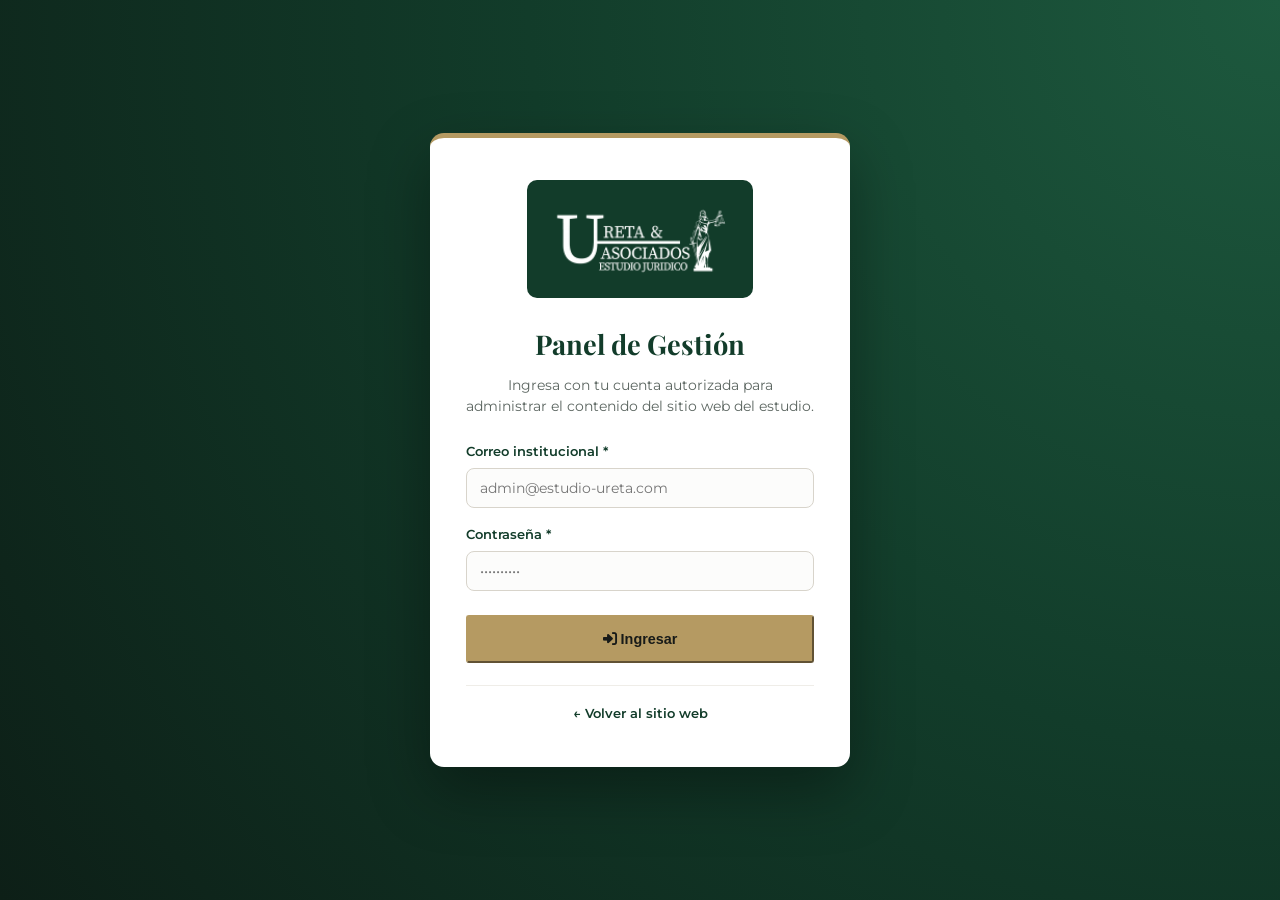
<file: admin.html>
<!DOCTYPE html>
<html lang="es">
<head>
    <meta charset="UTF-8">
    <meta name="viewport" content="width=device-width, initial-scale=1.0">
    <title>Panel de Gestión | Estudio Jurídico Ureta & Asociados</title>
    <link rel="preconnect" href="https://fonts.googleapis.com">
    <link rel="preconnect" href="https://fonts.gstatic.com" crossorigin>
    <link href="https://fonts.googleapis.com/css2?family=Montserrat:wght@400;500;600;700&family=Playfair+Display:wght@600;700&display=swap" rel="stylesheet">
    <link rel="stylesheet" href="https://cdnjs.cloudflare.com/ajax/libs/font-awesome/6.5.1/css/all.min.css">
    <link rel="stylesheet" href="css/styles.css">
    <style>
        :root {
            --adm-verde: #123c2a;
            --adm-verde-oscuro: #0c291d;
            --adm-esmeralda: #238d41;
            --adm-dorado: #b59a62;
            --adm-dorado-suave: #f7f3ea;
            --adm-fondo: #f4f2ee;
            --adm-borde: #e5e1d8;
            --adm-texto: #1e2421;
            --adm-texto-suave: #5c6661;
        }

        * { box-sizing: border-box; }

        body {
            background-color: var(--adm-fondo);
            color: var(--adm-texto);
            font-family: 'Montserrat', sans-serif;
            margin: 0;
        }

        /* ================= LOGIN ================= */
        .admin-login-screen {
            min-height: 100vh;
            display: flex;
            align-items: center;
            justify-content: center;
            background: radial-gradient(circle at top right, #1d593e 0%, #123c2a 48%, #0d1f17 100%);
            padding: 24px;
        }

        .admin-login-box {
            background: #ffffff;
            width: 100%;
            max-width: 420px;
            padding: 42px 36px;
            border-radius: 14px;
            border-top: 5px solid var(--adm-dorado);
            box-shadow: 0 24px 60px rgba(0, 0, 0, 0.35);
            text-align: center;
        }

        .admin-login-logo {
            background: var(--adm-verde);
            padding: 14px 22px;
            border-radius: 10px;
            display: inline-block;
            margin-bottom: 18px;
        }

        .admin-login-logo img {
            height: 46px;
            width: auto;
            display: block;
        }

        .admin-login-box h2 {
            font-family: 'Playfair Display', serif;
            color: var(--adm-verde);
            margin: 0 0 8px;
            font-size: 1.7rem;
        }

        .admin-login-box p {
            color: var(--adm-texto-suave);
            font-size: 0.88rem;
            margin: 0 0 24px;
            line-height: 1.5;
        }

        .admin-login-box .form-group {
            text-align: left;
            margin-bottom: 16px;
        }

        /* ================= ESTRUCTURA GENERAL ================= */
        .admin-app-layout {
            display: none;
            grid-template-columns: 268px 1fr;
            min-height: 100vh;
        }

        .admin-sidebar {
            background: linear-gradient(180deg, #123c2a 0%, #0d2a1e 100%);
            color: #ffffff;
            display: flex;
            flex-direction: column;
            border-right: 1px solid rgba(181, 154, 98, 0.35);
            position: sticky;
            top: 0;
            height: 100vh;
            overflow-y: auto;
        }

        .admin-sidebar::-webkit-scrollbar { width: 5px; }
        .admin-sidebar::-webkit-scrollbar-thumb { background: rgba(181, 154, 98, 0.35); border-radius: 10px; }

        .admin-sidebar-header {
            padding: 22px 18px 18px;
            border-bottom: 1px solid rgba(255, 255, 255, 0.1);
            text-align: center;
        }

        .admin-sidebar-header img {
            height: 44px;
            width: auto;
            margin: 0 auto 8px;
            display: block;
        }

        .admin-sidebar-header span {
            font-size: 0.72rem;
            letter-spacing: 1.5px;
            text-transform: uppercase;
            color: var(--adm-dorado);
            font-weight: 700;
        }

        .admin-nav-list {
            padding: 14px 12px;
            display: flex;
            flex-direction: column;
            gap: 3px;
            flex: 1;
        }

        .admin-nav-group {
            font-size: 0.67rem;
            text-transform: uppercase;
            letter-spacing: 1.5px;
            color: rgba(181, 154, 98, 0.85);
            font-weight: 700;
            padding: 14px 12px 5px;
        }

        .admin-tab-btn {
            background: transparent;
            border: none;
            color: #e9e6e0;
            text-align: left;
            padding: 10px 13px;
            border-radius: 8px;
            font-family: 'Montserrat', sans-serif;
            font-size: 0.85rem;
            font-weight: 500;
            cursor: pointer;
            display: flex;
            align-items: center;
            gap: 11px;
            transition: all 0.2s ease;
        }

        .admin-tab-btn i {
            width: 18px;
            text-align: center;
            color: var(--adm-dorado);
            font-size: 0.92rem;
        }

        .admin-tab-btn:hover {
            background: rgba(255, 255, 255, 0.08);
            color: #ffffff;
        }

        .admin-tab-btn.active {
            background: var(--adm-dorado);
            color: #141c18;
            font-weight: 700;
            box-shadow: 0 4px 12px rgba(0, 0, 0, 0.22);
        }

        .admin-tab-btn.active i {
            color: #141c18;
        }

        .admin-sidebar-footer {
            padding: 14px 14px 18px;
            border-top: 1px solid rgba(255, 255, 255, 0.1);
            display: flex;
            flex-direction: column;
            gap: 8px;
        }

        /* ================= CABECERA Y CONTENIDO ================= */
        .admin-main-area {
            display: flex;
            flex-direction: column;
            min-width: 0;
        }

        .admin-topbar {
            background: rgba(255, 255, 255, 0.96);
            backdrop-filter: blur(8px);
            padding: 16px 32px;
            border-bottom: 1px solid var(--adm-borde);
            display: flex;
            justify-content: space-between;
            align-items: center;
            flex-wrap: wrap;
            gap: 14px;
            position: sticky;
            top: 0;
            z-index: 40;
        }

        .admin-topbar-title h1 {
            font-family: 'Playfair Display', serif;
            font-size: 1.55rem;
            color: var(--adm-verde);
            margin: 0;
            line-height: 1.2;
        }

        .admin-topbar-title small {
            color: var(--adm-texto-suave);
            font-size: 0.78rem;
            display: block;
            margin-top: 2px;
        }

        .admin-topbar-actions {
            display: flex;
            align-items: center;
            gap: 10px;
            flex-wrap: wrap;
        }

        .admin-user-pill {
            background: var(--adm-dorado-suave);
            color: var(--adm-verde);
            padding: 8px 15px;
            border-radius: 50px;
            font-size: 0.81rem;
            font-weight: 600;
            border: 1px solid rgba(181, 154, 98, 0.45);
            display: inline-flex;
            align-items: center;
            gap: 7px;
        }

        .admin-content-body {
            padding: 28px 32px 48px;
            max-width: 1320px;
            width: 100%;
            margin: 0 auto;
        }

        .admin-tab-panel { display: none; animation: admFade 0.2s ease; }
        .admin-tab-panel.active { display: block; }

        @keyframes admFade {
            from { opacity: 0; transform: translateY(4px); }
            to { opacity: 1; transform: translateY(0); }
        }

        /* ================= DASHBOARD / RESUMEN ================= */
        .welcome-banner {
            background: linear-gradient(125deg, #123c2a 0%, #1b543c 65%, #103223 100%);
            color: #ffffff;
            padding: 26px 30px;
            border-radius: 14px;
            margin-bottom: 24px;
            display: flex;
            justify-content: space-between;
            align-items: center;
            flex-wrap: wrap;
            gap: 18px;
            border-left: 5px solid var(--adm-dorado);
            box-shadow: 0 10px 26px rgba(18, 60, 42, 0.14);
        }

        .welcome-banner h2 {
            font-family: 'Playfair Display', serif;
            font-size: 1.55rem;
            margin: 0 0 6px;
            color: #ffffff;
        }

        .welcome-banner p {
            margin: 0;
            font-size: 0.88rem;
            color: #e6e0db;
            max-width: 620px;
            line-height: 1.55;
        }

        .welcome-quick-btns {
            display: flex;
            gap: 10px;
            flex-wrap: wrap;
        }

        .kpi-grid {
            display: grid;
            grid-template-columns: repeat(3, 1fr);
            gap: 16px;
            margin-bottom: 26px;
        }

        .kpi-card {
            background: #ffffff;
            padding: 20px;
            border-radius: 12px;
            border: 1px solid var(--adm-borde);
            box-shadow: 0 4px 14px rgba(18, 60, 42, 0.04);
            display: flex;
            align-items: center;
            gap: 15px;
            cursor: pointer;
            transition: transform 0.2s ease, box-shadow 0.2s ease, border-color 0.2s ease;
        }

        .kpi-card:hover {
            transform: translateY(-3px);
            border-color: var(--adm-dorado);
            box-shadow: 0 10px 24px rgba(18, 60, 42, 0.09);
        }

        .kpi-icon {
            width: 48px;
            height: 48px;
            border-radius: 12px;
            background: var(--adm-dorado-suave);
            color: var(--adm-verde);
            display: flex;
            align-items: center;
            justify-content: center;
            font-size: 1.2rem;
            flex-shrink: 0;
            border: 1px solid rgba(181, 154, 98, 0.35);
        }

        .kpi-card.alert-kpi .kpi-icon {
            background: #fef3c7;
            color: #92400e;
            border-color: #f59e0b;
        }

        .kpi-meta span {
            font-size: 0.76rem;
            color: var(--adm-texto-suave);
            font-weight: 600;
            display: block;
            margin-bottom: 3px;
        }

        .kpi-meta strong {
            font-size: 1.75rem;
            color: var(--adm-verde);
            font-family: 'Playfair Display', serif;
            line-height: 1.1;
        }

        .dashboard-two-col {
            display: grid;
            grid-template-columns: 1fr 1fr;
            gap: 20px;
        }

        .recent-item {
            display: flex;
            justify-content: space-between;
            align-items: flex-start;
            gap: 12px;
            padding: 12px 0;
            border-bottom: 1px solid #efede8;
        }

        .recent-item:last-child { border-bottom: none; padding-bottom: 0; }
        .recent-item strong { color: var(--adm-verde); font-size: 0.88rem; display: block; }
        .recent-item small { color: var(--adm-texto-suave); font-size: 0.78rem; }

        /* ================= SUB-PESTAÑAS Y TARJETAS ================= */
        .subtab-bar {
            display: inline-flex;
            gap: 6px;
            flex-wrap: wrap;
            margin-bottom: 22px;
            background: #ffffff;
            padding: 6px;
            border-radius: 10px;
            border: 1px solid var(--adm-borde);
            box-shadow: 0 2px 8px rgba(18, 60, 42, 0.04);
        }

        .subtab-btn {
            background: transparent;
            border: none;
            color: var(--adm-texto-suave);
            padding: 9px 16px;
            border-radius: 7px;
            font-family: 'Montserrat', sans-serif;
            font-weight: 600;
            font-size: 0.83rem;
            cursor: pointer;
            display: inline-flex;
            align-items: center;
            gap: 7px;
            transition: all 0.2s ease;
        }

        .subtab-btn:hover {
            background: var(--adm-fondo);
            color: var(--adm-verde);
        }

        .subtab-btn.active {
            background: var(--adm-verde);
            color: #ffffff;
            box-shadow: 0 3px 10px rgba(18, 60, 42, 0.2);
        }

        .subtab-panel { display: none; }
        .subtab-panel.active { display: block; }

        .admin-card {
            background: #ffffff;
            padding: 26px 28px;
            border-radius: 12px;
            border: 1px solid var(--adm-borde);
            box-shadow: 0 4px 16px rgba(18, 60, 42, 0.04);
            margin-bottom: 22px;
        }

        .admin-card h3 {
            font-family: 'Playfair Display', serif;
            color: var(--adm-verde);
            font-size: 1.25rem;
            margin: 0 0 18px;
            padding-bottom: 12px;
            border-bottom: 1px solid #efede8;
            display: flex;
            align-items: center;
            justify-content: space-between;
            gap: 10px;
        }

        /* ================= FORMULARIOS ================= */
        .form-row-2 {
            display: grid;
            grid-template-columns: 1fr 1fr;
            gap: 18px;
        }

        .form-group {
            margin-bottom: 16px;
        }

        .form-group label {
            display: block;
            font-size: 0.81rem;
            font-weight: 600;
            color: var(--adm-verde);
            margin-bottom: 6px;
        }

        .form-group input[type="text"],
        .form-group input[type="email"],
        .form-group input[type="password"],
        .form-group input[type="url"],
        .form-group input[type="date"],
        .form-group input[type="number"],
        .form-group select,
        .form-group textarea {
            width: 100%;
            padding: 10px 13px;
            border: 1.5px solid #d8d4cb;
            border-radius: 8px;
            font-family: 'Montserrat', sans-serif;
            font-size: 0.88rem;
            color: var(--adm-texto);
            background: #fcfcfb;
            transition: border-color 0.2s ease, box-shadow 0.2s ease, background 0.2s ease;
        }

        .form-group input:focus,
        .form-group select:focus,
        .form-group textarea:focus {
            outline: none;
            border-color: var(--adm-dorado);
            background: #ffffff;
            box-shadow: 0 0 0 3px rgba(181, 154, 98, 0.18);
        }

        .upload-img-inline {
            margin-top: 8px;
            display: flex;
            align-items: center;
            gap: 12px;
            flex-wrap: wrap;
        }

        .btn-upload-soft {
            background: #eef4f0;
            color: var(--adm-verde);
            border: 1px solid #c5d9cd;
            padding: 7px 14px;
            border-radius: 7px;
            font-size: 0.8rem;
            font-weight: 600;
            cursor: pointer;
            display: inline-flex;
            align-items: center;
            gap: 7px;
            margin: 0 !important;
            transition: all 0.2s ease;
        }

        .btn-upload-soft:hover {
            background: var(--adm-verde);
            color: #ffffff;
            border-color: var(--adm-verde);
        }

        .helper-note {
            font-size: 0.82rem;
            color: var(--adm-texto-suave);
            background: var(--adm-dorado-suave);
            border-left: 3px solid var(--adm-dorado);
            padding: 10px 14px;
            border-radius: 0 8px 8px 0;
            margin-bottom: 16px;
        }

        /* Checks de especialidades en Staff */
        .checks-especialidades-grid {
            display: grid;
            grid-template-columns: repeat(auto-fill, minmax(225px, 1fr));
            gap: 10px;
            padding: 14px;
            background: #f9f8f5;
            border: 1.5px solid #e2ded5;
            border-radius: 10px;
        }

        .check-esp-item {
            display: flex !important;
            align-items: center;
            gap: 10px;
            padding: 10px 12px;
            background: #ffffff;
            border: 1.5px solid #d8d4cb;
            border-radius: 8px;
            cursor: pointer;
            font-size: 0.83rem;
            font-weight: 600;
            color: var(--adm-texto);
            transition: all 0.2s ease;
            margin: 0 !important;
        }

        .check-esp-item:hover { border-color: var(--adm-dorado); }
        .check-esp-item input[type="checkbox"] {
            width: 17px !important;
            height: 17px !important;
            margin: 0;
            accent-color: var(--adm-verde);
            cursor: pointer;
        }

        .check-esp-item:has(input:checked) {
            background: #eef7f1;
            border-color: var(--adm-verde);
            color: var(--adm-verde);
        }

        /* ================= TABLAS Y BOTONES DE ACCIÓN ================= */
        .table-responsive { overflow-x: auto; }

        .admin-table {
            width: 100%;
            border-collapse: collapse;
            font-size: 0.85rem;
        }

        .admin-table th {
            background: #f7f5f0;
            color: var(--adm-verde);
            text-align: left;
            padding: 12px 14px;
            font-weight: 700;
            font-size: 0.77rem;
            text-transform: uppercase;
            letter-spacing: 0.5px;
            border-bottom: 2px solid var(--adm-borde);
        }

        .admin-table td {
            padding: 13px 14px;
            border-bottom: 1px solid #efede8;
            vertical-align: middle;
        }

        .admin-table tbody tr:hover {
            background: #faf9f6;
        }

        .badge-status,
        .badge {
            display: inline-block;
            padding: 4px 11px;
            border-radius: 50px;
            font-size: 0.74rem;
            font-weight: 700;
        }

        .badge-active,
        .badge-success {
            background: #dcfce7;
            color: #166534;
        }

        .badge-hidden,
        .badge-secondary {
            background: #fee2e2;
            color: #991b1b;
        }

        .btn-sm-action,
        .btn-sm {
            background: #f6f4ef;
            border: 1px solid #d8d4cb;
            color: var(--adm-verde);
            padding: 6px 11px;
            border-radius: 6px;
            font-size: 0.78rem;
            font-weight: 600;
            cursor: pointer;
            margin-right: 4px;
            margin-bottom: 4px;
            transition: all 0.18s ease;
        }

        .btn-sm-action:hover,
        .btn-sm.btn-edit:hover {
            background: var(--adm-dorado);
            color: #141c18;
            border-color: var(--adm-dorado);
        }

        .btn-sm.btn-delete {
            color: #b91c1c;
            border-color: #fecaca;
            background: #fef2f2;
        }

        .btn-sm.btn-delete:hover {
            background: #dc2626;
            color: #ffffff;
            border-color: #dc2626;
        }

        @media (max-width: 1180px) {
            .kpi-grid { grid-template-columns: repeat(2, 1fr); }
            .dashboard-two-col { grid-template-columns: 1fr; }
        }

        @media (max-width: 960px) {
            .admin-app-layout { grid-template-columns: 1fr; }
            .admin-sidebar { position: static; height: auto; }
            .admin-nav-list { flex-direction: row; flex-wrap: wrap; }
            .admin-nav-group { width: 100%; }
            .form-row-2 { grid-template-columns: 1fr; }
            .admin-content-body { padding: 20px 16px; }
            .admin-topbar { padding: 14px 16px; }
        }

        @media (max-width: 560px) {
            .kpi-grid { grid-template-columns: 1fr; }
        }
    </style>
</head>
<body>

    <!-- =========================================================
         PANTALLA DE INICIO DE SESIÓN
         ========================================================= -->
    <div class="admin-login-screen" id="adminLoginScreen">
        <div class="admin-login-box">
            <div class="admin-login-logo">
                <img src="img/logo.png" alt="Estudio Jurídico Ureta & Asociados">
            </div>
            <h2>Panel de Gestión</h2>
            <p>Ingresa con tu cuenta autorizada para administrar el contenido del sitio web del estudio.</p>

            <form id="formLoginAdmin">
                <div class="form-group">
                    <label>Correo institucional *</label>
                    <input type="email" id="loginEmail" placeholder="admin@estudio-ureta.com" required>
                </div>
                <div class="form-group">
                    <label>Contraseña *</label>
                    <input type="password" id="loginPass" placeholder="••••••••••" required>
                </div>
                <button type="submit" class="btn btn-gold" style="width: 100%; justify-content: center; margin-top: 8px;">
                    <i class="fa-solid fa-right-to-bracket"></i> Ingresar
                </button>
                <p id="loginError" style="display: none; color: #dc2626; font-weight: 600; margin-top: 14px; font-size: 0.84rem;">
                    Correo o contraseña incorrectos. Intenta nuevamente.
                </p>
            </form>

            <div style="margin-top: 22px; border-top: 1px solid #efede8; padding-top: 14px;">
                <a href="index.html" style="color: #123c2a; font-size: 0.83rem; font-weight: 600; text-decoration: none;">
                    ← Volver al sitio web
                </a>
            </div>
        </div>
    </div>

    <!-- =========================================================
         INTERFAZ PRINCIPAL DEL PANEL DE GESTIÓN
         ========================================================= -->
    <div class="admin-app-layout" id="adminAppLayout">

        <!-- Menú Lateral Limpio -->
        <aside class="admin-sidebar">
            <div class="admin-sidebar-header">
                <img src="img/logo.png" alt="Estudio Jurídico Ureta & Asociados">
                <span>Gestión de Sitio Web</span>
            </div>

            <nav class="admin-nav-list">
                <button class="admin-tab-btn active" data-tab="tabDashboard"><i class="fa-solid fa-chart-pie"></i> Resumen</button>

                <span class="admin-nav-group">Sitio Web</span>
                <button class="admin-tab-btn" data-tab="tabPaginaInicio"><i class="fa-solid fa-house"></i> Inicio</button>
                <button class="admin-tab-btn" data-tab="tabConfig"><i class="fa-solid fa-building-columns"></i> Nosotros</button>
                <button class="admin-tab-btn" data-tab="tabAreas"><i class="fa-solid fa-scale-balanced"></i> Nuestras Áreas</button>
                <button class="admin-tab-btn" data-tab="tabStaff"><i class="fa-solid fa-user-tie"></i> Nuestro Staff</button>
                <button class="admin-tab-btn" data-tab="tabBlog"><i class="fa-solid fa-newspaper"></i> Artículos</button>
                <button class="admin-tab-btn" data-tab="tabEventos"><i class="fa-solid fa-calendar-days"></i> Eventos</button>
                <button class="admin-tab-btn" data-tab="tabHistorias"><i class="fa-solid fa-user-graduate"></i> De Practicante a Abogado</button>
                <button class="admin-tab-btn" data-tab="tabVacantes"><i class="fa-solid fa-briefcase"></i> Trabaja con Nosotros</button>
                <button class="admin-tab-btn" data-tab="tabContactos"><i class="fa-solid fa-envelope-open-text"></i> Contacto</button>

                <span class="admin-nav-group">Atención y Control</span>
                <button class="admin-tab-btn" data-tab="tabPostulaciones"><i class="fa-solid fa-file-pdf"></i> Postulaciones</button>
                <button class="admin-tab-btn" data-tab="tabTestimonios"><i class="fa-solid fa-comments"></i> Testimonios y Comentarios</button>
                <button class="admin-tab-btn" data-tab="tabUsuarios"><i class="fa-solid fa-users-gear"></i> Usuarios</button>
            </nav>

            <div class="admin-sidebar-footer">
                <a href="index.html" target="_blank" class="btn btn-gold" style="justify-content: center; font-size: 0.82rem; padding: 9px;">
                    <i class="fa-solid fa-arrow-up-right-from-square"></i> Ver sitio web
                </a>
                <button id="btnCerrarSesion" class="btn btn-primary-dark" style="justify-content: center; font-size: 0.82rem; padding: 9px; border-color: rgba(255,255,255,0.22) !important;">
                    <i class="fa-solid fa-power-off"></i> Cerrar sesión
                </button>
            </div>
        </aside>

        <!-- Área Principal -->
        <main class="admin-main-area">
            <header class="admin-topbar">
                <div class="admin-topbar-title">
                    <h1 id="adminSeccionTitulo">Resumen</h1>
                    <small id="adminFechaHoy">Estudio Jurídico Ureta & Asociados</small>
                </div>
                <div class="admin-topbar-actions">
                    <span class="admin-user-pill" id="adminNombreUsuario"><i class="fa-solid fa-user-shield"></i> Administrador Principal</span>
                    <button id="btnResetDatabase" class="btn btn-primary-dark" style="padding: 8px 15px; font-size: 0.8rem;">
                        <i class="fa-solid fa-rotate"></i> Actualizar datos
                    </button>
                </div>
            </header>

            <div class="admin-content-body">

                <!-- =====================================
                     RESUMEN GENERAL
                     ===================================== -->
                <section class="admin-tab-panel active" id="tabDashboard">
                    <div class="welcome-banner">
                        <div>
                            <h2>Bienvenido al Panel del Estudio</h2>
                            <p>Desde aquí puedes editar los textos, fotografías, abogados, artículos, eventos y revisar las consultas o postulaciones recibidas. Todo cambio guardado se refleja al instante en tu sitio web.</p>
                        </div>
                        <div class="welcome-quick-btns">
                            <button type="button" class="btn btn-gold" onclick="irASeccionAdmin('tabContactos')">
                                <i class="fa-solid fa-envelope-open-text"></i> Ver consultas
                            </button>
                            <button type="button" class="btn btn-outline-light" onclick="irASeccionAdmin('tabBlog')">
                                <i class="fa-solid fa-plus"></i> Nuevo artículo
                            </button>
                        </div>
                    </div>

                    <div class="kpi-grid">
                        <div class="kpi-card" onclick="irASeccionAdmin('tabAreas')">
                            <div class="kpi-icon"><i class="fa-solid fa-scale-balanced"></i></div>
                            <div class="kpi-meta">
                                <span>Especialidades activas</span>
                                <strong id="kpiTotalAreas">0</strong>
                            </div>
                        </div>
                        <div class="kpi-card" onclick="irASeccionAdmin('tabStaff')">
                            <div class="kpi-icon"><i class="fa-solid fa-user-tie"></i></div>
                            <div class="kpi-meta">
                                <span>Abogados en staff</span>
                                <strong id="kpiTotalAbogados">0</strong>
                            </div>
                        </div>
                        <div class="kpi-card" onclick="irASeccionAdmin('tabBlog')">
                            <div class="kpi-icon"><i class="fa-solid fa-newspaper"></i></div>
                            <div class="kpi-meta">
                                <span>Artículos publicados</span>
                                <strong id="kpiTotalBlog">0</strong>
                            </div>
                        </div>
                        <div class="kpi-card" onclick="irASeccionAdmin('tabEventos')">
                            <div class="kpi-icon"><i class="fa-solid fa-calendar-days"></i></div>
                            <div class="kpi-meta">
                                <span>Eventos publicados</span>
                                <strong id="kpiTotalEventos">0</strong>
                            </div>
                        </div>
                        <div class="kpi-card" onclick="irASeccionAdmin('tabContactos')">
                            <div class="kpi-icon"><i class="fa-solid fa-envelope-open-text"></i></div>
                            <div class="kpi-meta">
                                <span>Consultas recibidas</span>
                                <strong id="kpiTotalContactos">0</strong>
                            </div>
                        </div>
                        <div class="kpi-card" onclick="irASeccionAdmin('tabPostulaciones')">
                            <div class="kpi-icon"><i class="fa-solid fa-file-pdf"></i></div>
                            <div class="kpi-meta">
                                <span>Postulaciones recibidas</span>
                                <strong id="kpiTotalPostulaciones">0</strong>
                            </div>
                        </div>
                        <div class="kpi-card" onclick="irASeccionAdmin('tabVacantes')">
                            <div class="kpi-icon"><i class="fa-solid fa-briefcase"></i></div>
                            <div class="kpi-meta">
                                <span>Convocatorias abiertas</span>
                                <strong id="kpiTotalVacantes">0</strong>
                            </div>
                        </div>
                        <div class="kpi-card" id="cardKpiTestimonios" onclick="irASeccionAdmin('tabTestimonios')">
                            <div class="kpi-icon"><i class="fa-solid fa-star-half-stroke"></i></div>
                            <div class="kpi-meta">
                                <span>Testimonios por revisar</span>
                                <strong id="kpiTestimoniosPendientes">0</strong>
                            </div>
                        </div>
                        <div class="kpi-card" id="cardKpiComentarios" onclick="irASeccionAdmin('tabTestimonios')">
                            <div class="kpi-icon"><i class="fa-solid fa-comments"></i></div>
                            <div class="kpi-meta">
                                <span>Comentarios por revisar</span>
                                <strong id="kpiComentariosPendientes">0</strong>
                            </div>
                        </div>
                    </div>

                    <div class="dashboard-two-col">
                        <div class="admin-card">
                            <h3>
                                <span><i class="fa-solid fa-envelope" style="color: var(--adm-dorado); margin-right: 8px;"></i>Últimas consultas</span>
                                <button type="button" class="btn-sm-action" onclick="irASeccionAdmin('tabContactos')">Ver todas</button>
                            </h3>
                            <div id="resumenUltimasConsultas">
                                <p style="color:#5c6661; font-size:0.86rem;">Cargando consultas recientes...</p>
                            </div>
                        </div>

                        <div class="admin-card">
                            <h3>
                                <span><i class="fa-solid fa-file-pdf" style="color: var(--adm-dorado); margin-right: 8px;"></i>Últimas postulaciones</span>
                                <button type="button" class="btn-sm-action" onclick="irASeccionAdmin('tabPostulaciones')">Ver todas</button>
                            </h3>
                            <div id="resumenUltimasPostulaciones">
                                <p style="color:#5c6661; font-size:0.86rem;">Cargando postulaciones recientes...</p>
                            </div>
                        </div>
                    </div>
                </section>

                <!-- =====================================
                     INICIO
                     ===================================== -->
                <section class="admin-tab-panel" id="tabPaginaInicio">
                    <div class="subtab-bar">
                        <button type="button" class="subtab-btn active" data-subtab="subIniHero"><i class="fa-solid fa-images"></i> Portadas principales</button>
                        <button type="button" class="subtab-btn" data-subtab="subIniPres"><i class="fa-solid fa-building"></i> Presentación y pilares</button>
                        <button type="button" class="subtab-btn" data-subtab="subIniPorque"><i class="fa-solid fa-star"></i> Por qué elegirnos</button>
                        <button type="button" class="subtab-btn" data-subtab="subIniTitulos"><i class="fa-solid fa-heading"></i> Títulos de secciones</button>
                    </div>

                    <div class="subtab-panel active" id="subIniHero">
                        <div class="admin-card">
                            <h3 id="tituloFormPortada">Agregar o editar portada principal</h3>
                            <form id="formPortada">
                                <input type="hidden" id="portadaIdEdit">
                                <div class="form-row-2">
                                    <div class="form-group">
                                        <label>Título principal *</label>
                                        <input type="text" id="portadaTitulo" placeholder="Ej. Lealtad, trascendencia y excelencia" required>
                                    </div>
                                    <div class="form-group">
                                        <label>Etiqueta superior</label>
                                        <input type="text" id="portadaSubtitulo" placeholder="ESTUDIO JURÍDICO URETA & ASOCIADOS">
                                    </div>
                                </div>
                                <div class="form-group">
                                    <label>Descripción breve *</label>
                                    <textarea id="portadaDescripcion" rows="2" required></textarea>
                                </div>
                                <div class="form-group">
                                    <label>Imagen de fondo *</label>
                                    <input type="text" id="portadaImagenUrl" placeholder="Pega un enlace de imagen o sube una foto desde tu equipo" required>
                                    <input type="file" id="portadaArchivoImg" accept="image/*" style="display:none;">
                                    <div class="upload-img-inline">
                                        <label class="btn-upload-soft">
                                            <i class="fa-solid fa-upload"></i> Subir foto desde mi equipo
                                            <input type="file" class="input-subir-foto-pc" data-target="portadaImagenUrl" data-carpeta="portadas" accept="image/*" style="display:none;">
                                        </label>
                                        <small class="estado-subida-foto" style="color:#238d41; font-weight:600;"></small>
                                    </div>
                                </div>
                                <div class="form-row-2">
                                    <div class="form-group"><label>Texto del botón principal</label><input type="text" id="portadaBtn1Texto" value="Conoce nuestros servicios"></div>
                                    <div class="form-group"><label>Página destino del botón</label><input type="text" id="portadaBtn1Url" value="areas.html"></div>
                                </div>
                                <div class="form-row-2">
                                    <div class="form-group"><label>Texto del segundo botón</label><input type="text" id="portadaBtn2Texto" value="Solicita una asesoría"></div>
                                    <div class="form-group"><label>Orden de aparición</label><input type="number" id="portadaOrden" value="1" min="1"></div>
                                </div>
                                <button type="submit" class="btn btn-gold"><i class="fa-solid fa-floppy-disk"></i> Guardar portada</button>
                                <button type="button" id="btnCancelarPortada" class="btn btn-primary-dark" style="display:none;">Cancelar edición</button>
                            </form>
                        </div>

                        <div class="admin-card">
                            <h3>Portadas registradas</h3>
                            <div class="table-responsive">
                                <table class="admin-table">
                                    <thead><tr><th>Orden</th><th>Vista previa</th><th>Título</th><th>Estado</th><th>Acciones</th></tr></thead>
                                    <tbody id="tablaAdminPortadas"></tbody>
                                </table>
                            </div>
                        </div>
                    </div>

                    <form id="formContenidoInicio">
                        <div class="subtab-panel" id="subIniPres">
                            <div class="admin-card">
                                <h3>Presentación del estudio en Inicio</h3>
                                <div class="form-row-2">
                                    <div class="form-group"><label>Etiqueta superior</label><input type="text" id="iniPresTag"></div>
                                    <div class="form-group"><label>Título principal</label><input type="text" id="iniPresTitulo"></div>
                                </div>
                                <div class="form-group"><label>Texto de presentación</label><textarea id="iniPresTexto" rows="3"></textarea></div>
                                <div class="form-group">
                                    <label>Fotografía de la oficina</label>
                                    <input type="text" id="iniPresImagen" placeholder="Pega un enlace de imagen o sube una foto">
                                    <div class="upload-img-inline">
                                        <label class="btn-upload-soft">
                                            <i class="fa-solid fa-upload"></i> Subir foto desde mi equipo
                                            <input type="file" class="input-subir-foto-pc" data-target="iniPresImagen" data-carpeta="inicio" accept="image/*" style="display:none;">
                                        </label>
                                        <small class="estado-subida-foto" style="color:#238d41; font-weight:600;"></small>
                                    </div>
                                </div>
                                <div class="form-row-2">
                                    <div class="form-group"><label>Recuadro sobre foto — Título</label><input type="text" id="iniBadgeTitulo"></div>
                                    <div class="form-group"><label>Recuadro sobre foto — Frase</label><input type="text" id="iniBadgeSub"></div>
                                </div>
                            </div>

                            <div class="admin-card">
                                <h3>Los 4 pilares del estudio</h3>
                                <div id="contenedorEditorPilares"></div>
                                <button type="submit" class="btn btn-gold" style="margin-top:14px;"><i class="fa-solid fa-floppy-disk"></i> Guardar cambios de Inicio</button>
                            </div>
                        </div>

                        <div class="subtab-panel" id="subIniPorque">
                            <div class="admin-card">
                                <h3>Sección ¿Por qué elegirnos?</h3>
                                <div class="form-row-2">
                                    <div class="form-group"><label>Etiqueta superior</label><input type="text" id="iniPorqueTag"></div>
                                    <div class="form-group"><label>Título de la sección</label><input type="text" id="iniPorqueTitulo"></div>
                                </div>
                                <div class="form-group"><label>Subtítulo</label><input type="text" id="iniPorqueSub"></div>
                                <div id="contenedorEditorPorque"></div>
                            </div>

                            <div class="admin-card">
                                <h3>Franja final de invitación al contacto</h3>
                                <div class="form-group"><label>Título principal</label><input type="text" id="iniCtaTitulo"></div>
                                <div class="form-group"><label>Descripción</label><input type="text" id="iniCtaSub"></div>
                                <button type="submit" class="btn btn-gold"><i class="fa-solid fa-floppy-disk"></i> Guardar cambios de Inicio</button>
                            </div>
                        </div>

                        <div class="subtab-panel" id="subIniTitulos">
                            <div class="admin-card">
                                <h3>Títulos de las secciones en Inicio</h3>
                                <div class="form-row-2">
                                    <div class="form-group"><label>Áreas — Etiqueta</label><input type="text" id="iniAreasTag"></div>
                                    <div class="form-group"><label>Áreas — Título</label><input type="text" id="iniAreasTitulo"></div>
                                </div>
                                <div class="form-group"><label>Áreas — Subtítulo</label><input type="text" id="iniAreasSub"></div>
                                <hr style="margin:18px 0; border:none; border-top:1px solid #efede8;">
                                <div class="form-row-2">
                                    <div class="form-group"><label>Equipo — Etiqueta</label><input type="text" id="iniStaffTag"></div>
                                    <div class="form-group"><label>Equipo — Título</label><input type="text" id="iniStaffTitulo"></div>
                                </div>
                                <div class="form-group"><label>Equipo — Subtítulo</label><input type="text" id="iniStaffSub"></div>
                                <hr style="margin:18px 0; border:none; border-top:1px solid #efede8;">
                                <div class="form-row-2">
                                    <div class="form-group"><label>Testimonios — Etiqueta</label><input type="text" id="iniTestTag"></div>
                                    <div class="form-group"><label>Testimonios — Título</label><input type="text" id="iniTestTitulo"></div>
                                </div>
                                <div class="form-group"><label>Testimonios — Subtítulo</label><input type="text" id="iniTestSub"></div>
                                <hr style="margin:18px 0; border:none; border-top:1px solid #efede8;">
                                <div class="form-row-2">
                                    <div class="form-group"><label>Artículos — Etiqueta</label><input type="text" id="iniArtTag"></div>
                                    <div class="form-group"><label>Artículos — Título</label><input type="text" id="iniArtTitulo"></div>
                                </div>
                                <div class="form-group"><label>Artículos — Subtítulo</label><input type="text" id="iniArtSub"></div>
                                <button type="submit" class="btn btn-gold"><i class="fa-solid fa-floppy-disk"></i> Guardar cambios de Inicio</button>
                            </div>
                        </div>
                    </form>
                </section>

                <!-- =====================================
                     NUESTRAS ÁREAS
                     ===================================== -->
                <section class="admin-tab-panel" id="tabAreas">
                    <div class="subtab-bar">
                        <button type="button" class="subtab-btn active" data-subtab="subAreasLista"><i class="fa-solid fa-scale-balanced"></i> Especialidades jurídicas</button>
                        <button type="button" class="subtab-btn" data-subtab="subAreasPagina"><i class="fa-solid fa-pen-to-square"></i> Portada y textos de la página</button>
                    </div>

                    <div class="subtab-panel active" id="subAreasLista">
                        <div class="admin-card">
                            <h3 id="tituloFormArea">Agregar o editar especialidad jurídica</h3>
                            <form id="formNuevaArea">
                                <input type="hidden" id="areaIdEdit">
                                <div class="form-row-2">
                                    <div class="form-group">
                                        <label>Nombre de la especialidad *</label>
                                        <input type="text" id="areaNuevoNombre" placeholder="Ej. Derecho Civil" required>
                                    </div>
                                    <div class="form-group">
                                        <label>Ícono decorativo</label>
                                        <input type="text" id="areaNuevoIcono" value="fa-solid fa-scale-balanced">
                                    </div>
                                </div>
                                <div class="form-group">
                                    <label>Imagen de la especialidad *</label>
                                    <input type="text" id="areaNuevaImg" placeholder="Pega un enlace de imagen o sube una foto" required>
                                    <input type="file" id="areaArchivoImg" accept="image/*" style="display:none;">
                                    <div class="upload-img-inline">
                                        <label class="btn-upload-soft">
                                            <i class="fa-solid fa-upload"></i> Subir foto desde mi equipo
                                            <input type="file" class="input-subir-foto-pc" data-target="areaNuevaImg" data-carpeta="areas" accept="image/*" style="display:none;">
                                        </label>
                                        <small class="estado-subida-foto" style="color:#238d41; font-weight:600;"></small>
                                    </div>
                                </div>
                                <div class="form-group">
                                    <label>Resumen breve para la tarjeta *</label>
                                    <textarea id="areaNuevoResumen" rows="2" required></textarea>
                                </div>
                                <div class="form-group">
                                    <label>Descripción completa del servicio *</label>
                                    <textarea id="areaNuevaDesc" rows="3" required></textarea>
                                </div>
                                <div class="form-row-2">
                                    <div class="form-group">
                                        <label>Servicios que ofrecemos — uno por línea *</label>
                                        <textarea id="areaNuevosServicios" rows="4" required></textarea>
                                    </div>
                                    <div class="form-group">
                                        <label>Casos en los que asesoramos — uno por línea *</label>
                                        <textarea id="areaNuevasSituaciones" rows="4" required></textarea>
                                    </div>
                                </div>
                                <button type="submit" class="btn btn-gold"><i class="fa-solid fa-floppy-disk"></i> Guardar especialidad</button>
                                <button type="button" id="btnCancelarArea" class="btn btn-primary-dark" style="display:none;">Cancelar edición</button>
                            </form>
                        </div>

                        <div class="admin-card">
                            <h3>Especialidades registradas</h3>
                            <div class="table-responsive">
                                <table class="admin-table">
                                    <thead>
                                        <tr>
                                            <th>Especialidad</th>
                                            <th>Resumen</th>
                                            <th>Estado</th>
                                            <th>Acciones</th>
                                        </tr>
                                    </thead>
                                    <tbody id="tablaAdminAreas"></tbody>
                                </table>
                            </div>
                        </div>
                    </div>

                    <div class="subtab-panel" id="subAreasPagina">
                        <form id="formContenidoAreas">
                            <div class="admin-card">
                                <h3>Portada y encabezado de Nuestras Áreas</h3>
                                <div class="form-row-2">
                                    <div class="form-group"><label>Etiqueta superior</label><input type="text" id="arInBannerTag"></div>
                                    <div class="form-group"><label>Título principal</label><input type="text" id="arInBannerTitulo"></div>
                                </div>
                                <div class="form-group"><label>Descripción de portada</label><textarea id="arInBannerSub" rows="2"></textarea></div>
                                <div class="form-group">
                                    <label>Imagen de fondo de portada</label>
                                    <input type="text" id="arInBannerImg" placeholder="Pega un enlace de imagen o sube una foto">
                                    <div class="upload-img-inline">
                                        <label class="btn-upload-soft">
                                            <i class="fa-solid fa-upload"></i> Subir foto desde mi equipo
                                            <input type="file" class="input-subir-foto-pc" data-target="arInBannerImg" data-carpeta="areas" accept="image/*" style="display:none;">
                                        </label>
                                        <small class="estado-subida-foto" style="color:#238d41; font-weight:600;"></small>
                                    </div>
                                </div>
                                <hr style="margin:18px 0; border:none; border-top:1px solid #efede8;">
                                <div class="form-row-2">
                                    <div class="form-group"><label>Catálogo — Etiqueta</label><input type="text" id="arInCatTag"></div>
                                    <div class="form-group"><label>Catálogo — Título</label><input type="text" id="arInCatTitulo"></div>
                                </div>
                                <div class="form-group"><label>Catálogo — Subtítulo</label><input type="text" id="arInCatSub"></div>
                                <div class="form-group"><label>Texto guía del buscador</label><input type="text" id="arInBuscadorPh"></div>
                            </div>

                            <div class="admin-card">
                                <h3>Textos de la vista detallada de cada área</h3>
                                <div class="form-row-2">
                                    <div class="form-group"><label>Etiqueta superior del área</label><input type="text" id="arInDetBadge"></div>
                                    <div class="form-group"><label>Subtítulo de alcance</label><input type="text" id="arInDetAlcanceTag"></div>
                                </div>
                                <div class="form-row-2">
                                    <div class="form-group"><label>Título de presentación</label><input type="text" id="arInDetAlcanceTit"></div>
                                    <div class="form-group"><label>Título lista de servicios</label><input type="text" id="arInDetServTit"></div>
                                </div>
                                <div class="form-row-2">
                                    <div class="form-group"><label>Título lista de situaciones</label><input type="text" id="arInDetSitTit"></div>
                                    <div class="form-group"><label>Título menú lateral de áreas</label><input type="text" id="arInDetSidebarTit"></div>
                                </div>
                                <hr style="margin:18px 0; border:none; border-top:1px solid #efede8;">
                                <div class="form-row-2">
                                    <div class="form-group"><label>Formulario lateral — Etiqueta</label><input type="text" id="arInDetFormTag"></div>
                                    <div class="form-group"><label>Formulario lateral — Título</label><input type="text" id="arInDetFormTit"></div>
                                </div>
                                <div class="form-group"><label>Formulario lateral — Descripción</label><input type="text" id="arInDetFormSub"></div>
                            </div>

                            <div class="admin-card">
                                <h3>Franja final de invitación al contacto</h3>
                                <div class="form-group"><label>Título</label><input type="text" id="arInCtaTitulo"></div>
                                <div class="form-group"><label>Descripción</label><input type="text" id="arInCtaSub"></div>
                                <button type="submit" class="btn btn-gold"><i class="fa-solid fa-floppy-disk"></i> Guardar textos de Nuestras Áreas</button>
                            </div>
                        </form>
                    </div>
                </section>

                <!-- =====================================
                     NUESTRO STAFF
                     ===================================== -->
                <section class="admin-tab-panel" id="tabStaff">
                    <div class="subtab-bar">
                        <button type="button" class="subtab-btn active" data-subtab="subStaffLista"><i class="fa-solid fa-user-tie"></i> Directorio de abogados</button>
                        <button type="button" class="subtab-btn" data-subtab="subStaffPagina"><i class="fa-solid fa-pen-to-square"></i> Portada y textos de la página</button>
                    </div>

                    <div class="subtab-panel active" id="subStaffLista">
                        <div class="admin-card">
                            <h3 id="tituloFormStaff">Agregar o editar abogado</h3>
                            <form id="formNuevoAbogado">
                                <input type="hidden" id="abIdEdit">
                                <div class="form-row-2">
                                    <div class="form-group">
                                        <label>Nombre completo *</label>
                                        <input type="text" id="abNombre" required>
                                    </div>
                                    <div class="form-group">
                                        <label>Cargo en el estudio *</label>
                                        <input type="text" id="abCargo" required>
                                    </div>
                                </div>
                                <div class="form-row-2">
                                    <div class="form-group">
                                        <label>Número de colegiatura</label>
                                        <input type="text" id="abColegiatura" placeholder="Ej. CAA N.° 0000">
                                    </div>
                                    <div class="form-group">
                                        <label>Correo profesional</label>
                                        <input type="email" id="abCorreo" value="contacto@estudio-ureta.com">
                                    </div>
                                </div>
                                <div class="form-group">
                                    <label>Fotografía del abogado *</label>
                                    <input type="text" id="abFoto" placeholder="Pega un enlace de imagen o sube una foto" required>
                                    <input type="file" id="abArchivoFoto" accept="image/*" style="display:none;">
                                    <div class="upload-img-inline">
                                        <label class="btn-upload-soft">
                                            <i class="fa-solid fa-upload"></i> Subir foto desde mi equipo
                                            <input type="file" class="input-subir-foto-pc" data-target="abFoto" data-carpeta="staff" accept="image/*" style="display:none;">
                                        </label>
                                        <small class="estado-subida-foto" style="color:#238d41; font-weight:600;"></small>
                                    </div>
                                </div>
                                <div class="form-group">
                                    <label>Especialidades del abogado — marca una o varias *</label>
                                    <div id="abEspecialidadesChecks" class="checks-especialidades-grid"></div>
                                    <small id="errorAbEspecialidades" style="color: #dc2626; display: none; margin-top: 6px; font-weight: 600;">
                                        Marca al menos una especialidad antes de guardar.
                                    </small>
                                </div>
                                <div class="form-row-2">
                                    <div class="form-group">
                                        <label>Formación académica *</label>
                                        <textarea id="abFormacion" rows="3" required></textarea>
                                    </div>
                                    <div class="form-group">
                                        <label>Cursos y especializaciones</label>
                                        <textarea id="abCursos" rows="3"></textarea>
                                    </div>
                                </div>
                                <input type="hidden" id="abExperiencia" value="">
                                <div class="form-group">
                                    <label>Perfil profesional y biografía *</label>
                                    <textarea id="abBiografia" rows="3" required></textarea>
                                </div>
                                <button type="submit" class="btn btn-gold"><i class="fa-solid fa-floppy-disk"></i> Guardar abogado</button>
                                <button type="button" id="btnCancelarAbogado" class="btn btn-primary-dark" style="display:none;">Cancelar edición</button>
                            </form>
                        </div>

                        <div class="admin-card">
                            <h3>Equipo registrado</h3>
                            <div class="table-responsive">
                                <table class="admin-table">
                                    <thead>
                                        <tr>
                                            <th>Abogado</th>
                                            <th>Cargo y colegiatura</th>
                                            <th>Especialidades</th>
                                            <th>Estado</th>
                                            <th>Acciones</th>
                                        </tr>
                                    </thead>
                                    <tbody id="tablaAdminStaff"></tbody>
                                </table>
                            </div>
                        </div>
                    </div>

                    <div class="subtab-panel" id="subStaffPagina">
                        <form id="formContenidoStaff">
                            <div class="admin-card">
                                <h3>Portada de Nuestro Staff</h3>
                                <div class="form-row-2">
                                    <div class="form-group"><label>Etiqueta superior</label><input type="text" id="stInBannerTag"></div>
                                    <div class="form-group"><label>Título principal</label><input type="text" id="stInBannerTitulo"></div>
                                </div>
                                <div class="form-group"><label>Descripción de portada</label><textarea id="stInBannerSub" rows="2"></textarea></div>
                                <div class="form-group">
                                    <label>Imagen de fondo de portada</label>
                                    <input type="text" id="stInBannerImg" placeholder="Pega un enlace de imagen o sube una foto">
                                    <div class="upload-img-inline">
                                        <label class="btn-upload-soft">
                                            <i class="fa-solid fa-upload"></i> Subir foto desde mi equipo
                                            <input type="file" class="input-subir-foto-pc" data-target="stInBannerImg" data-carpeta="staff" accept="image/*" style="display:none;">
                                        </label>
                                        <small class="estado-subida-foto" style="color:#238d41; font-weight:600;"></small>
                                    </div>
                                </div>
                            </div>

                            <div class="admin-card">
                                <h3>Encabezado y buscador del directorio</h3>
                                <div class="form-row-2">
                                    <div class="form-group"><label>Etiqueta superior</label><input type="text" id="stInDirTag"></div>
                                    <div class="form-group"><label>Título de la sección</label><input type="text" id="stInDirTitulo"></div>
                                </div>
                                <div class="form-group"><label>Subtítulo</label><input type="text" id="stInDirSub"></div>
                                <div class="form-row-2">
                                    <div class="form-group"><label>Texto guía del buscador</label><input type="text" id="stInBuscadorPh"></div>
                                    <div class="form-group"><label>Opción principal del filtro</label><input type="text" id="stInFiltroTodas"></div>
                                </div>
                                <div class="form-group"><label>Texto del botón en cada tarjeta</label><input type="text" id="stInBtnPerfil"></div>
                            </div>

                            <div class="admin-card">
                                <h3>Franja final de invitación al contacto</h3>
                                <div class="form-group"><label>Título</label><input type="text" id="stInCtaTitulo"></div>
                                <div class="form-group"><label>Descripción</label><input type="text" id="stInCtaSub"></div>
                                <button type="submit" class="btn btn-gold"><i class="fa-solid fa-floppy-disk"></i> Guardar textos de Nuestro Staff</button>
                            </div>
                        </form>
                    </div>
                </section>

                <!-- =====================================
                     ARTÍCULOS
                     ===================================== -->
                <section class="admin-tab-panel" id="tabBlog">
                    <div class="subtab-bar">
                        <button type="button" class="subtab-btn active" data-subtab="subBlogLista"><i class="fa-solid fa-newspaper"></i> Gestión de artículos</button>
                        <button type="button" class="subtab-btn" data-subtab="subBlogPagina"><i class="fa-solid fa-pen-to-square"></i> Portada y textos de la página</button>
                    </div>

                    <div class="subtab-panel active" id="subBlogLista">
                        <div class="admin-card">
                            <h3 id="tituloFormBlog">Publicar o editar artículo</h3>
                            <form id="formNuevoBlog">
                                <input type="hidden" id="blogIdEdit">
                                <div class="form-row-2">
                                    <div class="form-group">
                                        <label>Título del artículo *</label>
                                        <input type="text" id="blogTitulo" required>
                                    </div>
                                    <div class="form-group">
                                        <label>Autor *</label>
                                        <input type="text" id="blogAutor" value="Peter Hans Ureta Escobedo" required>
                                    </div>
                                </div>
                                <div class="form-row-2">
                                    <div class="form-group">
                                        <label>Categoría</label>
                                        <select id="blogCategoria">
                                            <option value="Opinión jurídica">Opinión jurídica</option>
                                            <option value="Actualidad jurídica">Actualidad jurídica</option>
                                            <option value="Derecho Civil">Derecho Civil</option>
                                            <option value="Derecho Laboral">Derecho Laboral</option>
                                            <option value="Derecho de Familia">Derecho de Familia</option>
                                            <option value="Derecho Penal">Derecho Penal</option>
                                            <option value="Derecho Penal - Delitos Especiales">Derecho Penal - Delitos Especiales</option>
                                            <option value="Derecho Penal - Delitos Comunes">Derecho Penal - Delitos Comunes</option>
                                            <option value="Saneamientos">Saneamientos</option>
                                            <option value="Arbitraje">Arbitraje</option>
                                            <option value="Derecho Empresarial">Derecho Empresarial</option>
                                            <option value="Derecho Administrativo">Derecho Administrativo</option>
                                        </select>
                                    </div>
                                    <div class="form-group">
                                        <label>Tipo de publicación</label>
                                        <select id="blogTipo">
                                            <option value="ArticuloPropio">Artículo propio del Estudio</option>
                                            <option value="AnalisisJuridico">Análisis jurídico</option>
                                            <option value="NoticiaExterna">Noticia jurídica externa</option>
                                        </select>
                                    </div>
                                </div>
                                <div class="form-group">
                                    <label>Imagen principal del artículo *</label>
                                    <input type="text" id="blogImagen" placeholder="Pega un enlace de imagen o sube una foto" required>
                                    <input type="file" id="blogArchivoImg" accept="image/*" style="display:none;">
                                    <div class="upload-img-inline">
                                        <label class="btn-upload-soft">
                                            <i class="fa-solid fa-upload"></i> Subir foto desde mi equipo
                                            <input type="file" class="input-subir-foto-pc" data-target="blogImagen" data-carpeta="articulos" accept="image/*" style="display:none;">
                                        </label>
                                        <small class="estado-subida-foto" style="color:#238d41; font-weight:600;"></small>
                                    </div>
                                </div>
                                <div class="form-row-2">
                                    <div class="form-group">
                                        <label>Nombre de fuente externa — opcional</label>
                                        <input type="text" id="blogFuenteNombre" placeholder="Ej. Diario Oficial El Peruano">
                                    </div>
                                    <div class="form-group">
                                        <label>Enlace de fuente externa — opcional</label>
                                        <input type="url" id="blogFuenteUrl" placeholder="https://...">
                                    </div>
                                </div>
                                <div class="form-group">
                                    <label>Resumen breve *</label>
                                    <textarea id="blogSubtitulo" rows="2" required></textarea>
                                </div>
                                <div class="form-group">
                                    <label>Contenido completo *</label>
                                    <textarea id="blogContenido" rows="5" required></textarea>
                                </div>
                                <div style="display:flex; gap:16px; align-items:center; flex-wrap:wrap; margin-bottom:16px;">
                                    <label style="display:flex; align-items:center; gap:7px; cursor:pointer; font-size:0.86rem; font-weight:600;">
                                        <input type="checkbox" id="blogDestacado" style="width:16px; height:16px; accent-color:#123c2a;"> Destacar en la parte superior
                                    </label>
                                    <select id="blogEstado" style="width:auto; padding:8px 12px; border-radius:7px; border:1.5px solid #d8d4cb;">
                                        <option value="Publicado">Publicado</option>
                                        <option value="Archivado">Archivado</option>
                                    </select>
                                </div>
                                <button type="submit" class="btn btn-gold"><i class="fa-solid fa-floppy-disk"></i> Guardar artículo</button>
                                <button type="button" id="btnCancelarBlog" class="btn btn-primary-dark" style="display:none;">Cancelar edición</button>
                            </form>
                        </div>

                        <div class="admin-card">
                            <h3>Artículos publicados</h3>
                            <div class="table-responsive">
                                <table class="admin-table">
                                    <thead>
                                        <tr>
                                            <th>Título</th>
                                            <th>Categoría</th>
                                            <th>Autor</th>
                                            <th>Estado</th>
                                            <th>Acciones</th>
                                        </tr>
                                    </thead>
                                    <tbody id="tablaAdminBlog"></tbody>
                                </table>
                            </div>
                        </div>
                    </div>

                    <div class="subtab-panel" id="subBlogPagina">
                        <form id="formContenidoArticulos">
                            <div class="admin-card">
                                <h3>Portada de Artículos</h3>
                                <div class="form-row-2">
                                    <div class="form-group"><label>Etiqueta superior</label><input type="text" id="artInBannerTag"></div>
                                    <div class="form-group"><label>Título principal</label><input type="text" id="artInBannerTitulo"></div>
                                </div>
                                <div class="form-group"><label>Descripción de portada</label><textarea id="artInBannerSub" rows="2"></textarea></div>
                                <div class="form-group">
                                    <label>Imagen de fondo de portada</label>
                                    <input type="text" id="artInBannerImg" placeholder="Pega un enlace de imagen o sube una foto">
                                    <div class="upload-img-inline">
                                        <label class="btn-upload-soft">
                                            <i class="fa-solid fa-upload"></i> Subir foto desde mi equipo
                                            <input type="file" class="input-subir-foto-pc" data-target="artInBannerImg" data-carpeta="articulos" accept="image/*" style="display:none;">
                                        </label>
                                        <small class="estado-subida-foto" style="color:#238d41; font-weight:600;"></small>
                                    </div>
                                </div>
                            </div>

                            <div class="admin-card">
                                <h3>Encabezado y filtros de artículos</h3>
                                <div class="form-row-2">
                                    <div class="form-group"><label>Etiqueta superior</label><input type="text" id="artInSecTag"></div>
                                    <div class="form-group"><label>Título de la sección</label><input type="text" id="artInSecTitulo"></div>
                                </div>
                                <div class="form-group"><label>Subtítulo</label><input type="text" id="artInSecSub"></div>
                                <div class="form-row-2">
                                    <div class="form-group"><label>Texto guía del buscador</label><input type="text" id="artInBuscadorPh"></div>
                                    <div class="form-group"><label>Etiqueta del artículo destacado</label><input type="text" id="artInDestacado"></div>
                                </div>
                                <div class="form-row-2">
                                    <div class="form-group"><label>Opción todas las categorías</label><input type="text" id="artInCatTodas"></div>
                                    <div class="form-group"><label>Opción todos los tipos</label><input type="text" id="artInTipoTodos"></div>
                                </div>
                                <div class="form-row-2">
                                    <div class="form-group"><label>Texto del botón leer</label><input type="text" id="artInBtnLeer"></div>
                                    <div class="form-group"><label>Título de la caja de comentarios</label><input type="text" id="artInComTitulo"></div>
                                </div>
                            </div>

                            <div class="admin-card">
                                <h3>Franja final de invitación al contacto</h3>
                                <div class="form-group"><label>Título</label><input type="text" id="artInCtaTitulo"></div>
                                <div class="form-group"><label>Descripción</label><input type="text" id="artInCtaSub"></div>
                                <button type="submit" class="btn btn-gold"><i class="fa-solid fa-floppy-disk"></i> Guardar textos de Artículos</button>
                            </div>
                        </form>
                    </div>
                </section>

                <!-- =====================================
                     EVENTOS
                     ===================================== -->
                <section class="admin-tab-panel" id="tabEventos">
                    <div class="subtab-bar">
                        <button type="button" class="subtab-btn active" data-subtab="subEvLista"><i class="fa-solid fa-calendar-days"></i> Gestión de eventos</button>
                        <button type="button" class="subtab-btn" data-subtab="subEvPagina"><i class="fa-solid fa-pen-to-square"></i> Portada y textos de la página</button>
                    </div>

                    <div class="subtab-panel active" id="subEvLista">
                        <div class="admin-card">
                            <h3 id="tituloFormEvento">Crear o editar evento</h3>
                            <form id="formAdminEvento">
                                <input type="hidden" id="evId">
                                <div class="form-row-2">
                                    <div class="form-group">
                                        <label>Título del evento *</label>
                                        <input type="text" id="evTitulo" placeholder="Ej. Seminario de Derecho Penal Económico" required>
                                    </div>
                                    <div class="form-group">
                                        <label>Categoría *</label>
                                        <input type="text" id="evCategoria" value="Jornada Académica" required>
                                    </div>
                                </div>

                                <div class="form-row-2">
                                    <div class="form-group">
                                        <label>Fecha del evento *</label>
                                        <input type="date" id="evFecha" required>
                                    </div>
                                    <div class="form-group">
                                        <label>Modalidad *</label>
                                        <select id="evModalidad">
                                            <option value="Presencial / Virtual">Presencial / Virtual</option>
                                            <option value="Presencial">Presencial</option>
                                            <option value="Virtual">Virtual</option>
                                        </select>
                                    </div>
                                </div>

                                <div class="form-row-2">
                                    <div class="form-group">
                                        <label>Hora y lugar *</label>
                                        <input type="text" id="evHoraLugar" placeholder="Ej. 6:00 p.m. • Sede Vallecito / Zoom" required>
                                    </div>
                                    <div class="form-group">
                                        <label>Ponente *</label>
                                        <input type="text" id="evPonente" placeholder="Ej. Dr. Peter Hans Ureta Escobedo" required>
                                    </div>
                                </div>

                                <div class="form-group">
                                    <label>Enlace del formulario de inscripción *</label>
                                    <input type="url" id="evLinkForms" placeholder="https://forms.gle/..." required>
                                </div>

                                <div class="form-group">
                                    <label>Imagen o afiche del evento</label>
                                    <input type="text" id="evImagen" placeholder="Pega un enlace de imagen o sube un afiche">
                                    <div class="upload-img-inline">
                                        <label class="btn-upload-soft">
                                            <i class="fa-solid fa-upload"></i> Subir afiche desde mi equipo
                                            <input type="file" class="input-subir-foto-pc" data-target="evImagen" data-carpeta="eventos" accept="image/*" style="display:none;">
                                        </label>
                                        <small class="estado-subida-foto" style="color:#238d41; font-weight:600;"></small>
                                    </div>
                                </div>

                                <div class="form-group">
                                    <label>Resumen breve *</label>
                                    <textarea id="evSubtitulo" rows="2" required></textarea>
                                </div>

                                <div class="form-group">
                                    <label>Información detallada del evento *</label>
                                    <textarea id="evDescripcion" rows="4" required></textarea>
                                </div>

                                <div style="display:flex; gap:16px; align-items:center; flex-wrap:wrap; margin-bottom:16px;">
                                    <label style="display:flex; align-items:center; gap:7px; cursor:pointer; font-size:0.86rem; font-weight:600;">
                                        <input type="checkbox" id="evDestacado" style="width:16px; height:16px; accent-color:#123c2a;"> Mostrar como evento destacado
                                    </label>
                                    <select id="evEstado" style="width:auto; padding:8px 12px; border-radius:7px; border:1.5px solid #d8d4cb;">
                                        <option value="Publicado">Publicado</option>
                                        <option value="Oculto">Oculto</option>
                                    </select>
                                </div>

                                <div style="display:flex; gap:10px; flex-wrap:wrap;">
                                    <button type="submit" class="btn btn-gold"><i class="fa-solid fa-floppy-disk"></i> Guardar evento</button>
                                    <button type="button" class="btn btn-primary-dark" id="btnCancelarEvento">Limpiar formulario</button>
                                </div>
                            </form>
                        </div>

                        <div class="admin-card">
                            <h3>Eventos registrados</h3>
                            <div class="table-responsive">
                                <table class="admin-table">
                                    <thead>
                                        <tr>
                                            <th>Evento</th>
                                            <th>Fecha y modalidad</th>
                                            <th>Inscripción</th>
                                            <th>Estado</th>
                                            <th>Acciones</th>
                                        </tr>
                                    </thead>
                                    <tbody id="tablaAdminEventos"></tbody>
                                </table>
                            </div>
                        </div>
                    </div>

                    <div class="subtab-panel" id="subEvPagina">
                        <form id="formContenidoEventos">
                            <div class="admin-card">
                                <h3>Portada de Eventos</h3>
                                <div class="form-row-2">
                                    <div class="form-group"><label>Etiqueta superior</label><input type="text" id="evInBannerTag"></div>
                                    <div class="form-group"><label>Título principal</label><input type="text" id="evInBannerTitulo"></div>
                                </div>
                                <div class="form-group"><label>Descripción de portada</label><textarea id="evInBannerSub" rows="2"></textarea></div>
                                <div class="form-group">
                                    <label>Imagen de fondo de portada</label>
                                    <input type="text" id="evInBannerImg" placeholder="Pega un enlace de imagen o sube una foto">
                                    <div class="upload-img-inline">
                                        <label class="btn-upload-soft">
                                            <i class="fa-solid fa-upload"></i> Subir foto desde mi equipo
                                            <input type="file" class="input-subir-foto-pc" data-target="evInBannerImg" data-carpeta="eventos" accept="image/*" style="display:none;">
                                        </label>
                                        <small class="estado-subida-foto" style="color:#238d41; font-weight:600;"></small>
                                    </div>
                                </div>
                            </div>

                            <div class="admin-card">
                                <h3>Encabezado, filtros y botones</h3>
                                <div class="form-row-2">
                                    <div class="form-group"><label>Etiqueta superior</label><input type="text" id="evInSecTag"></div>
                                    <div class="form-group"><label>Título de la sección</label><input type="text" id="evInSecTitulo"></div>
                                </div>
                                <div class="form-group"><label>Subtítulo</label><input type="text" id="evInSecSub"></div>
                                <div class="form-row-2">
                                    <div class="form-group"><label>Texto guía del buscador</label><input type="text" id="evInBuscadorPh"></div>
                                    <div class="form-group"><label>Opción todas las modalidades</label><input type="text" id="evInFiltroTodas"></div>
                                </div>
                                <div class="form-row-2">
                                    <div class="form-group"><label>Etiqueta de evento destacado</label><input type="text" id="evInDestacado"></div>
                                    <div class="form-group"><label>Texto del botón de detalles</label><input type="text" id="evInBtnDetalle"></div>
                                </div>
                                <div class="form-group"><label>Texto del botón de inscripción</label><input type="text" id="evInBtnInscribir"></div>
                            </div>

                            <div class="admin-card">
                                <h3>Franja final de invitación al contacto</h3>
                                <div class="form-group"><label>Título</label><input type="text" id="evInCtaTitulo"></div>
                                <div class="form-group"><label>Descripción</label><input type="text" id="evInCtaSub"></div>
                                <button type="submit" class="btn btn-gold"><i class="fa-solid fa-floppy-disk"></i> Guardar textos de Eventos</button>
                            </div>
                        </form>
                    </div>
                </section>

                <!-- =====================================
                     DE PRACTICANTE A ABOGADO
                     ===================================== -->
                <section class="admin-tab-panel" id="tabHistorias">
                    <div class="admin-card">
                        <h3 id="tituloFormHistoria">Agregar o editar historia de crecimiento</h3>
                        <form id="formAdminHistoria">
                            <input type="hidden" id="histId">
                            <div class="form-row-2">
                                <div class="form-group">
                                    <label>Nombre completo *</label>
                                    <input type="text" id="histNombre" placeholder="Ej. Dra. María Fernanda López" required>
                                </div>
                                <div class="form-group">
                                    <label>Cargo actual en el estudio *</label>
                                    <input type="text" id="histCargo" placeholder="Ej. Abogada Asociada — Área Civil" required>
                                </div>
                            </div>
                            <div class="form-row-2">
                                <div class="form-group">
                                    <label>Etapa de inicio *</label>
                                    <input type="text" id="histInicio" placeholder="Ej. Ingresó como practicante en 2021" required>
                                </div>
                                <div class="form-group">
                                    <label>Orden de aparición</label>
                                    <input type="number" id="histOrden" value="1" min="1">
                                </div>
                            </div>
                            <div class="form-group">
                                <label>Fotografía del integrante *</label>
                                <input type="text" id="histFoto" placeholder="Pega un enlace de imagen o sube una foto" required>
                                <div class="upload-img-inline">
                                    <label class="btn-upload-soft">
                                        <i class="fa-solid fa-upload"></i> Subir foto desde mi equipo
                                        <input type="file" class="input-subir-foto-pc" data-target="histFoto" data-carpeta="historias" accept="image/*" style="display:none;">
                                    </label>
                                    <small class="estado-subida-foto" style="color:#238d41; font-weight:600;"></small>
                                </div>
                            </div>
                            <div class="form-group">
                                <label>Testimonio de trayectoria *</label>
                                <textarea id="histRelato" rows="3" placeholder="Cuenta cómo comenzó como practicante y creció dentro del estudio..." required></textarea>
                            </div>
                            <button type="submit" class="btn btn-gold"><i class="fa-solid fa-floppy-disk"></i> Guardar historia</button>
                            <button type="button" id="btnCancelarHistoria" class="btn btn-primary-dark">Limpiar formulario</button>
                        </form>
                    </div>

                    <div class="admin-card">
                        <h3>Historias publicadas</h3>
                        <div class="table-responsive">
                            <table class="admin-table">
                                <thead>
                                    <tr>
                                        <th>Foto</th>
                                        <th>Nombre y cargo actual</th>
                                        <th>Inicio</th>
                                        <th>Orden</th>
                                        <th>Acciones</th>
                                    </tr>
                                </thead>
                                <tbody id="tablaAdminHistorias"></tbody>
                            </table>
                        </div>
                    </div>
                </section>

                <!-- =====================================
                     TESTIMONIOS Y COMENTARIOS
                     ===================================== -->
                <section class="admin-tab-panel" id="tabTestimonios">
                    <div class="admin-card">
                        <h3 id="tituloFormTestimonio">Registrar o editar testimonio de cliente</h3>
                        <form id="formTestimonio">
                            <input type="hidden" id="testimonioIdEdit">
                            <div class="form-row-2">
                                <div class="form-group">
                                    <label>Nombre o iniciales del cliente *</label>
                                    <input type="text" id="testCliente" placeholder="Ej. J. R. M." required>
                                </div>
                                <div class="form-group">
                                    <label>Tipo de cliente o empresa</label>
                                    <input type="text" id="testCargo" placeholder="Ej. Cliente Corporativo">
                                </div>
                            </div>
                            <div class="form-group">
                                <label>Testimonio *</label>
                                <textarea id="testComentario" rows="3" required></textarea>
                            </div>
                            <div style="display:flex; gap:16px; align-items:center; flex-wrap:wrap; margin-bottom:16px;">
                                <select id="testEstado" style="width:auto; padding:8px 12px; border-radius:7px; border:1.5px solid #d8d4cb;">
                                    <option value="Aprobado">Aprobado</option>
                                    <option value="Pendiente">Pendiente</option>
                                    <option value="Rechazado">Rechazado</option>
                                </select>
                                <label style="display:flex; align-items:center; gap:7px; cursor:pointer; font-size:0.86rem; font-weight:600;">
                                    <input type="checkbox" id="testDestacado" style="width:16px; height:16px; accent-color:#123c2a;"> Mostrar en Inicio
                                </label>
                            </div>
                            <button type="submit" class="btn btn-gold"><i class="fa-solid fa-floppy-disk"></i> Guardar testimonio</button>
                            <button type="button" id="btnCancelarTestimonio" class="btn btn-primary-dark" style="display:none;">Cancelar edición</button>
                        </form>
                    </div>

                    <div class="admin-card">
                        <h3>Testimonios registrados</h3>
                        <div class="table-responsive">
                            <table class="admin-table">
                                <thead>
                                    <tr>
                                        <th>Cliente</th>
                                        <th>Comentario</th>
                                        <th>Estado</th>
                                        <th>Acciones</th>
                                    </tr>
                                </thead>
                                <tbody id="tablaAdminTestimonios"></tbody>
                            </table>
                        </div>
                    </div>

                    <div class="admin-card">
                        <h3>Comentarios en artículos</h3>
                        <div class="table-responsive">
                            <table class="admin-table">
                                <thead>
                                    <tr>
                                        <th>Fecha</th>
                                        <th>Artículo</th>
                                        <th>Visitante</th>
                                        <th>Comentario</th>
                                        <th>Estado</th>
                                        <th>Acciones</th>
                                    </tr>
                                </thead>
                                <tbody id="tablaAdminComentariosBlog"></tbody>
                            </table>
                        </div>
                    </div>
                </section>

                <!-- =====================================
                     CONTACTO
                     ===================================== -->
                <section class="admin-tab-panel" id="tabContactos">
                    <div class="subtab-bar">
                        <button type="button" class="subtab-btn active" data-subtab="subConLista"><i class="fa-solid fa-envelope-open-text"></i> Consultas recibidas</button>
                        <button type="button" class="subtab-btn" data-subtab="subConPagina"><i class="fa-solid fa-pen-to-square"></i> Portada, textos y mapa</button>
                    </div>

                    <div class="subtab-panel active" id="subConLista">
                        <div class="admin-card">
                            <h3>Bandeja confidencial de consultas</h3>
                            <div class="table-responsive">
                                <table class="admin-table">
                                    <thead>
                                        <tr>
                                            <th>Fecha</th>
                                            <th>Solicitante</th>
                                            <th>Área y asunto</th>
                                            <th>Detalle y notas internas</th>
                                            <th>Estado</th>
                                            <th>Acciones</th>
                                        </tr>
                                    </thead>
                                    <tbody id="tablaAdminContactos"></tbody>
                                </table>
                            </div>
                        </div>
                    </div>

                    <div class="subtab-panel" id="subConPagina">
                        <form id="formContenidoContacto">
                            <div class="admin-card">
                                <h3>Portada de Contacto</h3>
                                <div class="form-row-2">
                                    <div class="form-group"><label>Etiqueta superior</label><input type="text" id="conInBannerTag"></div>
                                    <div class="form-group"><label>Título principal</label><input type="text" id="conInBannerTitulo"></div>
                                </div>
                                <div class="form-group"><label>Descripción de portada</label><textarea id="conInBannerSub" rows="2"></textarea></div>
                                <div class="form-group">
                                    <label>Imagen de fondo de portada</label>
                                    <input type="text" id="conInBannerImg" placeholder="Pega un enlace de imagen o sube una foto">
                                    <div class="upload-img-inline">
                                        <label class="btn-upload-soft">
                                            <i class="fa-solid fa-upload"></i> Subir foto desde mi equipo
                                            <input type="file" class="input-subir-foto-pc" data-target="conInBannerImg" data-carpeta="contacto" accept="image/*" style="display:none;">
                                        </label>
                                        <small class="estado-subida-foto" style="color:#238d41; font-weight:600;"></small>
                                    </div>
                                </div>
                            </div>

                            <div class="admin-card">
                                <h3>Textos de atención y formulario</h3>
                                <div class="helper-note">
                                    <i class="fa-solid fa-circle-info" style="color:var(--adm-dorado); margin-right:6px;"></i>
                                    La dirección, teléfonos, WhatsApp, correo y horario se actualizan desde <strong>Nosotros → Datos del estudio</strong> para cambiar a la vez en todo el sitio web.
                                </div>
                                <div class="form-row-2">
                                    <div class="form-group"><label>Canales — Etiqueta</label><input type="text" id="conInInfoTag"></div>
                                    <div class="form-group"><label>Canales — Título</label><input type="text" id="conInInfoTitulo"></div>
                                </div>
                                <div class="form-group"><label>Canales — Descripción</label><textarea id="conInInfoDesc" rows="2"></textarea></div>
                                <div class="form-row-2">
                                    <div class="form-group"><label>WhatsApp — Título</label><input type="text" id="conInWaTitulo"></div>
                                    <div class="form-group"><label>WhatsApp — Descripción</label><input type="text" id="conInWaSub"></div>
                                </div>
                                <div class="form-group"><label>Sello de confidencialidad</label><textarea id="conInPrivNota" rows="2"></textarea></div>
                                <hr style="margin:18px 0; border:none; border-top:1px solid #efede8;">
                                <div class="form-row-2">
                                    <div class="form-group"><label>Formulario — Etiqueta</label><input type="text" id="conInFormTag"></div>
                                    <div class="form-group"><label>Formulario — Título</label><input type="text" id="conInFormTitulo"></div>
                                </div>
                                <div class="form-row-2">
                                    <div class="form-group"><label>Formulario — Descripción</label><input type="text" id="conInFormSub"></div>
                                    <div class="form-group"><label>Formulario — Texto del botón</label><input type="text" id="conInFormBtn"></div>
                                </div>
                            </div>

                            <div class="admin-card">
                                <h3>Ubicación y mapa</h3>
                                <div class="form-row-2">
                                    <div class="form-group"><label>Mapa — Etiqueta</label><input type="text" id="conInMapaTag"></div>
                                    <div class="form-group"><label>Mapa — Título</label><input type="text" id="conInMapaTitulo"></div>
                                </div>
                                <div class="form-group"><label>Dirección o referencia</label><input type="text" id="conInMapaSub"></div>
                                <div class="form-group">
                                    <label>Enlace del mapa de Google Maps</label>
                                    <input type="url" id="conInMapaUrl" placeholder="https://www.google.com/maps/...">
                                </div>
                                <button type="submit" class="btn btn-gold"><i class="fa-solid fa-floppy-disk"></i> Guardar textos de Contacto</button>
                            </div>
                        </form>
                    </div>
                </section>

                <!-- =====================================
                     POSTULACIONES
                     ===================================== -->
                <section class="admin-tab-panel" id="tabPostulaciones">
                    <div class="admin-card">
                        <h3>Postulaciones recibidas y currículums</h3>
                        <div class="table-responsive">
                            <table class="admin-table">
                                <thead>
                                    <tr>
                                        <th>Fecha</th>
                                        <th>Postulante</th>
                                        <th>Convocatoria</th>
                                        <th>Perfil</th>
                                        <th>Currículum</th>
                                        <th>Etapa</th>
                                        <th>Acciones</th>
                                    </tr>
                                </thead>
                                <tbody id="tablaAdminPostulaciones"></tbody>
                            </table>
                        </div>
                    </div>
                </section>

                <!-- =====================================
                     TRABAJA CON NOSOTROS
                     ===================================== -->
                <section class="admin-tab-panel" id="tabVacantes">
                    <div class="subtab-bar">
                        <button type="button" class="subtab-btn active" data-subtab="subTrabVacantes"><i class="fa-solid fa-briefcase"></i> Convocatorias vigentes</button>
                        <button type="button" class="subtab-btn" data-subtab="subTrabPagina"><i class="fa-solid fa-pen-to-square"></i> Portada, beneficios y textos</button>
                    </div>

                    <div class="subtab-panel active" id="subTrabVacantes">
                        <div class="admin-card">
                            <h3 id="tituloFormVacante">Publicar o editar convocatoria</h3>
                            <form id="formNuevaVacante">
                                <input type="hidden" id="vacIdEdit">
                                <div class="form-row-2">
                                    <div class="form-group">
                                        <label>Título de la convocatoria *</label>
                                        <input type="text" id="vacPuesto" placeholder="Ej. Practicante Preprofesional de Derecho Civil" required>
                                    </div>
                                    <div class="form-group">
                                        <label>Área jurídica *</label>
                                        <input type="text" id="vacArea" placeholder="Ej. Derecho Civil / Saneamientos" required>
                                    </div>
                                </div>
                                <div class="form-row-2">
                                    <div class="form-group">
                                        <label>Modalidad *</label>
                                        <input type="text" id="vacModalidad" value="Presencial - Arequipa" required>
                                    </div>
                                    <div class="form-group">
                                        <label>Fecha límite *</label>
                                        <input type="date" id="vacFechaLimite" required>
                                    </div>
                                </div>
                                <div class="form-group">
                                    <label>Descripción de la convocatoria *</label>
                                    <textarea id="vacDescripcion" rows="2" required></textarea>
                                </div>
                                <div class="form-group">
                                    <label>Requisitos — uno por línea *</label>
                                    <textarea id="vacRequisitos" rows="3" required></textarea>
                                </div>
                                <button type="submit" class="btn btn-gold"><i class="fa-solid fa-floppy-disk"></i> Guardar convocatoria</button>
                                <button type="button" id="btnCancelarVacante" class="btn btn-primary-dark" style="display:none;">Cancelar edición</button>
                            </form>
                        </div>

                        <div class="admin-card">
                            <h3>Convocatorias registradas</h3>
                            <div class="table-responsive">
                                <table class="admin-table">
                                    <thead>
                                        <tr>
                                            <th>Convocatoria</th>
                                            <th>Área</th>
                                            <th>Modalidad</th>
                                            <th>Cierre</th>
                                            <th>Estado</th>
                                            <th>Acciones</th>
                                        </tr>
                                    </thead>
                                    <tbody id="tablaAdminVacantes"></tbody>
                                </table>
                            </div>
                        </div>
                    </div>

                    <div class="subtab-panel" id="subTrabPagina">
                        <form id="formContenidoTrabaja">
                            <div class="admin-card">
                                <h3>Portada de Trabaja con Nosotros</h3>
                                <div class="form-row-2">
                                    <div class="form-group"><label>Etiqueta superior</label><input type="text" id="trInBannerTag"></div>
                                    <div class="form-group"><label>Título principal</label><input type="text" id="trInBannerTitulo"></div>
                                </div>
                                <div class="form-group"><label>Descripción de portada</label><textarea id="trInBannerSub" rows="2"></textarea></div>
                                <div class="form-group">
                                    <label>Imagen de fondo de portada</label>
                                    <input type="text" id="trInBannerImg" placeholder="Pega un enlace de imagen o sube una foto">
                                    <div class="upload-img-inline">
                                        <label class="btn-upload-soft">
                                            <i class="fa-solid fa-upload"></i> Subir foto desde mi equipo
                                            <input type="file" class="input-subir-foto-pc" data-target="trInBannerImg" data-carpeta="trabaja" accept="image/*" style="display:none;">
                                        </label>
                                        <small class="estado-subida-foto" style="color:#238d41; font-weight:600;"></small>
                                    </div>
                                </div>
                            </div>

                            <div class="admin-card">
                                <h3>Beneficios de integrarse a la firma</h3>
                                <div class="form-row-2">
                                    <div class="form-group"><label>Etiqueta superior</label><input type="text" id="trInBenTag"></div>
                                    <div class="form-group"><label>Título de la sección</label><input type="text" id="trInBenTitulo"></div>
                                </div>
                                <div class="form-group"><label>Subtítulo</label><input type="text" id="trInBenSub"></div>
                                <div id="contenedorEditorBeneficiosTrabaja"></div>
                            </div>

                            <div class="admin-card">
                                <h3>Encabezados de historias y convocatorias</h3>
                                <div class="form-row-2">
                                    <div class="form-group"><label>Historias — Etiqueta</label><input type="text" id="trInHistTag"></div>
                                    <div class="form-group"><label>Historias — Título</label><input type="text" id="trInHistTitulo"></div>
                                </div>
                                <div class="form-group"><label>Historias — Subtítulo</label><input type="text" id="trInHistSub"></div>
                                <hr style="margin:18px 0; border:none; border-top:1px solid #efede8;">
                                <div class="form-row-2">
                                    <div class="form-group"><label>Convocatorias — Etiqueta</label><input type="text" id="trInVacTag"></div>
                                    <div class="form-group"><label>Convocatorias — Título</label><input type="text" id="trInVacTitulo"></div>
                                </div>
                                <div class="form-group"><label>Convocatorias — Subtítulo</label><input type="text" id="trInVacSub"></div>
                                <hr style="margin:18px 0; border:none; border-top:1px solid #efede8;">
                                <div class="form-row-2">
                                    <div class="form-group"><label>Postulación espontánea — Título</label><input type="text" id="trInEspTitulo"></div>
                                    <div class="form-group"><label>Texto del botón</label><input type="text" id="trInEspBtn"></div>
                                </div>
                                <div class="form-group"><label>Postulación espontánea — Descripción</label><input type="text" id="trInEspSub"></div>
                            </div>

                            <div class="admin-card">
                                <h3>Formulario, etapas de selección y fotografía de sede</h3>
                                <div class="form-row-2">
                                    <div class="form-group"><label>Formulario — Etiqueta</label><input type="text" id="trInFormTag"></div>
                                    <div class="form-group"><label>Formulario — Título</label><input type="text" id="trInFormTitulo"></div>
                                </div>
                                <div class="form-group"><label>Formulario — Descripción</label><textarea id="trInFormSub" rows="2"></textarea></div>
                                <hr style="margin:18px 0; border:none; border-top:1px solid #efede8;">
                                <div class="form-group"><label>Título de las etapas de selección</label><input type="text" id="trInProcTitulo"></div>
                                <div class="form-group"><label>Pasos del proceso — uno por línea</label><textarea id="trInProcLista" rows="4"></textarea></div>
                                <hr style="margin:18px 0; border:none; border-top:1px solid #efede8;">
                                <div class="form-group"><label>Título del bloque de sede</label><input type="text" id="trInSedeTitulo"></div>
                                <div class="form-group">
                                    <label>Fotografía de la sede</label>
                                    <input type="text" id="trInSedeImg" placeholder="Pega un enlace de imagen o sube una foto">
                                    <div class="upload-img-inline">
                                        <label class="btn-upload-soft">
                                            <i class="fa-solid fa-upload"></i> Subir foto desde mi equipo
                                            <input type="file" class="input-subir-foto-pc" data-target="trInSedeImg" data-carpeta="trabaja" accept="image/*" style="display:none;">
                                        </label>
                                        <small class="estado-subida-foto" style="color:#238d41; font-weight:600;"></small>
                                    </div>
                                </div>
                                <div class="form-group"><label>Texto descriptivo de la sede</label><textarea id="trInSedeTexto" rows="2"></textarea></div>

                                <button type="submit" class="btn btn-gold"><i class="fa-solid fa-floppy-disk"></i> Guardar textos de Trabaja con Nosotros</button>
                            </div>
                        </form>
                    </div>
                </section>

                <!-- =====================================
                     NOSOTROS Y DATOS DEL ESTUDIO
                     ===================================== -->
                <section class="admin-tab-panel" id="tabConfig">
                    <div class="subtab-bar">
                        <button type="button" class="subtab-btn active" data-subtab="subNosDatos"><i class="fa-solid fa-gear"></i> Datos del estudio</button>
                        <button type="button" class="subtab-btn" data-subtab="subNosHist"><i class="fa-solid fa-building-columns"></i> Portada e historia</button>
                        <button type="button" class="subtab-btn" data-subtab="subNosMv"><i class="fa-solid fa-bullseye"></i> Misión, visión y filosofía</button>
                        <button type="button" class="subtab-btn" data-subtab="subNosVal"><i class="fa-solid fa-shield-halved"></i> Valores y contacto final</button>
                    </div>

                    <div class="subtab-panel active" id="subNosDatos">
                        <div class="admin-card">
                            <h3>Datos oficiales visibles en todo el sitio web</h3>
                            <form id="formConfigGeneral">
                                <div class="form-row-2">
                                    <div class="form-group"><label>Nombre del estudio *</label><input type="text" id="cfgNombreEstudio" required></div>
                                    <div class="form-group"><label>Lema institucional *</label><input type="text" id="cfgFrase" required></div>
                                </div>
                                <div class="form-row-2">
                                    <div class="form-group"><label>Dirección de la oficina *</label><input type="text" id="cfgDireccion" required></div>
                                    <div class="form-group"><label>Teléfonos de atención *</label><input type="text" id="cfgTelefono" required></div>
                                </div>
                                <div class="form-row-2">
                                    <div class="form-group"><label>Número de WhatsApp — con código 51 *</label><input type="text" id="cfgWhatsapp" placeholder="51980249579" required></div>
                                    <div class="form-group"><label>Correo electrónico oficial *</label><input type="email" id="cfgCorreo" required></div>
                                </div>
                                <div class="form-group"><label>Horario de atención *</label><input type="text" id="cfgHorario" required></div>

                                <input type="hidden" id="cfgHistoria">
                                <input type="hidden" id="cfgMision">
                                <input type="hidden" id="cfgVision">

                                <button type="submit" class="btn btn-gold"><i class="fa-solid fa-floppy-disk"></i> Guardar datos del estudio</button>
                                <p id="msgConfigGuardada" style="display:none; color:#238d41; font-weight:700; margin-top:12px;">
                                    ✓ Datos actualizados correctamente en tu sitio web.
                                </p>
                            </form>
                        </div>
                    </div>

                    <form id="formContenidoNosotros">
                        <div class="subtab-panel" id="subNosHist">
                            <div class="admin-card">
                                <h3>Portada de Nosotros</h3>
                                <div class="form-row-2">
                                    <div class="form-group"><label>Etiqueta superior</label><input type="text" id="nosInBannerTag"></div>
                                    <div class="form-group"><label>Título principal</label><input type="text" id="nosInBannerTitulo"></div>
                                </div>
                                <div class="form-group"><label>Descripción de portada</label><textarea id="nosInBannerSub" rows="2"></textarea></div>
                                <div class="form-group">
                                    <label>Imagen de fondo de portada</label>
                                    <input type="text" id="nosInBannerImg" placeholder="Pega un enlace de imagen o sube una foto">
                                    <div class="upload-img-inline">
                                        <label class="btn-upload-soft">
                                            <i class="fa-solid fa-upload"></i> Subir foto desde mi equipo
                                            <input type="file" class="input-subir-foto-pc" data-target="nosInBannerImg" data-carpeta="nosotros" accept="image/*" style="display:none;">
                                        </label>
                                        <small class="estado-subida-foto" style="color:#238d41; font-weight:600;"></small>
                                    </div>
                                </div>
                            </div>

                            <div class="admin-card">
                                <h3>Quiénes somos e historia</h3>
                                <div class="form-row-2">
                                    <div class="form-group"><label>Etiqueta superior</label><input type="text" id="nosInHistTag"></div>
                                    <div class="form-group"><label>Título de la sección</label><input type="text" id="nosInHistTitulo"></div>
                                </div>
                                <div class="form-group"><label>Primer párrafo</label><textarea id="nosInHistTexto1" rows="3"></textarea></div>
                                <div class="form-group"><label>Segundo párrafo</label><textarea id="nosInHistTexto2" rows="3"></textarea></div>
                                <div class="form-group">
                                    <label>Fotografía de la firma u oficina</label>
                                    <input type="text" id="nosInHistImg" placeholder="Pega un enlace de imagen o sube una foto">
                                    <div class="upload-img-inline">
                                        <label class="btn-upload-soft">
                                            <i class="fa-solid fa-upload"></i> Subir foto desde mi equipo
                                            <input type="file" class="input-subir-foto-pc" data-target="nosInHistImg" data-carpeta="nosotros" accept="image/*" style="display:none;">
                                        </label>
                                        <small class="estado-subida-foto" style="color:#238d41; font-weight:600;"></small>
                                    </div>
                                </div>
                                <div class="form-row-2">
                                    <div class="form-group"><label>Recuadro sobre foto — Título</label><input type="text" id="nosInBadgeTitulo"></div>
                                    <div class="form-group"><label>Recuadro sobre foto — Frase</label><input type="text" id="nosInBadgeSub"></div>
                                </div>
                                <button type="submit" class="btn btn-gold"><i class="fa-solid fa-floppy-disk"></i> Guardar cambios de Nosotros</button>
                            </div>
                        </div>

                        <div class="subtab-panel" id="subNosMv">
                            <div class="admin-card">
                                <h3>Misión, visión y filosofía de trabajo</h3>
                                <div class="form-row-2">
                                    <div class="form-group"><label>Etiqueta superior</label><input type="text" id="nosInMvTag"></div>
                                    <div class="form-group"><label>Título de la sección</label><input type="text" id="nosInMvTitulo"></div>
                                </div>
                                <div class="form-group"><label>Subtítulo</label><input type="text" id="nosInMvSub"></div>
                                <hr style="margin:18px 0; border:none; border-top:1px solid #efede8;">
                                <div class="form-group"><label>Misión — Título</label><input type="text" id="nosInMisionTit"></div>
                                <div class="form-group"><label>Misión — Texto</label><textarea id="nosInMisionTxt" rows="3"></textarea></div>
                                <div class="form-group"><label>Visión — Título</label><input type="text" id="nosInVisionTit"></div>
                                <div class="form-group"><label>Visión — Texto</label><textarea id="nosInVisionTxt" rows="3"></textarea></div>
                                <div class="form-group"><label>Filosofía — Título</label><input type="text" id="nosInFiloTit"></div>
                                <div class="form-group"><label>Filosofía — Texto</label><textarea id="nosInFiloTxt" rows="3"></textarea></div>
                                <button type="submit" class="btn btn-gold"><i class="fa-solid fa-floppy-disk"></i> Guardar cambios de Nosotros</button>
                            </div>
                        </div>

                        <div class="subtab-panel" id="subNosVal">
                            <div class="admin-card">
                                <h3>Valores y compromiso ético</h3>
                                <div class="form-row-2">
                                    <div class="form-group"><label>Etiqueta superior</label><input type="text" id="nosInValTag"></div>
                                    <div class="form-group"><label>Título de la sección</label><input type="text" id="nosInValTitulo"></div>
                                </div>
                                <div class="form-group"><label>Introducción</label><textarea id="nosInValDesc" rows="2"></textarea></div>
                                <div class="form-group">
                                    <label>Lista de valores — uno por línea</label>
                                    <textarea id="nosInValLista" rows="5"></textarea>
                                </div>
                                <div class="form-group">
                                    <label>Fotografía lateral</label>
                                    <input type="text" id="nosInValImg" placeholder="Pega un enlace de imagen o sube una foto">
                                    <div class="upload-img-inline">
                                        <label class="btn-upload-soft">
                                            <i class="fa-solid fa-upload"></i> Subir foto desde mi equipo
                                            <input type="file" class="input-subir-foto-pc" data-target="nosInValImg" data-carpeta="nosotros" accept="image/*" style="display:none;">
                                        </label>
                                        <small class="estado-subida-foto" style="color:#238d41; font-weight:600;"></small>
                                    </div>
                                </div>
                            </div>

                            <div class="admin-card">
                                <h3>Franja final de invitación al contacto</h3>
                                <div class="form-group"><label>Título</label><input type="text" id="nosInCtaTitulo"></div>
                                <div class="form-group"><label>Subtítulo</label><input type="text" id="nosInCtaSub"></div>
                                <button type="submit" class="btn btn-gold"><i class="fa-solid fa-floppy-disk"></i> Guardar cambios de Nosotros</button>
                            </div>
                        </div>
                    </form>
                </section>

                <!-- =====================================
                     USUARIOS
                     ===================================== -->
                <section class="admin-tab-panel" id="tabUsuarios">
                    <div class="admin-card">
                        <h3 id="tituloFormUsuario">Agregar o editar usuario</h3>
                        <form id="formUsuarioAdmin">
                            <input type="hidden" id="userIdEdit">
                            <div class="form-row-2">
                                <div class="form-group">
                                    <label>Nombre completo *</label>
                                    <input type="text" id="userNombre" required>
                                </div>
                                <div class="form-group">
                                    <label>Correo de acceso *</label>
                                    <input type="email" id="userEmail" required>
                                </div>
                            </div>
                            <div class="form-row-2">
                                <div class="form-group">
                                    <label>Rol</label>
                                    <select id="userRolId">
                                        <option value="1">Administrador General</option>
                                        <option value="2">Editor de Contenidos</option>
                                    </select>
                                </div>
                                <div class="form-group">
                                    <label>Contraseña — déjala vacía para no cambiarla</label>
                                    <input type="password" id="userPassword">
                                </div>
                            </div>
                            <button type="submit" class="btn btn-gold"><i class="fa-solid fa-floppy-disk"></i> Guardar usuario</button>
                            <button type="button" id="btnCancelarUsuario" class="btn btn-primary-dark" style="display:none;">Cancelar edición</button>
                        </form>
                    </div>

                    <div class="admin-card">
                        <h3>Usuarios con acceso al panel</h3>
                        <div class="table-responsive">
                            <table class="admin-table">
                                <thead>
                                    <tr>
                                        <th>ID</th>
                                        <th>Nombre</th>
                                        <th>Correo</th>
                                        <th>Rol</th>
                                        <th>Estado</th>
                                        <th>Acciones</th>
                                    </tr>
                                </thead>
                                <tbody id="tablaAdminUsuarios"></tbody>
                            </table>
                        </div>
                    </div>
                </section>

            </div>
        </main>
    </div>

    <script src="js/datos-estudio.js"></script>
    <script src="js/admin.js"></script>
    <script>
        // Navegación rápida desde las tarjetas de indicadores y botones del Resumen
        window.irASeccionAdmin = function (tabId) {
            const btn = document.querySelector(`.admin-tab-btn[data-tab="${tabId}"]`);
            if (btn) btn.click();
        };

        // Motor en tiempo real para los 8 indicadores y el resumen de actividad reciente
        async function actualizarResumenEnVivo() {
            const setNum = (id, val) => {
                const el = document.getElementById(id);
                if (el) el.textContent = Number.isFinite(Number(val)) ? val : 0;
            };

            // Fecha amigable en la cabecera
            const fechaEl = document.getElementById('adminFechaHoy');
            if (fechaEl) {
                const hoy = new Date().toLocaleDateString('es-PE', {
                    weekday: 'long', day: 'numeric', month: 'long', year: 'numeric'
                });
                fechaEl.textContent = hoy.charAt(0).toUpperCase() + hoy.slice(1);
            }

            try {
                if (typeof supabaseRest === 'function' && typeof supabaseEstaConfigurado === 'function' && supabaseEstaConfigurado()) {
                    const [areas, abogados, blog, eventos, contactos, postulaciones, vacantes, comentarios, testimonios] = await Promise.all([
                        supabaseRest('areas_legales', 'GET', '?select=area_id,activo'),
                        supabaseRest('abogados', 'GET', '?select=abogado_id,activo'),
                        supabaseRest('publicaciones_blog', 'GET', '?select=publicacion_id,estado'),
                        supabaseRest('eventos_academicos', 'GET', '?select=evento_id,estado'),
                        supabaseRest('solicitudes_contacto', 'GET', '?select=*&order=solicitud_id.desc'),
                        supabaseRest('postulaciones', 'GET', '?select=*&order=postulacion_id.desc'),
                        supabaseRest('vacantes', 'GET', '?select=vacante_id,activa'),
                        supabaseRest('comentarios_blog', 'GET', '?select=comentario_id,estado'),
                        supabaseRest('testimonios_clientes', 'GET', '?select=testimonio_id,estado')
                    ]);

                    const listaCon = Array.isArray(contactos) ? contactos : [];
                    const listaPost = Array.isArray(postulaciones) ? postulaciones : [];
                    const pendTest = (testimonios || []).filter(t => t.estado === 'Pendiente').length;
                    const pendCom = (comentarios || []).filter(c => c.estado === 'Pendiente').length;

                    setNum('kpiTotalAreas', (areas || []).filter(a => a.activo).length);
                    setNum('kpiTotalAbogados', (abogados || []).filter(a => a.activo).length);
                    setNum('kpiTotalBlog', (blog || []).filter(b => b.estado === 'Publicado').length);
                    setNum('kpiTotalEventos', (eventos || []).filter(e => (e.estado || 'Publicado') === 'Publicado').length);
                    setNum('kpiTotalContactos', listaCon.length);
                    setNum('kpiTotalPostulaciones', listaPost.length);
                    setNum('kpiTotalVacantes', (vacantes || []).filter(v => v.activa).length);
                    setNum('kpiTestimoniosPendientes', pendTest);
                    setNum('kpiComentariosPendientes', pendCom);

                    // Resaltar en ámbar solo si hay elementos pendientes por revisar
                    document.getElementById('cardKpiTestimonios')?.classList.toggle('alert-kpi', pendTest > 0);
                    document.getElementById('cardKpiComentarios')?.classList.toggle('alert-kpi', pendCom > 0);
                    // Pintar últimas 5 consultas en el Resumen
                    const boxCon = document.getElementById('resumenUltimasConsultas');
                    if (boxCon) {
                        const ultCon = listaCon.slice(0, 5);
                        boxCon.innerHTML = ultCon.length === 0
                            ? '<p style="color:#5c6661; font-size:0.86rem;">Todavía no hay consultas registradas.</p>'
                            : ultCon.map(c => {
                                const est = c.estado_gestion || c.estado || 'Nueva';
                                return `
                                    <div class="recent-item">
                                        <div>
                                            <strong>${c.nombres_apellidos || c.nombres || 'Solicitante'}</strong>
                                            <small>${c.nombre_area_texto || c.area || 'Consulta general'} · ${c.asunto || ''}</small>
                                        </div>
                                        <span class="badge-status ${est === 'Atendida' ? 'badge-active' : 'badge-hidden'}">${est}</span>
                                    </div>
                                `;
                            }).join('');
                    }

                    // Pintar últimas 5 postulaciones en el Resumen
                    const boxPost = document.getElementById('resumenUltimasPostulaciones');
                    if (boxPost) {
                        const ultPost = listaPost.slice(0, 5);
                        boxPost.innerHTML = ultPost.length === 0
                            ? '<p style="color:#5c6661; font-size:0.86rem;">Todavía no hay postulaciones registradas.</p>'
                            : ultPost.map(p => {
                                const est = p.estado_postulacion || p.estado || 'Recibida';
                                return `
                                    <div class="recent-item">
                                        <div>
                                            <strong>${p.nombres_apellidos || p.nombres || 'Postulante'}</strong>
                                            <small>${p.puesto_postula || p.puesto || 'Postulación espontánea'}</small>
                                        </div>
                                        <span class="badge-status badge-active">${est}</span>
                                    </div>
                                `;
                            }).join('');
                    }
                    return;
                }
            } catch (err) {
                console.warn('No se pudieron actualizar los indicadores en línea:', err);
            }

            // Respaldo con datos locales
            if (typeof obtenerAreasLegales === 'function') setNum('kpiTotalAreas', obtenerAreasLegales().filter(a => a.activo).length);
            if (typeof obtenerStaff === 'function') setNum('kpiTotalAbogados', obtenerStaff().filter(a => a.activo).length);
            if (typeof obtenerBlog === 'function') setNum('kpiTotalBlog', obtenerBlog().filter(b => b.estado === 'Publicado').length);
            if (typeof obtenerVacantes === 'function') setNum('kpiTotalVacantes', obtenerVacantes().filter(v => v.activa).length);
            setNum('kpiTotalEventos', JSON.parse(localStorage.getItem('ureta_eventos_db') || '[]').length);
            setNum('kpiTotalContactos', JSON.parse(localStorage.getItem('ureta_contactos_db') || '[]').length);
            setNum('kpiTotalPostulaciones', JSON.parse(localStorage.getItem('ureta_postulaciones_db') || '[]').length);
        }

        document.addEventListener('DOMContentLoaded', () => {
            actualizarResumenEnVivo();
            setTimeout(actualizarResumenEnVivo, 1500);

            document.getElementById('btnResetDatabase')?.addEventListener('click', () => {
                setTimeout(actualizarResumenEnVivo, 900);
            });
            document.getElementById('formLoginAdmin')?.addEventListener('submit', () => {
                setTimeout(actualizarResumenEnVivo, 1200);
            });
            document.querySelector('.admin-tab-btn[data-tab="tabDashboard"]')?.addEventListener('click', actualizarResumenEnVivo);
        });
    </script>
</body>
</html>
</file>
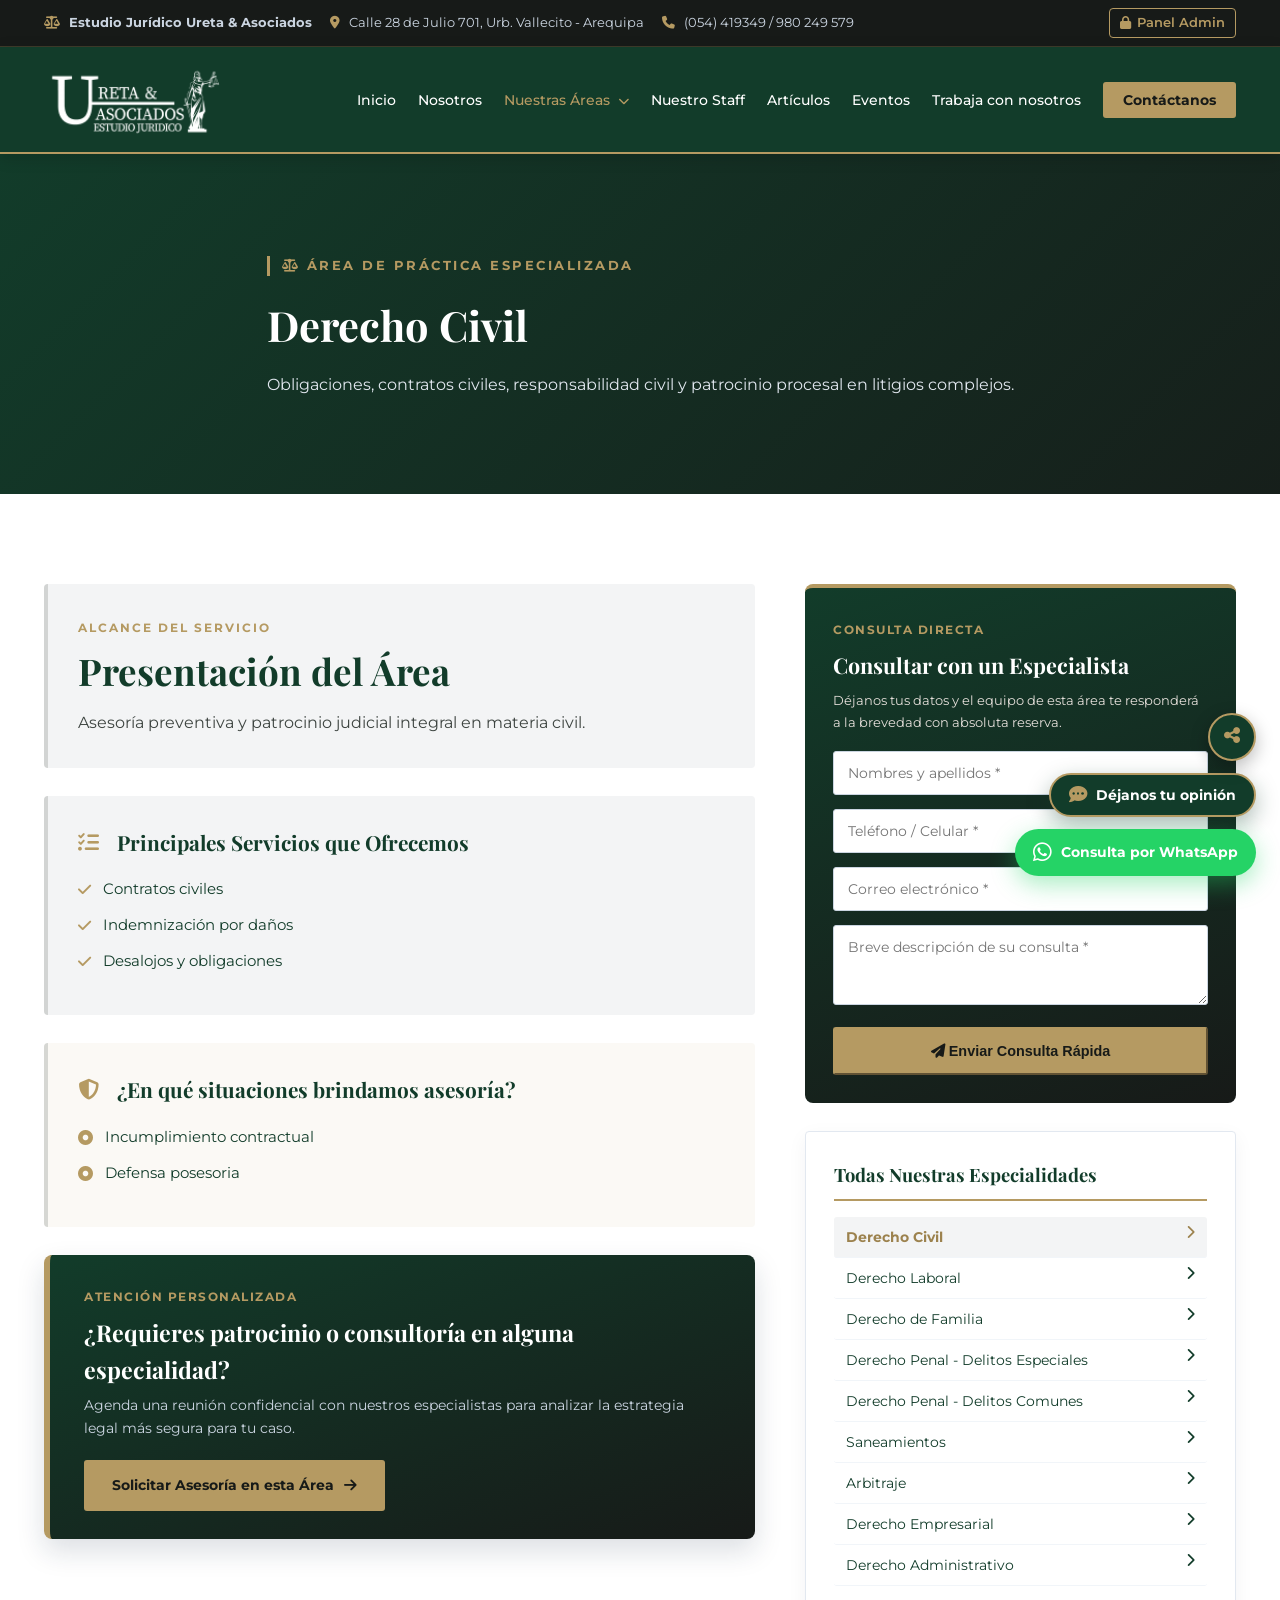
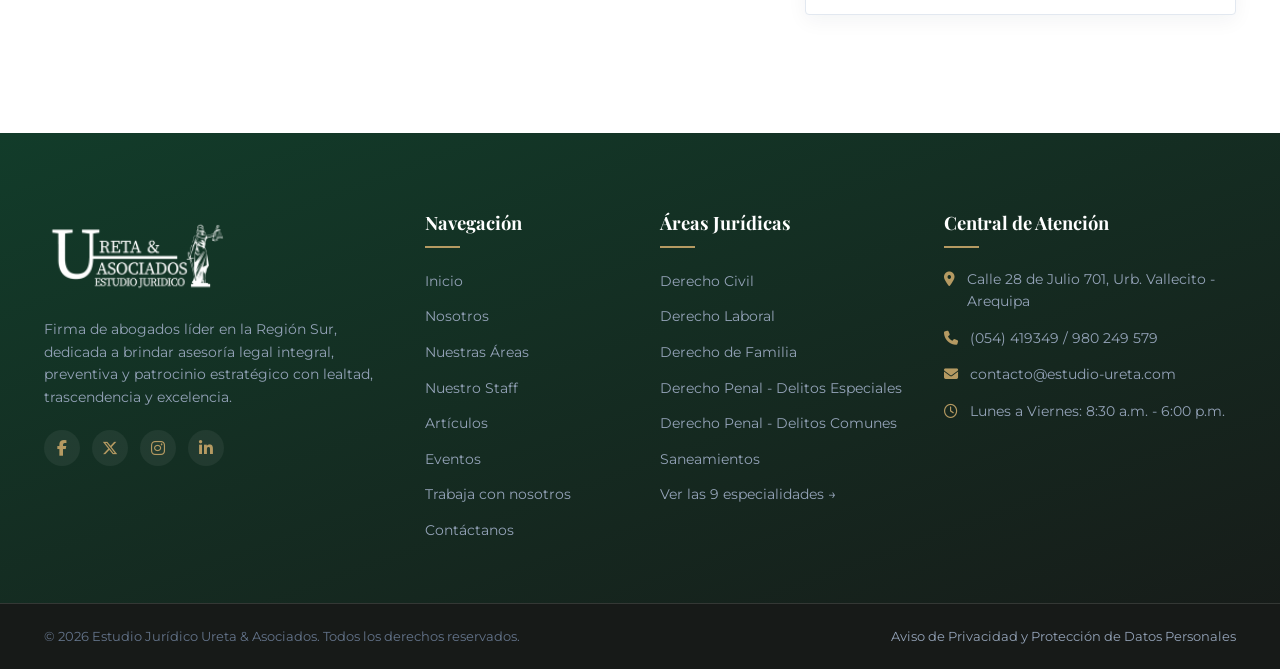
<file: area-detalle.html>
<!DOCTYPE html>
<html lang="es">
<head>
    <meta charset="UTF-8">
    <meta name="viewport" content="width=device-width, initial-scale=1.0">
    <title id="pageAreaTitle">Especialidad Legal | Estudio Jurídico Ureta & Asociados</title>
    <link rel="preconnect" href="https://fonts.googleapis.com">
    <link rel="preconnect" href="https://fonts.gstatic.com" crossorigin>
    <link href="https://fonts.googleapis.com/css2?family=Montserrat:wght@400;500;600;700&family=Playfair+Display:wght@600;700&display=swap" rel="stylesheet">
    <link rel="stylesheet" href="https://cdnjs.cloudflare.com/ajax/libs/font-awesome/6.5.1/css/all.min.css">
    <link rel="stylesheet" href="css/styles.css">
</head>
<body>

    <!-- HEADER MAESTRO -->
    <div id="master-header"></div>

    <!-- BANNER DINÁMICO DE LA ESPECIALIDAD -->
    <section class="page-banner" id="areaBannerImg" style="background-image: url('https://images.unsplash.com/photo-1450133064473-71024230f91b?auto=format&fit=crop&w=1600&q=80');">
        <div class="page-banner-overlay"></div>
        <div class="container page-banner-content">
            <span class="hero-badge"><i id="areaIcono" class="fa-solid fa-scale-balanced"></i> <span id="areaDetBadge">ÁREA DE PRÁCTICA ESPECIALIZADA</span></span>
            <h1 id="areaNombre">Derecho Civil</h1>
            <p id="areaResumen"></p>
        </div>
    </section>

    <!-- CONTENIDO DE LA ESPECIALIDAD + BARRA LATERAL -->
    <section class="section">
        <div class="container area-detail-layout">

            <!-- Columna Principal -->
            <div class="area-main-content">
                <div class="detail-box">
                    <span class="section-tag" id="areaDetAlcanceTag">ALCANCE DEL SERVICIO</span>
                    <h2 class="section-title-left" id="areaDetAlcanceTitulo" style="margin-bottom: 14px;">Presentación del Área</h2>
                    <p id="areaDescripcion" style="font-size: 1.02rem; line-height: 1.8; color: #3d4440;"></p>
                </div>

                <div class="detail-box">
                    <h3><i class="fa-solid fa-list-check" style="color: var(--dorado); margin-right: 8px;"></i> <span id="areaDetServiciosTitulo">Principales Servicios que Ofrecemos</span></h3>
                    <ul class="check-list" id="areaListaServicios"></ul>
                </div>

                <div class="detail-box highlight-box">
                    <h3><i class="fa-solid fa-shield-halved" style="color: var(--dorado); margin-right: 8px;"></i> <span id="areaDetSituacionesTitulo">¿En qué situaciones brindamos asesoría?</span></h3>
                    <ul class="check-list" id="areaListaSituaciones"></ul>
                </div>

                <!-- Bloque CTA Directo -->
                <div class="spontaneous-banner-executive" style="margin-top: 28px;">
                    <div class="spontaneous-banner-text">
                        <span class="sidebar-gold-tag">ATENCIÓN PERSONALIZADA</span>
                        <h3 id="areaDetCtaTitulo">¿Requieres patrocinio o consultoría en alguna especialidad?</h3>
                        <p id="areaDetCtaSub">Agenda una reunión confidencial con nuestros especialistas para analizar la estrategia legal más segura para tu caso.</p>
                    </div>
                    <a href="contacto.html" id="btnSolicitarAsesoriaArea" class="btn btn-gold">
                        Solicitar Asesoría en esta Área <i class="fa-solid fa-arrow-right" style="margin-left:6px;"></i>
                    </a>
                </div>
            </div>

            <!-- Columna Lateral: Consulta Rápida + Navegador de Especialidades -->
            <aside class="area-sidebar">
                <div class="sidebar-form-card" style="background: linear-gradient(165deg, #123c2a 0%, #171a18 100%); color: #ffffff; padding: 28px; border-radius: 8px; border-top: 4px solid var(--dorado); margin-bottom: 28px;">
                    <span class="sidebar-gold-tag" id="areaDetFormTag">CONSULTA DIRECTA</span>
                    <h3 id="areaDetFormTitulo" style="font-family: var(--fuente-titulos); color: #ffffff; font-size: 1.35rem; margin-bottom: 8px;">Consultar con un Especialista</h3>
                    <p id="areaDetFormSub" style="font-size: 0.84rem; color: #e6e0db; margin-bottom: 18px;">Déjanos tus datos y el equipo de esta área te responderá a la brevedad con absoluta reserva.</p>

                    <form id="formConsultaRapidaArea">
                        <input type="hidden" id="inputAreaSeleccionada">
                        <div class="form-group">
                            <input type="text" id="rapidoNombre" placeholder="Nombres y apellidos *" required>
                        </div>
                        <div class="form-group">
                            <input type="tel" id="rapidoTelefono" placeholder="Teléfono / Celular *" required>
                        </div>
                        <div class="form-group">
                            <input type="email" id="rapidoCorreo" placeholder="Correo electrónico *" required>
                        </div>
                        <div class="form-group">
                            <textarea id="rapidoMensaje" rows="3" placeholder="Breve descripción de su consulta *" required></textarea>
                        </div>
                        <button type="submit" class="btn btn-gold" style="width: 100%; justify-content: center;">
                            <i class="fa-solid fa-paper-plane"></i> Enviar Consulta Rápida
                        </button>
                        <p id="msgConfirmacionArea" style="display: none; color: #4ade80; font-size: 0.84rem; margin-top: 12px; font-weight: 600;">
                            ✓ Su consulta fue registrada exitosamente en nuestra base de datos.
                        </p>
                    </form>
                </div>

                <div class="sidebar-card">
                    <h4 id="areaDetSidebarTitulo">Todas Nuestras Especialidades</h4>
                    <ul class="sidebar-areas-list" id="sidebarAreasList"></ul>
                </div>
            </aside>

        </div>
    </section>

    <!-- FOOTER MAESTRO + REDES + WHATSAPP -->
    <div id="master-footer"></div>

    <script src="js/datos-estudio.js"></script>
    <script src="js/layout.js"></script>
    <script src="js/main.js"></script>
</body>
</html>
</file>
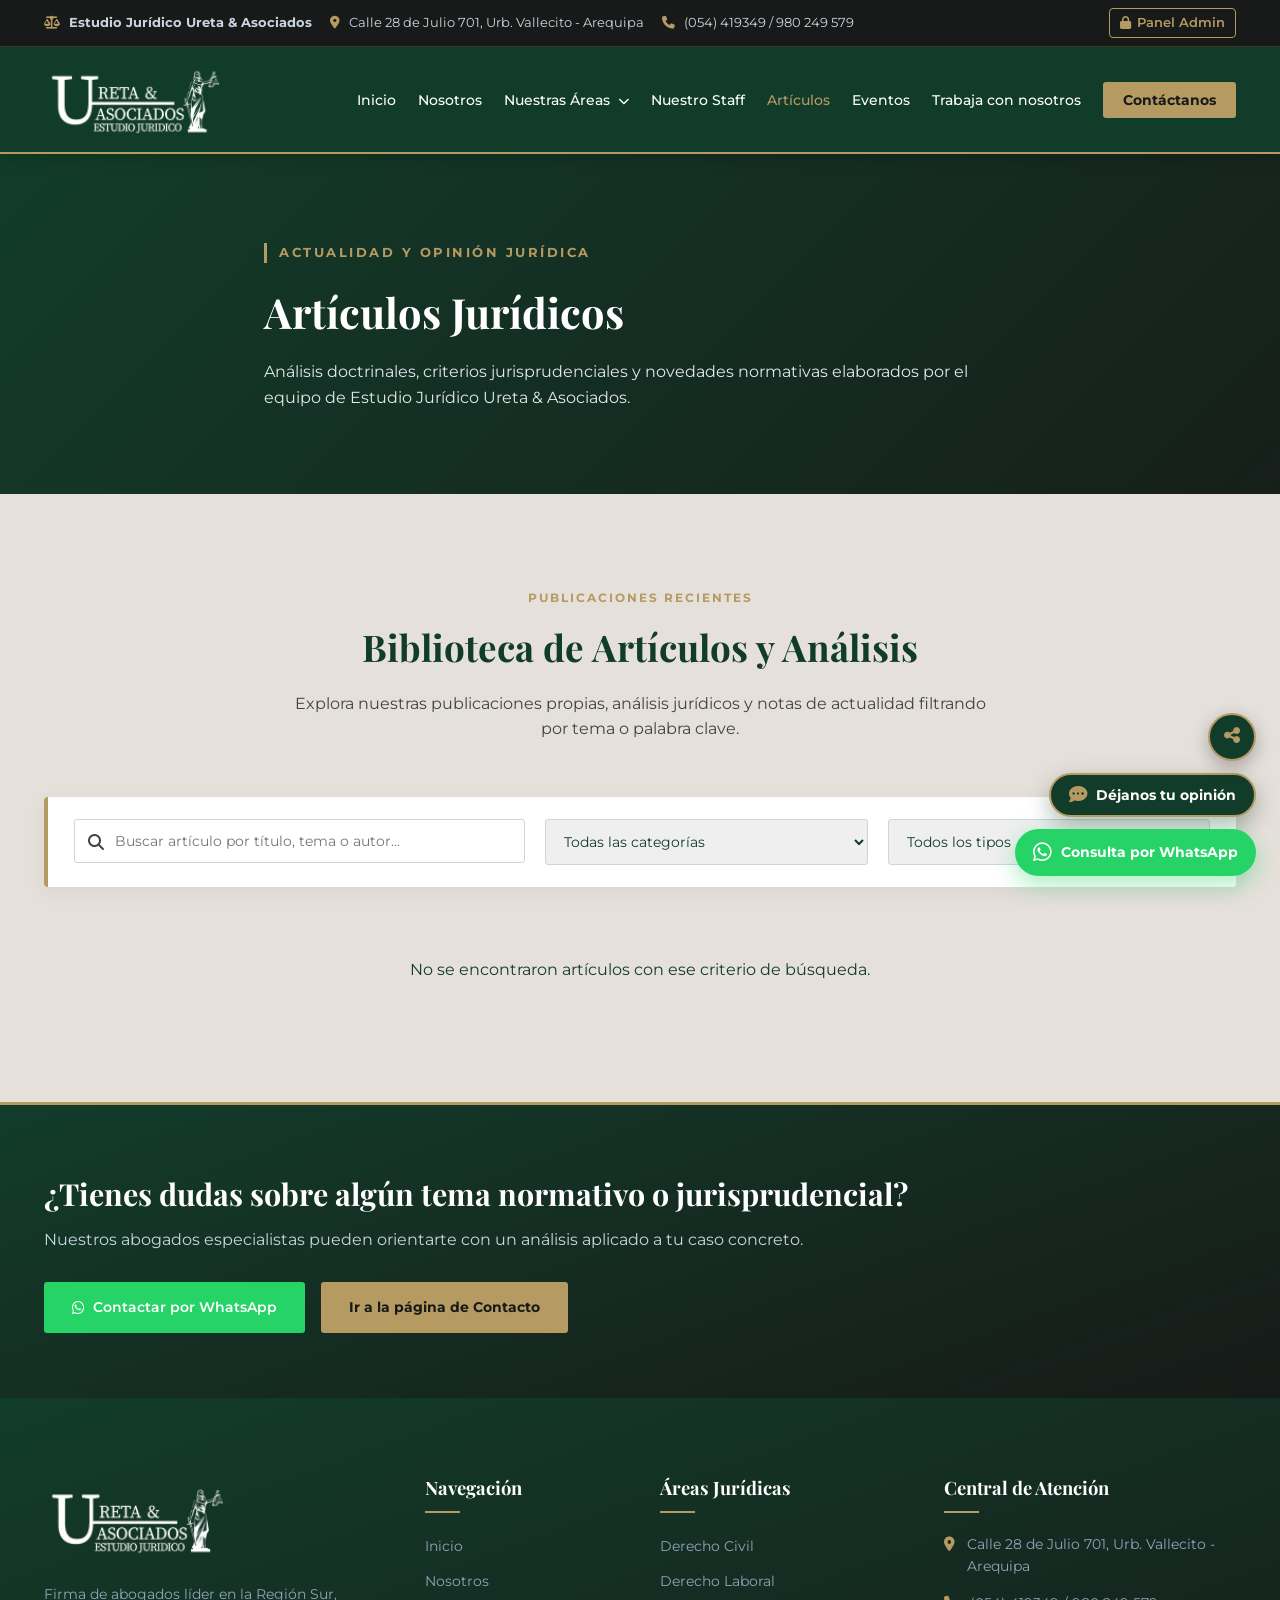
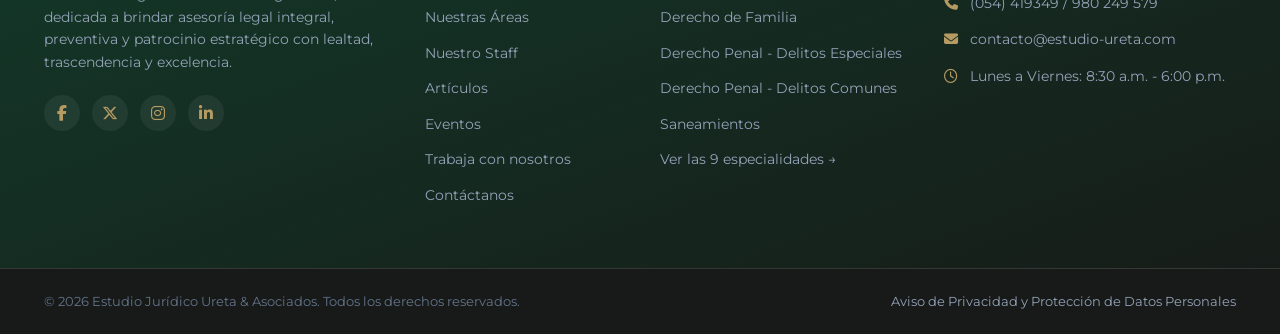
<file: blog.html>
<!DOCTYPE html>
<html lang="es">
    <head>
        <meta charset="UTF-8">
        <meta name="viewport" content="width=device-width, initial-scale=1.0">
        <meta name="description" content="Artículos jurídicos, análisis legales y actualidad normativa del Estudio Jurídico Ureta & Asociados.">
        <title>Artículos Jurídicos | Estudio Jurídico Ureta & Asociados</title>
        <link rel="preconnect" href="https://fonts.googleapis.com">
        <link rel="preconnect" href="https://fonts.gstatic.com" crossorigin>
        <link href="https://fonts.googleapis.com/css2?family=Montserrat:wght@400;500;600;700&family=Playfair+Display:wght@600;700&display=swap" rel="stylesheet">
        <link rel="stylesheet" href="https://cdnjs.cloudflare.com/ajax/libs/font-awesome/6.5.1/css/all.min.css">
        <link rel="stylesheet" href="css/styles.css">
    </head>
    <body>

        <!-- HEADER MAESTRO -->
        <div id="master-header"></div>

        <!-- PORTADA INTERNA (EDITABLE) -->
        <section class="page-banner" id="artBanner" style="background-image: url('https://images.unsplash.com/photo-1453945619913-79ec89a82c51?auto=format&fit=crop&w=1600&q=80');">
            <div class="page-banner-overlay"></div>
            <div class="container page-banner-content">
                <span class="hero-badge" id="artBannerTag">ACTUALIDAD Y OPINIÓN JURÍDICA</span>
                <h1 id="artBannerTitulo">Artículos Jurídicos</h1>
                <p id="artBannerSub">Análisis doctrinales, criterios jurisprudenciales y novedades normativas elaborados por el equipo de Estudio Jurídico Ureta & Asociados.</p>
            </div>
        </section>

        <!-- PORTAL DE ARTÍCULOS: DESTACADO + BUSCADOR + FILTROS + GRILLA -->
        <section class="section bg-light">
            <div class="container">
                <div class="section-header">
                    <span class="section-tag" id="artSecTag">PUBLICACIONES RECIENTES</span>
                    <h2 class="section-title" id="artSecTitulo">Biblioteca de Artículos y Análisis</h2>
                    <p class="section-subtitle" id="artSecSub">Explora nuestras publicaciones propias, análisis jurídicos y notas de actualidad filtrando por tema o palabra clave.</p>
                </div>

                <!-- Tarjeta del Artículo Destacado -->
                <div id="blogDestacadoContainer"></div>

                <!-- Barra de Búsqueda y Filtros -->
                <div class="filter-bar blog-filters">
                    <div class="search-box">
                        <i class="fa-solid fa-magnifying-glass"></i>
                        <input type="text" id="buscarBlogInput" placeholder="Buscar artículo por título, tema o autor...">
                    </div>
                    <div class="select-box">
                        <select id="filtroCategoriaBlog" aria-label="Filtrar por categoría">
                            <option value="Todas">Todas las categorías</option>
                        </select>
                    </div>
                    <div class="select-box">
                        <select id="filtroTipoBlog" aria-label="Filtrar por tipo de artículo">
                            <option value="Todos">Todos los tipos</option>
                            <option value="ArticuloPropio">Artículo Propio</option>
                            <option value="AnalisisJuridico">Análisis Jurídico</option>
                            <option value="NoticiaExterna">Noticia Externa</option>
                        </select>
                    </div>
                </div>

                <!-- Listado de Artículos conectados a Supabase -->
                <div class="cards-grid-3" id="blogListadoGrid"></div>
            </div>
        </section>

        <!-- BANNER CTA (EDITABLE) -->
        <section class="cta-banner">
            <div class="container cta-content">
                <div class="cta-text">
                    <h2 id="artCtaTitulo">¿Tienes dudas sobre algún tema normativo o jurisprudencial?</h2>
                    <p id="artCtaSub">Nuestros abogados especialistas pueden orientarte con un análisis aplicado a tu caso concreto.</p>
                </div>
                <div class="cta-buttons">
                    <a href="https://api.whatsapp.com/send/?phone=51980249579&text=Hola,%20deseo%20realizar%20una%20consulta%20legal" target="_blank" class="btn btn-whatsapp">
                        <i class="fa-brands fa-whatsapp"></i> Contactar por WhatsApp
                    </a>
                    <a href="contacto.html" class="btn btn-gold">Ir a la página de Contacto</a>
                </div>
            </div>
        </section>

        <!-- MODAL LECTOR DE ARTÍCULO + COMENTARIOS -->
        <div class="modal-overlay" id="modalArticuloBlog">
            <div class="modal-card">
                <button type="button" class="modal-close" id="cerrarModalBlog" aria-label="Cerrar artículo">
                    <i class="fa-solid fa-xmark"></i>
                </button>
                <div id="modalBlogContenido"></div>
            </div>
        </div>

        <!-- FOOTER MAESTRO + REDES + WHATSAPP -->
        <div id="master-footer"></div>

        <script src="js/datos-estudio.js"></script>
        <script src="js/layout.js"></script>
        <script src="js/main.js"></script>
    </body>
</html>
</file>
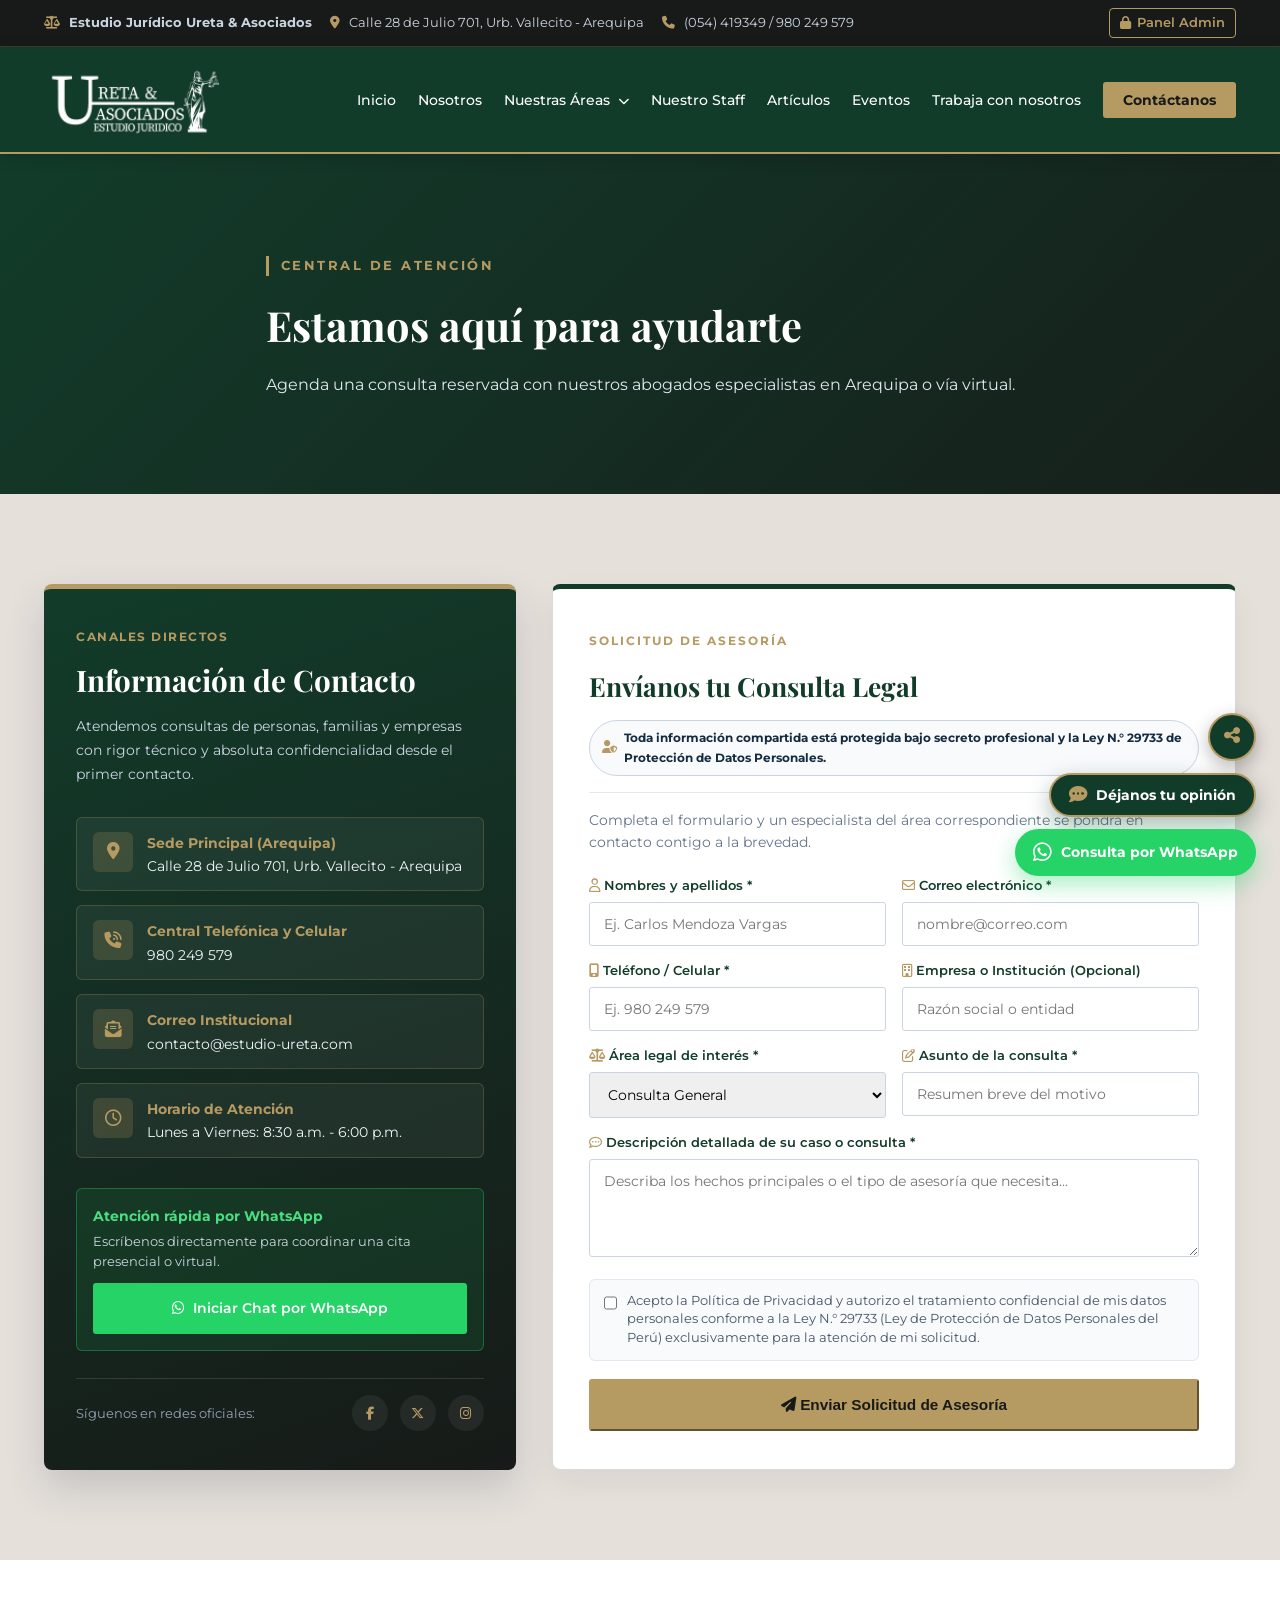
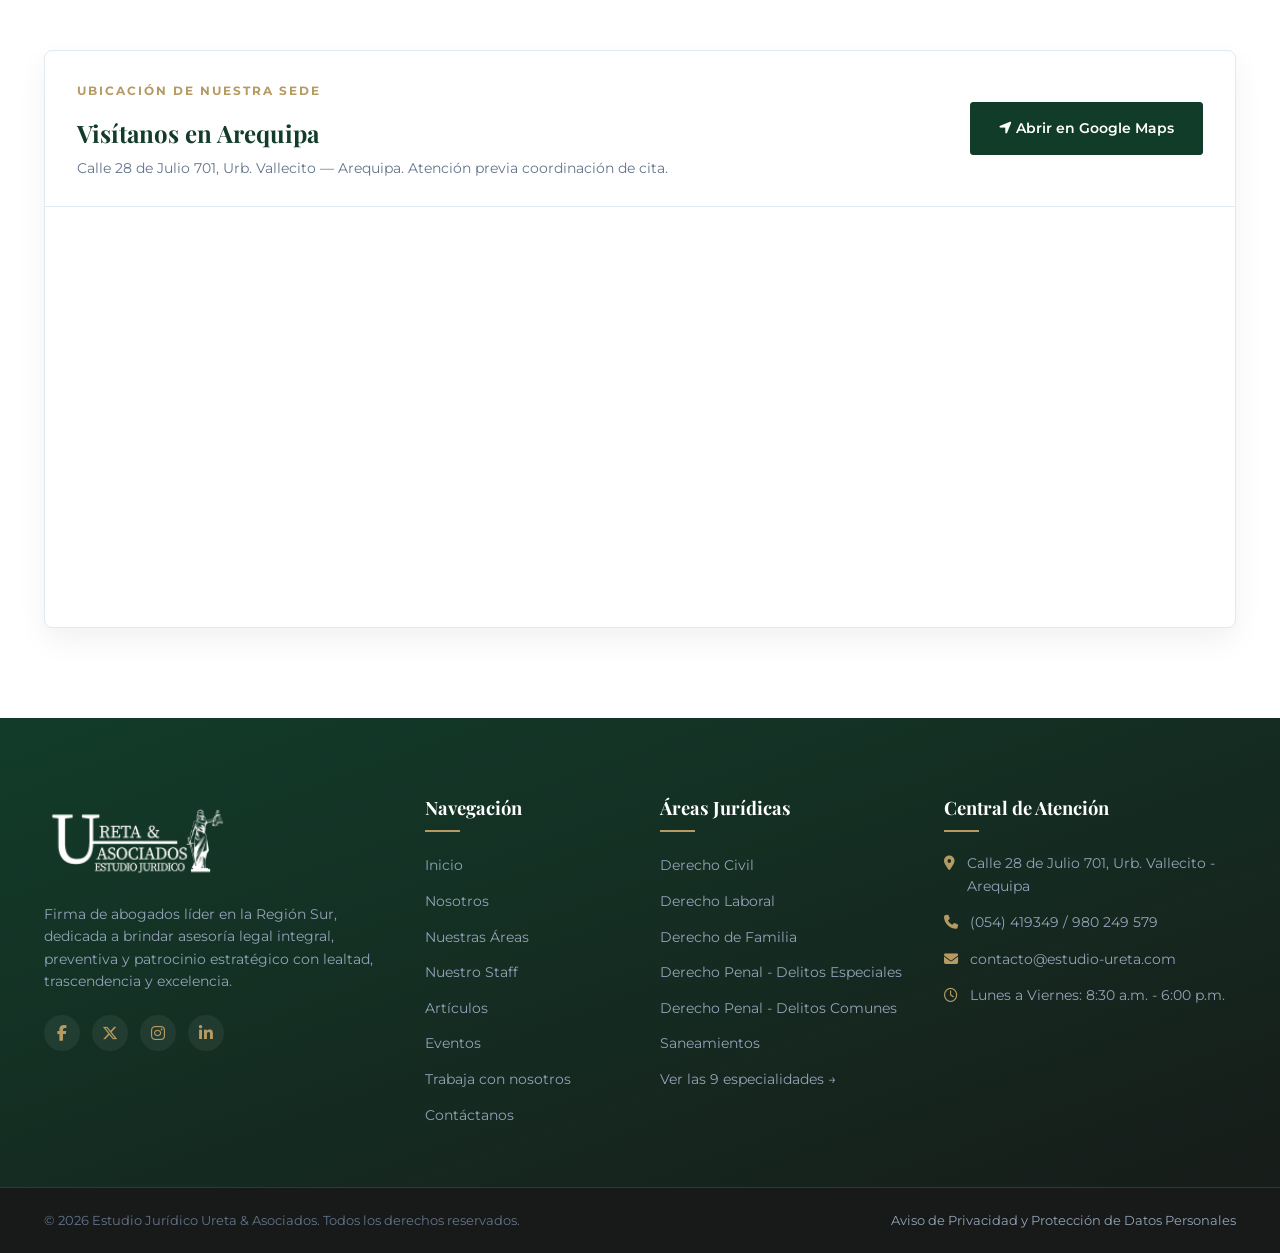
<file: contacto.html>
<!DOCTYPE html>
<html lang="es">
<head>
    <meta charset="UTF-8">
    <meta name="viewport" content="width=device-width, initial-scale=1.0">
    <meta name="description" content="Contáctanos para solicitar asesoría legal en Estudio Jurídico Ureta & Asociados — Arequipa.">
    <title>Contáctanos | Estudio Jurídico Ureta & Asociados</title>
    <link rel="preconnect" href="https://fonts.googleapis.com">
    <link rel="preconnect" href="https://fonts.gstatic.com" crossorigin>
    <link href="https://fonts.googleapis.com/css2?family=Montserrat:wght@400;500;600;700&family=Playfair+Display:wght@600;700&display=swap" rel="stylesheet">
    <link rel="stylesheet" href="https://cdnjs.cloudflare.com/ajax/libs/font-awesome/6.5.1/css/all.min.css">
    <link rel="stylesheet" href="css/styles.css">
</head>
<body>

    <!-- HEADER MAESTRO -->
    <div id="master-header"></div>

    <!-- PORTADA PRINCIPAL CONTÁCTANOS (EDITABLE) -->
    <section class="page-banner" id="conBanner" style="background-image: url('https://images.unsplash.com/photo-1497366216548-37526070297c?auto=format&fit=crop&w=1600&q=80');">
        <div class="page-banner-overlay"></div>
        <div class="container page-banner-content">
            <span class="hero-badge" id="conBannerTag">ATENCIÓN PERSONALIZADA Y RESERVADA</span>
            <h1 id="conBannerTitulo">Estamos aquí para ayudarte</h1>
            <p id="conBannerSub">Agenda una consulta presencial en nuestra sede de Arequipa o solicita asesoría legal virtual con absoluta confidencialidad.</p>
        </div>
    </section>

    <!-- SECCIÓN PRINCIPAL: PANEL EJECUTIVO DE CONTACTO + FORMULARIO -->
    <section class="section bg-light">
        <div class="container contact-executive-grid">

            <!-- Columna Izquierda: Tarjeta Institucional Oscura con Canales Directos -->
            <aside class="contact-dark-sidebar">
                <span class="sidebar-gold-tag" id="conInfoTag">CANALES OFICIALES DE ATENCIÓN</span>
                <h2 id="conInfoTitulo">Central de Consultas y Citas Legales</h2>
                <p class="sidebar-lead" id="conInfoDesc">
                    Nuestro equipo de abogados especialistas evalúa cada caso de forma personalizada, garantizando reserva profesional desde el primer contacto.
                </p>

                <div class="contact-channels-list">
                    <div class="channel-row">
                        <div class="channel-icon"><i class="fa-solid fa-location-dot"></i></div>
                        <div>
                            <h4>Sede Principal (Arequipa)</h4>
                            <p id="contactoDireccion">Calle 28 de Julio 701, Urb. Vallecito - Arequipa</p>
                        </div>
                    </div>

                    <a href="tel:980249579" id="contactoTelefonoLink" class="channel-row clickable">
                        <div class="channel-icon"><i class="fa-solid fa-phone-volume"></i></div>
                        <div>
                            <h4>Central Telefónica y Celular</h4>
                            <p id="contactoTelefono">980 249 579</p>
                        </div>
                    </a>

                    <a href="mailto:contacto@estudio-ureta.com" id="contactoCorreoLink" class="channel-row clickable">
                        <div class="channel-icon"><i class="fa-solid fa-envelope-open-text"></i></div>
                        <div>
                            <h4>Correo Institucional</h4>
                            <p id="contactoCorreo">contacto@estudio-ureta.com</p>
                        </div>
                    </a>

                    <div class="channel-row">
                        <div class="channel-icon"><i class="fa-regular fa-clock"></i></div>
                        <div>
                            <h4>Horario de Atención</h4>
                            <p id="contactoHorario">Lunes a Viernes: 8:30 a.m. - 6:00 p.m.</p>
                        </div>
                    </div>
                </div>

                <!-- Caja de Atención Rápida por WhatsApp -->
                <div class="whatsapp-direct-box">
                    <div>
                        <strong id="conWaTitulo"><i class="fa-brands fa-whatsapp"></i> ¿Requieres coordinación inmediata?</strong>
                        <span id="conWaSub">Escríbenos directamente a nuestra central de WhatsApp para agendar tu reunión.</span>
                    </div>
                    <a id="contactoWhatsappCard" href="https://api.whatsapp.com/send/?phone=51980249579&text=Hola,%20deseo%20agendar%20una%20consulta%20legal" target="_blank" rel="noopener noreferrer" class="btn btn-whatsapp" style="width:100%; justify-content:center; margin-top:10px;">
                        <i class="fa-brands fa-whatsapp"></i> Iniciar Chat por WhatsApp
                    </a>
                </div>

                <div class="sidebar-social-footer">
                    <span>Síguenos en redes oficiales:</span>
                    <div class="social-links">
                        <a href="https://www.facebook.com/estudioureta/" target="_blank" rel="noopener noreferrer" aria-label="Facebook"><i class="fa-brands fa-facebook-f"></i></a>
                        <a href="https://twitter.com/EstudioUreta" target="_blank" rel="noopener noreferrer" aria-label="Twitter"><i class="fa-brands fa-x-twitter"></i></a>
                        <a href="https://www.instagram.com/estudio_ureta/" target="_blank" rel="noopener noreferrer" aria-label="Instagram"><i class="fa-brands fa-instagram"></i></a>
                    </div>
                </div>
            </aside>

            <!-- Columna Derecha: Formulario Ejecutivo de Consulta Legal -->
            <div class="contact-form-executive">
                <div class="form-header-banner">
                    <div>
                        <span class="section-tag" id="conFormTag">SOLICITUD CONFIDENCIAL</span>
                        <h3 id="conFormTitulo">Formulario de Consulta Legal</h3>
                    </div>
                    <div class="security-badge">
                        <i class="fa-solid fa-user-shield"></i> <span id="conPrivacidadNota">Protegido por Secreto Profesional</span>
                    </div>
                </div>

                <p class="form-intro-note" id="conFormSub">
                    Completa los siguientes campos para derivar tu requerimiento al especialista del área correspondiente. Tu información es estrictamente privada.
                </p>

                <form id="formContactoPrincipal">
                    <div class="form-row-2">
                        <div class="form-group">
                            <label for="conNombres"><i class="fa-regular fa-user" style="color:var(--dorado);"></i> Nombres y apellidos *</label>
                            <input type="text" id="conNombres" placeholder="Ej. Carlos Mendoza Vargas" required>
                        </div>
                        <div class="form-group">
                            <label for="conCorreo"><i class="fa-regular fa-envelope" style="color:var(--dorado);"></i> Correo electrónico *</label>
                            <input type="email" id="conCorreo" placeholder="nombre@correo.com" required>
                        </div>
                    </div>

                    <div class="form-row-2">
                        <div class="form-group">
                            <label for="conTelefono"><i class="fa-solid fa-mobile-screen" style="color:var(--dorado);"></i> Teléfono / Celular *</label>
                            <input type="tel" id="conTelefono" placeholder="Ej. 980 249 579" required>
                        </div>
                        <div class="form-group">
                            <label for="conEmpresa"><i class="fa-regular fa-building" style="color:var(--dorado);"></i> Empresa o Institución (Opcional)</label>
                            <input type="text" id="conEmpresa" placeholder="Razón social o entidad">
                        </div>
                    </div>

                    <div class="form-row-2">
                        <div class="form-group">
                            <label for="conAreaInteres"><i class="fa-solid fa-scale-balanced" style="color:var(--dorado);"></i> Área legal de interés *</label>
                            <select id="conAreaInteres" required>
                                <option value="">Seleccione una especialidad...</option>
                                <option value="Consulta General">Consulta General</option>
                            </select>
                        </div>
                        <div class="form-group">
                            <label for="conAsunto"><i class="fa-regular fa-pen-to-square" style="color:var(--dorado);"></i> Asunto de la consulta *</label>
                            <input type="text" id="conAsunto" placeholder="Resumen breve del motivo" required>
                        </div>
                    </div>

                    <div class="form-group">
                        <label for="conDescripcion"><i class="fa-regular fa-comment-dots" style="color:var(--dorado);"></i> Descripción detallada de su caso o consulta *</label>
                        <textarea id="conDescripcion" rows="4" placeholder="Describa los hechos principales o el tipo de asesoría que necesita..." required></textarea>
                    </div>

                    <div class="form-check-box">
                        <input type="checkbox" id="conPrivacidad" required>
                        <label for="conPrivacidad">
                            Acepto la Política de Privacidad y autorizo el tratamiento confidencial de mis datos personales conforme a la Ley N.° 29733 (Ley de Protección de Datos Personales del Perú) exclusivamente para la atención de mi solicitud.
                        </label>
                    </div>

                    <button type="submit" id="btnEnviarContacto" class="btn btn-gold btn-submit-large">
                        <i class="fa-solid fa-paper-plane"></i> <span id="conFormBtnTxt">Enviar Solicitud de Asesoría Legal</span>
                    </button>

                    <div id="alertaExitoContacto" class="alert-success-box" style="display: none; margin-top: 16px;">
                        <i class="fa-solid fa-circle-check"></i>
                        <div>
                            <strong>¡Solicitud registrada con éxito en nuestro sistema!</strong>
                            <p>Hemos recibido su consulta de forma reservada. Nuestro equipo legal se comunicará con usted a la brevedad.</p>
                        </div>
                    </div>
                </form>
            </div>

        </div>
    </section>

    <!-- SECCIÓN DE MAPA EJECUTIVO Y UBICACIÓN (EDITABLE) -->
    <section class="section">
        <div class="container">
            <div class="map-card-wrapper">
                <div class="map-card-header">
                    <div>
                        <span class="section-tag" id="conMapaTag">UBICACIÓN ESTRATÉGICA</span>
                        <h3 id="conMapaTitulo">Visítanos en Nuestra Sede en Arequipa</h3>
                        <p id="conMapaSub">Calle 28 de Julio 701, Urb. Vallecito - Arequipa (Atención presencial previa cita).</p>
                    </div>
                    <a href="https://www.google.com/maps/place/28+de+Julio+701,+Arequipa+04001/@-16.4022174,-71.5423515,19z" target="_blank" rel="noopener noreferrer" class="btn btn-primary-dark">
                        <i class="fa-solid fa-location-arrow"></i> Abrir en Google Maps
                    </a>
                </div>
                <div class="map-frame-container">
                    <iframe
                        id="conMapaIframe"
                        src="https://www.google.com/maps/embed?pb=!1m18!1m12!1m3!1d1137.9061683052162!2d-71.54235147273542!3d-16.402217408554232!2m3!1f0!2f0!3f0!3m2!1i1024!2i768!4f13.1!3m3!1m2!1s0x91424a58d1e52a3f%3A0x4f1606ef61ec2030!2s28%20de%20Julio%20701%2C%20Arequipa%2004001!5e0!3m2!1ses-419!2spe!4v1794692588599!5m2!1ses-419!2spe"
                        width="100%"
                        height="420"
                        style="border:0; display:block;"
                        allowfullscreen=""
                        loading="lazy"
                        referrerpolicy="strict-origin-when-cross-origin">
                    </iframe>
                </div>
            </div>
        </div>
    </section>

    <!-- FOOTER INSTITUCIONAL COMPLETO -->
    <div id="master-footer"></div>

    <script src="js/datos-estudio.js"></script>
    <script src="js/layout.js"></script>
    <script src="js/main.js"></script>
</body>
</html>
</file>
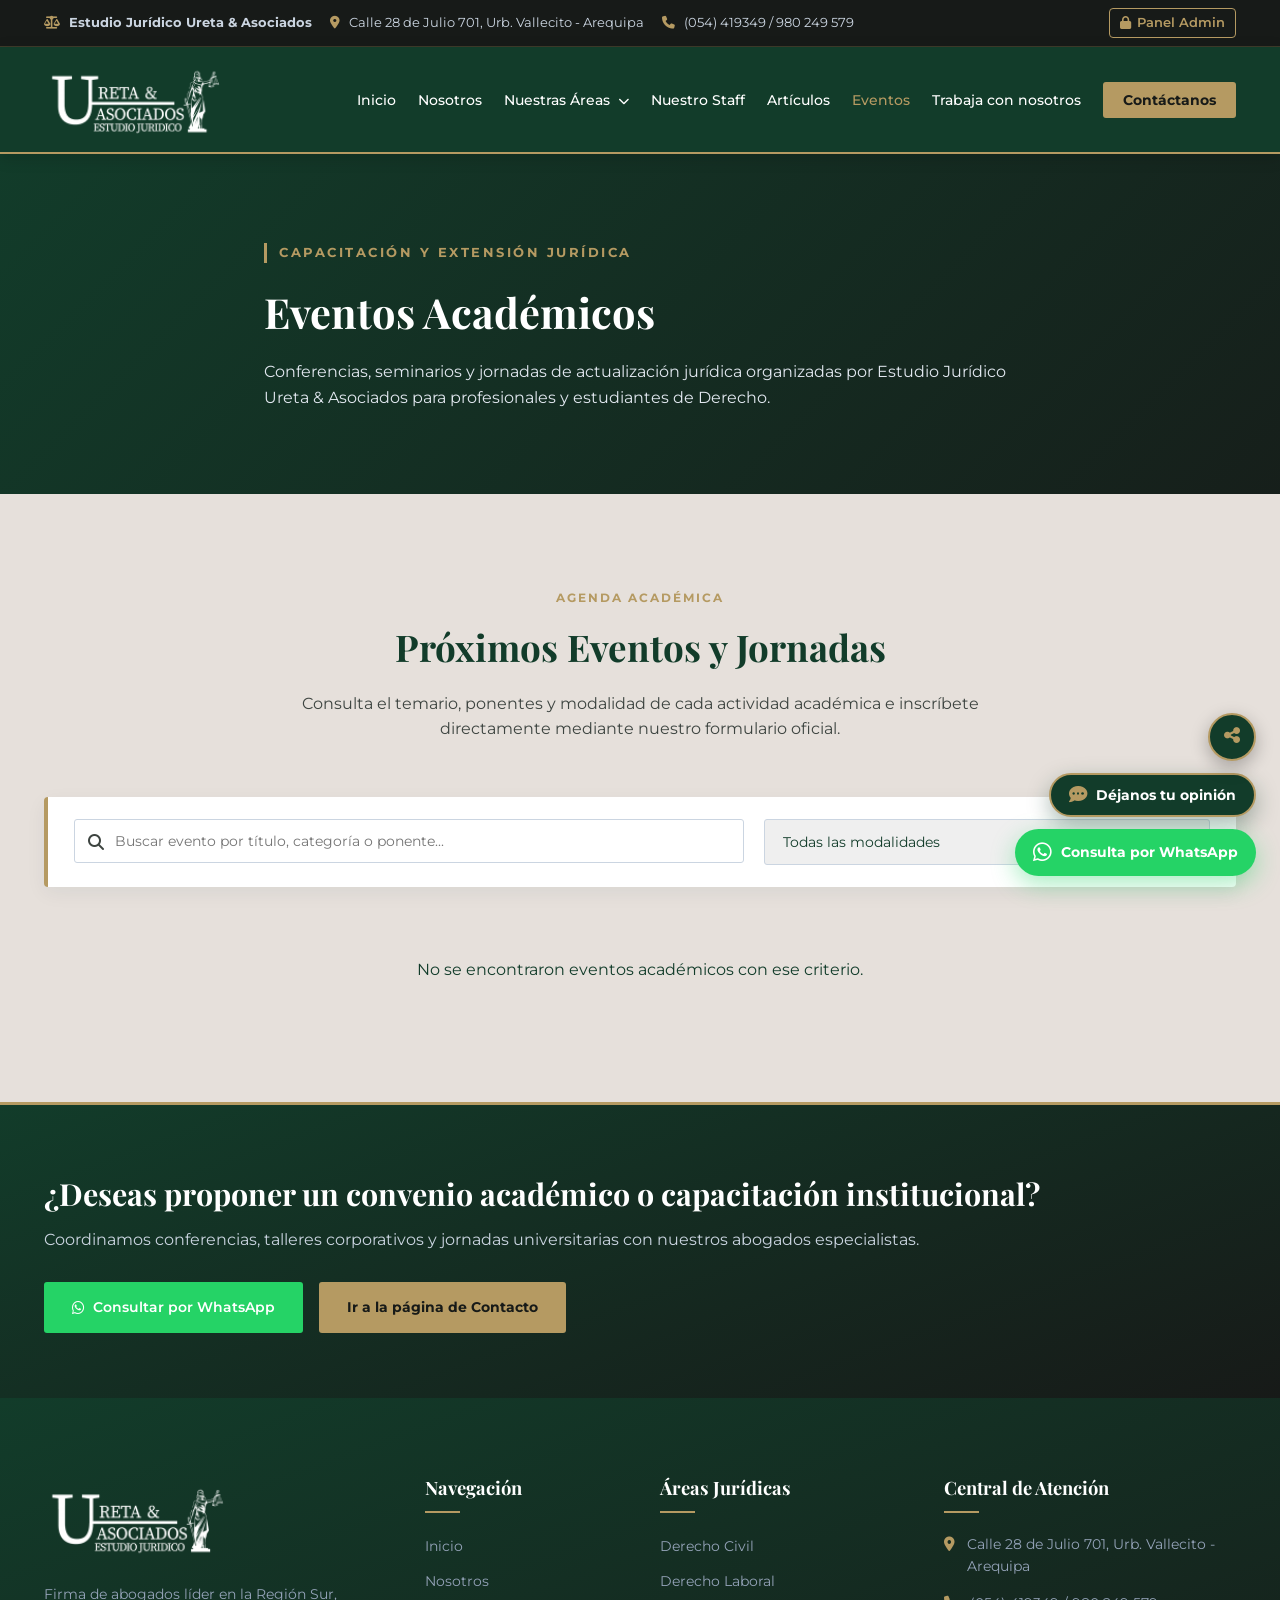
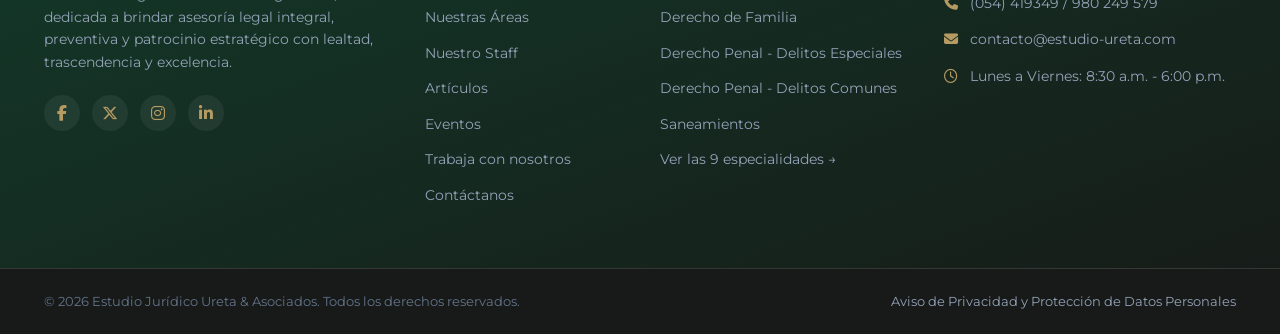
<file: eventos.html>
<!DOCTYPE html>
<html lang="es">
    <head>
        <meta charset="UTF-8">
        <meta name="viewport" content="width=device-width, initial-scale=1.0">
        <meta name="description" content="Eventos académicos, seminarios y jornadas jurídicas del Estudio Jurídico Ureta & Asociados en Arequipa.">
        <title>Eventos Académicos | Estudio Jurídico Ureta & Asociados</title>
        <link rel="preconnect" href="https://fonts.googleapis.com">
        <link rel="preconnect" href="https://fonts.gstatic.com" crossorigin>
        <link href="https://fonts.googleapis.com/css2?family=Montserrat:wght@400;500;600;700&family=Playfair+Display:wght@600;700&display=swap" rel="stylesheet">
        <link rel="stylesheet" href="https://cdnjs.cloudflare.com/ajax/libs/font-awesome/6.5.1/css/all.min.css">
        <link rel="stylesheet" href="css/styles.css">
    </head>
    <body>

        <!-- HEADER MAESTRO -->
        <div id="master-header"></div>

        <!-- PORTADA INTERNA (EDITABLE) -->
        <section class="page-banner" id="evBanner" style="background-image: url('https://images.unsplash.com/photo-1540575467063-178a50c2df87?auto=format&fit=crop&w=1600&q=80');">
            <div class="page-banner-overlay"></div>
            <div class="container page-banner-content">
                <span class="hero-badge" id="evBannerTag">CAPACITACIÓN Y EXTENSIÓN JURÍDICA</span>
                <h1 id="evBannerTitulo">Eventos Académicos</h1>
                <p id="evBannerSub">Conferencias, seminarios y jornadas de actualización jurídica organizadas por Estudio Jurídico Ureta & Asociados para profesionales y estudiantes de Derecho.</p>
            </div>
        </section>

        <!-- AGENDA DE EVENTOS: DESTACADO + BUSCADOR + FILTRO + TARJETAS -->
        <section class="section bg-light">
            <div class="container">
                <div class="section-header">
                    <span class="section-tag" id="evSecTag">AGENDA ACADÉMICA</span>
                    <h2 class="section-title" id="evSecTitulo">Próximos Eventos y Jornadas</h2>
                    <p class="section-subtitle" id="evSecSub">Consulta el temario, ponentes y modalidad de cada actividad académica e inscríbete directamente mediante nuestro formulario oficial.</p>
                </div>

                <!-- Evento Destacado -->
                <div id="eventoDestacadoContainer"></div>

                <!-- Barra de búsqueda y filtro por modalidad -->
                <div class="filter-bar">
                    <div class="search-box">
                        <i class="fa-solid fa-magnifying-glass"></i>
                        <input type="text" id="buscarEventoInput" placeholder="Buscar evento por título, categoría o ponente...">
                    </div>
                    <div class="select-box">
                        <select id="filtroModalidadEvento" aria-label="Filtrar por modalidad">
                            <option value="Todas">Todas las modalidades</option>
                            <option value="Presencial / Virtual">Presencial / Virtual</option>
                            <option value="Presencial">Presencial</option>
                            <option value="Virtual">Virtual</option>
                        </select>
                    </div>
                </div>

                <!-- Grilla de Eventos conectados a Supabase -->
                <div class="cards-grid-3" id="eventosListadoGrid"></div>
            </div>
        </section>

        <!-- BANNER CTA (EDITABLE) -->
        <section class="cta-banner">
            <div class="container cta-content">
                <div class="cta-text">
                    <h2 id="evCtaTitulo">¿Deseas proponer un convenio académico o capacitación institucional?</h2>
                    <p id="evCtaSub">Coordinamos conferencias, talleres corporativos y jornadas universitarias con nuestros abogados especialistas.</p>
                </div>
                <div class="cta-buttons">
                    <a href="https://api.whatsapp.com/send/?phone=51980249579&text=Hola,%20deseo%20informaci%C3%B3n%20sobre%20los%20eventos%20acad%C3%A9micos" target="_blank" class="btn btn-whatsapp">
                        <i class="fa-brands fa-whatsapp"></i> Consultar por WhatsApp
                    </a>
                    <a href="contacto.html" class="btn btn-gold">Ir a la página de Contacto</a>
                </div>
            </div>
        </section>

        <!-- MODAL DETALLE DE EVENTO + LINK A GOOGLE FORMS -->
        <div class="modal-overlay" id="modalDetalleEvento">
            <div class="modal-card">
                <button type="button" class="modal-close" id="cerrarModalEvento" aria-label="Cerrar detalle del evento">
                    <i class="fa-solid fa-xmark"></i>
                </button>
                <div id="modalEventoContenido"></div>
            </div>
        </div>

        <!-- FOOTER MAESTRO + REDES + WHATSAPP -->
        <div id="master-footer"></div>

        <script src="js/datos-estudio.js"></script>
        <script src="js/layout.js"></script>
        <script src="js/main.js"></script>
    </body>
</html>
</file>
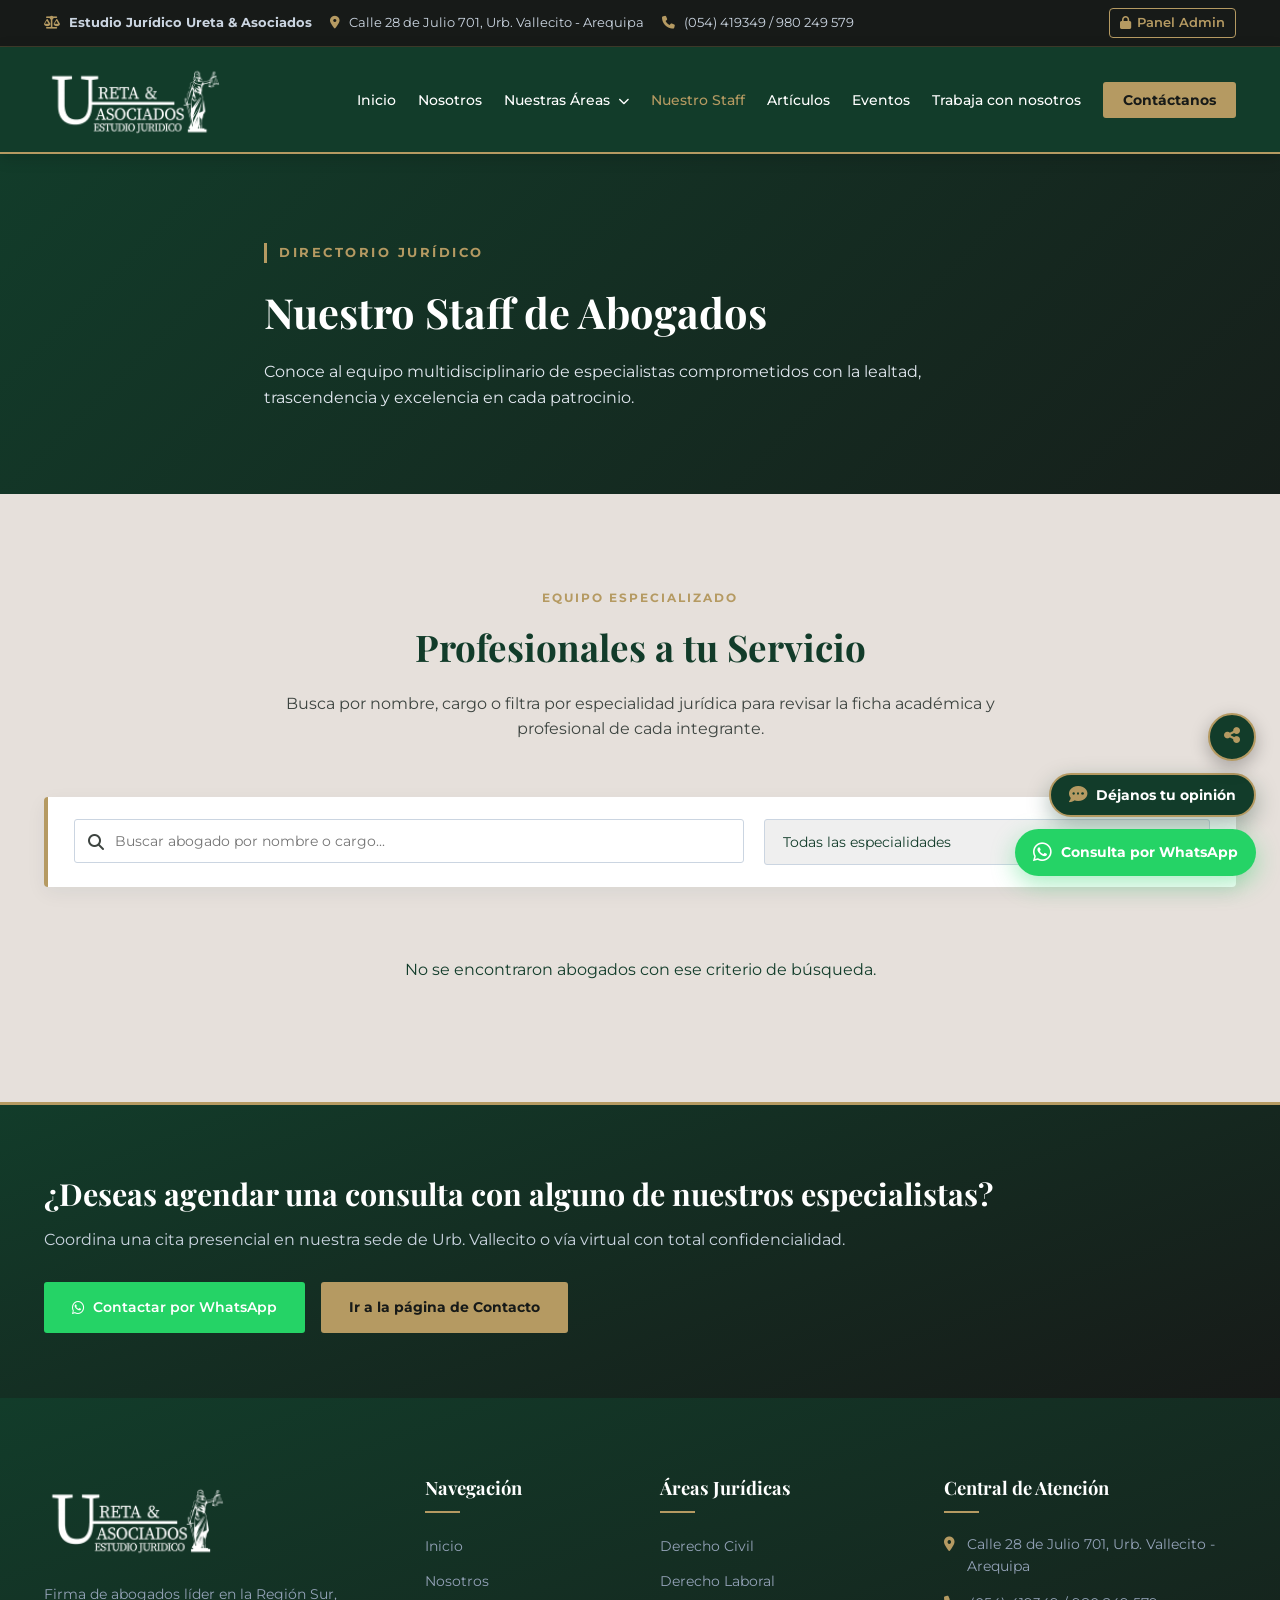
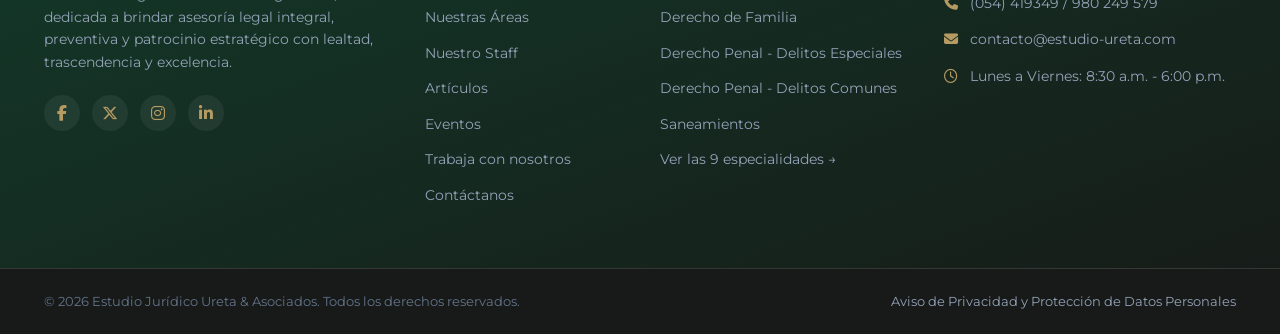
<file: staff.html>
<!DOCTYPE html>
<html lang="es">
<head>
    <meta charset="UTF-8">
    <meta name="viewport" content="width=device-width, initial-scale=1.0">
    <meta name="description" content="Conoce al Staff Jurídico de Estudio Jurídico Ureta & Asociados en Arequipa.">
    <title>Nuestro Staff | Estudio Jurídico Ureta & Asociados</title>
    <link rel="preconnect" href="https://fonts.googleapis.com">
    <link rel="preconnect" href="https://fonts.gstatic.com" crossorigin>
    <link href="https://fonts.googleapis.com/css2?family=Montserrat:wght@400;500;600;700&family=Playfair+Display:wght@600;700&display=swap" rel="stylesheet">
    <link rel="stylesheet" href="https://cdnjs.cloudflare.com/ajax/libs/font-awesome/6.5.1/css/all.min.css">
    <link rel="stylesheet" href="css/styles.css">
</head>
<body>

    <!-- HEADER MAESTRO -->
    <div id="master-header"></div>

    <!-- PORTADA INTERNA (EDITABLE) -->
    <section class="page-banner" id="staffBanner" style="background-image: url('https://images.unsplash.com/photo-1521791136064-7986c2920216?auto=format&fit=crop&w=1600&q=80');">
        <div class="page-banner-overlay"></div>
        <div class="container page-banner-content">
            <span class="hero-badge" id="staffBannerTag">DIRECTORIO JURÍDICO</span>
            <h1 id="staffBannerTitulo">Nuestro Staff de Abogados</h1>
            <p id="staffBannerSub">Conoce al equipo multidisciplinario de especialistas comprometidos con la lealtad, trascendencia y excelencia en cada patrocinio.</p>
        </div>
    </section>

    <!-- DIRECTORIO CON BUSCADOR Y FILTRO DINÁMICO DE LAS 9 ÁREAS -->
    <section class="section bg-light">
        <div class="container">
            <div class="section-header">
                <span class="section-tag" id="staffDirTag">EQUIPO ESPECIALIZADO</span>
                <h2 class="section-title" id="staffDirTitulo">Profesionales a tu Servicio</h2>
                <p class="section-subtitle" id="staffDirSub">Busca por nombre, cargo o filtra por especialidad jurídica para revisar la ficha académica y profesional de cada integrante.</p>
            </div>

            <!-- Barra de filtros ejecutiva -->
            <div class="filter-bar">
                <div class="search-box">
                    <i class="fa-solid fa-magnifying-glass"></i>
                    <input type="text" id="buscarAbogadoInput" placeholder="Buscar abogado por nombre o cargo...">
                </div>
                <div class="select-box">
                    <select id="filtroEspecialidadStaff" aria-label="Filtrar por especialidad">
                        <option value="Todas">Todas las especialidades</option>
                    </select>
                </div>
            </div>

            <!-- Grilla dinámica de abogados conectada a Supabase -->
            <div class="cards-grid-3" id="staffDirectorioGrid"></div>
        </div>
    </section>

    <!-- BANNER CTA (EDITABLE) -->
    <section class="cta-banner">
        <div class="container cta-content">
            <div class="cta-text">
                <h2 id="staffCtaTitulo">¿Deseas agendar una consulta con alguno de nuestros especialistas?</h2>
                <p id="staffCtaSub">Coordina una cita presencial en nuestra sede de Urb. Vallecito o vía virtual con total confidencialidad.</p>
            </div>
            <div class="cta-buttons">
                <a href="https://api.whatsapp.com/send/?phone=51980249579&text=Hola,%20deseo%20solicitar%20asesor%C3%ADa%20legal" target="_blank" class="btn btn-whatsapp">
                    <i class="fa-brands fa-whatsapp"></i> Contactar por WhatsApp
                </a>
                <a href="contacto.html" class="btn btn-gold">Ir a la página de Contacto</a>
            </div>
        </div>
    </section>

    <!-- VENTANA MODAL: FICHA INDIVIDUAL DEL ABOGADO -->
    <div class="modal-overlay" id="modalFichaAbogado">
        <div class="modal-card">
            <button type="button" class="modal-close" id="cerrarModalStaff" aria-label="Cerrar ficha">
                <i class="fa-solid fa-xmark"></i>
            </button>
            <div class="modal-staff-grid" id="modalStaffContenido"></div>
        </div>
    </div>

    <!-- FOOTER MAESTRO + REDES + WHATSAPP -->
    <div id="master-footer"></div>

    <script src="js/datos-estudio.js"></script>
    <script src="js/layout.js"></script>
    <script src="js/main.js"></script>
</body>
</html>
</file>
<file: css/styles.css>
/* =================================================
   1. VARIABLES DE IDENTIDAD VISUAL (FÁCIL DE EDITAR)
   ================================================= */
:root {
    --azul-marino: #142B40;        /* Azul marino oscuro */
    --azul-institucional: #234967; /* Azul institucional */
    --dorado: #B89A60;             /* Dorado elegante */
    --dorado-hover: #a3854c;
    --blanco: #FFFFFF;             /* Blanco */
    --gris-claro: #F3F4F5;         /* Gris claro para fondos */
    --gris-texto: #687785;         /* Gris para textos secundarios */
    
    --fuente-titulos: 'Playfair Display', Georgia, serif;
    --fuente-textos: 'Montserrat', sans-serif;
    --transicion: all 0.3s ease;
}

/* =================================================
   2. CONFIGURACIÓN GENERAL
   ================================================= */
* {
    margin: 0;
    padding: 0;
    box-sizing: border-box;
}

body {
    font-family: var(--fuente-textos);
    color: var(--azul-marino);
    background-color: var(--blanco);
    line-height: 1.6;
}

.container {
    max-width: 1240px;
    margin: 0 auto;
    padding: 0 24px;
}

a {
    text-decoration: none;
    transition: var(--transicion);
}

ul {
    list-style: none;
}

/* =================================================
   3. BARRA SUPERIOR (TOP BAR)
   ================================================= */
.top-bar {
    background-color: #0d1d2b;
    color: #cbd5e1;
    font-size: 0.8rem;
    padding: 8px 0;
    border-bottom: 1px solid rgba(184, 154, 96, 0.2);
}

.top-bar-content {
    display: flex;
    justify-content: space-between;
    align-items: center;
}

.top-info i {
    color: var(--dorado);
    margin-right: 6px;
}

.admin-link {
    color: var(--dorado);
    font-weight: 600;
}

.admin-link:hover {
    color: var(--blanco);
}

/* =================================================
   4. ENCABEZADO FIJO (STICKY HEADER) Y MENÚ
   ================================================= */
.header {
    background-color: var(--azul-marino);
    position: sticky;
    top: 0;
    z-index: 1000;
    box-shadow: 0 4px 15px rgba(0, 0, 0, 0.15);
}

.nav-container {
    display: flex;
    justify-content: space-between;
    align-items: center;
    height: 85px;
}

/* Logotipo */
.logo {
    display: flex;
    align-items: center;
    gap: 12px;
}

.logo-icon {
    width: 44px;
    height: 44px;
    border: 2px solid var(--dorado);
    color: var(--dorado);
    font-family: var(--fuente-titulos);
    font-weight: 700;
    font-size: 1.1rem;
    display: flex;
    align-items: center;
    justify-content: center;
    background-color: rgba(255, 255, 255, 0.03);
}

.logo-text {
    display: flex;
    flex-direction: column;
}

.logo-title {
    font-family: var(--fuente-titulos);
    color: var(--blanco);
    font-size: 1.15rem;
    font-weight: 700;
    letter-spacing: 1px;
}

.logo-subtitle {
    color: var(--dorado);
    font-size: 0.68rem;
    letter-spacing: 2.5px;
    font-weight: 600;
}

/* Lista de navegación */
.nav-list {
    display: flex;
    align-items: center;
    gap: 22px;
}

.nav-link {
    color: #e2e8f0;
    font-size: 0.88rem;
    font-weight: 500;
    padding: 8px 0;
    position: relative;
}

.nav-link:hover,
.nav-link.active {
    color: var(--dorado);
}

.btn-nav {
    background-color: var(--dorado);
    color: var(--azul-marino);
    font-weight: 700;
    font-size: 0.85rem;
    padding: 10px 20px;
    border-radius: 3px;
}

.btn-nav:hover {
    background-color: var(--dorado-hover);
    color: var(--blanco);
}

/* Menú Desplegable de las 13 Áreas */
.dropdown {
    position: relative;
}

.dropdown-toggle i {
    font-size: 0.7rem;
    margin-left: 4px;
}

.dropdown-menu {
    position: absolute;
    top: 100%;
    left: 0;
    width: 560px; /* Ancho amplio para mostrar las 13 áreas en 2 columnas elegantes */
    background-color: var(--blanco);
    border-top: 3px solid var(--dorado);
    box-shadow: 0 12px 30px rgba(20, 43, 64, 0.2);
    padding: 16px;
    display: grid;
    grid-template-columns: 1fr 1fr;
    gap: 6px 16px;
    opacity: 0;
    visibility: hidden;
    transform: translateY(12px);
    transition: var(--transicion);
}

.dropdown:hover .dropdown-menu {
    opacity: 1;
    visibility: visible;
    transform: translateY(0);
}

.dropdown-menu li a {
    display: block;
    padding: 8px 12px;
    color: var(--azul-marino);
    font-size: 0.82rem;
    font-weight: 500;
    border-radius: 3px;
    border-left: 2px solid transparent;
}

.dropdown-menu li a:hover {
    background-color: var(--gris-claro);
    color: var(--azul-institucional);
    border-left-color: var(--dorado);
    padding-left: 16px;
}

.menu-toggle {
    display: none;
    background: none;
    border: none;
    color: var(--blanco);
    font-size: 1.5rem;
    cursor: pointer;
}

/* =================================================
   5. PORTADA PRINCIPAL (HERO)
   ================================================= */
.hero {
    position: relative;
    height: 82vh;
    min-height: 540px;
    overflow: hidden;
    background-color: var(--azul-marino);
}

.hero-slide {
    position: absolute;
    inset: 0;
    background-size: cover;
    background-position: center;
    display: flex;
    align-items: center;
    opacity: 0;
    visibility: hidden;
    transition: opacity 0.9s ease, visibility 0.9s ease;
}

.hero-slide.active {
    opacity: 1;
    visibility: visible;
}

.hero-overlay {
    position: absolute;
    inset: 0;
    background: linear-gradient(90deg, rgba(20, 43, 64, 0.94) 0%, rgba(20, 43, 64, 0.80) 55%, rgba(35, 73, 103, 0.65) 100%);
}

.hero-content {
    position: relative;
    z-index: 2;
    max-width: 780px;
    color: var(--blanco);
}

.hero-badge {
    display: inline-block;
    color: var(--dorado);
    font-size: 0.8rem;
    font-weight: 700;
    letter-spacing: 2.5px;
    text-transform: uppercase;
    margin-bottom: 16px;
    border-left: 3px solid var(--dorado);
    padding-left: 12px;
}

.hero-title {
    font-family: var(--fuente-titulos);
    font-size: 3.1rem;
    line-height: 1.18;
    margin-bottom: 20px;
}

.hero-description {
    font-size: 1.05rem;
    color: #e2e8f0;
    margin-bottom: 34px;
    max-width: 650px;
}

.hero-buttons {
    display: flex;
    gap: 16px;
    flex-wrap: wrap;
}

.btn {
    display: inline-block;
    padding: 14px 28px;
    font-size: 0.9rem;
    font-weight: 600;
    border-radius: 3px;
    cursor: pointer;
}

.btn-gold {
    background-color: var(--dorado);
    color: var(--azul-marino);
}

.btn-gold:hover {
    background-color: var(--dorado-hover);
    color: var(--blanco);
    transform: translateY(-2px);
}

.btn-outline-light {
    border: 1.5px solid var(--blanco);
    color: var(--blanco);
}

.btn-outline-light:hover {
    background-color: var(--blanco);
    color: var(--azul-marino);
    transform: translateY(-2px);
}

/* Indicadores inferiores del carrusel */
.hero-controls {
    position: absolute;
    bottom: 30px;
    left: 50%;
    transform: translateX(-50%);
    z-index: 5;
    display: flex;
    gap: 12px;
}

.hero-dot {
    width: 12px;
    height: 12px;
    border-radius: 50%;
    border: 2px solid var(--dorado);
    background: transparent;
    cursor: pointer;
    transition: var(--transicion);
}

.hero-dot.active {
    background-color: var(--dorado);
    width: 32px;
    border-radius: 10px;
}

/* =================================================
   6. DISEÑO RESPONSIVE (CELULARES Y TABLETS)
   ================================================= */
@media (max-width: 992px) {
    .menu-toggle {
        display: block;
    }

    .nav-menu {
        position: fixed;
        top: 85px;
        left: -100%;
        width: 100%;
        height: calc(100vh - 85px);
        background-color: var(--azul-marino);
        padding: 24px;
        overflow-y: auto;
        transition: var(--transicion);
    }

    .nav-menu.open {
        left: 0;
    }

    .nav-list {
        flex-direction: column;
        align-items: flex-start;
        gap: 16px;
    }

    .dropdown-menu {
        position: static;
        width: 100%;
        grid-template-columns: 1fr;
        opacity: 1;
        visibility: visible;
        transform: none;
        display: none;
        margin-top: 10px;
    }

    .dropdown.open .dropdown-menu {
        display: grid;
    }

    .hero-title {
        font-size: 2.2rem;
    }
}
/* =================================================
   7. ESTILOS GENERALES DE SECCIONES (PARTE 2)
   ================================================= */
.section {
    padding: 90px 0;
}

.bg-light {
    background-color: var(--gris-claro);
}

.section-header {
    text-align: center;
    max-width: 720px;
    margin: 0 auto 55px;
}

.section-tag {
    display: inline-block;
    color: var(--dorado);
    font-size: 0.78rem;
    font-weight: 700;
    letter-spacing: 2px;
    text-transform: uppercase;
    margin-bottom: 10px;
}

.section-title {
    font-family: var(--fuente-titulos);
    font-size: 2.3rem;
    color: var(--azul-marino);
    margin-bottom: 14px;
}

.section-title-left {
    font-family: var(--fuente-titulos);
    font-size: 2.3rem;
    color: var(--azul-marino);
    margin-bottom: 20px;
    line-height: 1.25;
}

.section-subtitle {
    color: var(--gris-texto);
    font-size: 0.98rem;
}

.section-center-btn {
    text-align: center;
    margin-top: 45px;
}

.btn-primary-dark {
    background-color: var(--azul-marino);
    color: var(--blanco);
    border-left: 4px solid var(--dorado);
}

.btn-primary-dark:hover {
    background-color: var(--azul-institucional);
    transform: translateY(-2px);
}

/* =================================================
   8. SECCIÓN 2: PRESENTACIÓN DEL ESTUDIO
   ================================================= */
.about-grid {
    display: grid;
    grid-template-columns: 1fr 1.15fr;
    gap: 60px;
    align-items: center;
}

.about-image {
    position: relative;
}

.about-image img {
    width: 100%;
    height: 480px;
    object-fit: cover;
    border-radius: 4px;
    box-shadow: 0 15px 35px rgba(20, 43, 64, 0.15);
}

.about-accent-box {
    position: absolute;
    bottom: -20px;
    right: -20px;
    background-color: var(--azul-marino);
    color: var(--blanco);
    padding: 22px 26px;
    border-left: 4px solid var(--dorado);
    display: flex;
    align-items: center;
    gap: 14px;
    box-shadow: 0 10px 25px rgba(0, 0, 0, 0.2);
}

.about-accent-box i {
    font-size: 1.8rem;
    color: var(--dorado);
}

.about-accent-box span {
    font-family: var(--fuente-titulos);
    font-size: 1rem;
    font-weight: 600;
}

.about-lead {
    color: var(--gris-texto);
    margin-bottom: 28px;
    font-size: 1rem;
}

.pillars-grid {
    display: grid;
    grid-template-columns: 1fr 1fr;
    gap: 22px;
    margin-bottom: 34px;
}

.pillar-item {
    display: flex;
    gap: 14px;
    align-items: flex-start;
}

.pillar-item i {
    color: var(--dorado);
    font-size: 1.35rem;
    margin-top: 3px;
}

.pillar-item h4 {
    font-size: 0.98rem;
    color: var(--azul-marino);
    margin-bottom: 4px;
}

.pillar-item p {
    font-size: 0.85rem;
    color: var(--gris-texto);
}

/* =================================================
   9. SECCIÓN 3 Y 7: TARJETAS DE ESPECIALIDADES Y BLOG
   ================================================= */
.cards-grid-3 {
    display: grid;
    grid-template-columns: repeat(3, 1fr);
    gap: 30px;
}

.area-card,
.blog-card {
    background-color: var(--blanco);
    border-radius: 4px;
    overflow: hidden;
    box-shadow: 0 6px 20px rgba(20, 43, 64, 0.06);
    transition: var(--transicion);
    border-bottom: 3px solid transparent;
    display: flex;
    flex-direction: column;
}

.area-card:hover,
.blog-card:hover {
    transform: translateY(-6px);
    box-shadow: 0 14px 30px rgba(20, 43, 64, 0.12);
    border-bottom-color: var(--dorado);
}

.area-card-img,
.blog-card-img {
    height: 210px;
    overflow: hidden;
    position: relative;
}

.area-card-img img,
.blog-card-img img {
    width: 100%;
    height: 100%;
    object-fit: cover;
    transition: transform 0.5s ease;
}

.area-card:hover .area-card-img img,
.blog-card:hover .blog-card-img img {
    transform: scale(1.06);
}

.area-card-body,
.blog-card-body {
    padding: 28px;
    flex: 1;
    display: flex;
    flex-direction: column;
}

.area-card-body h3,
.blog-card-body h3 {
    font-family: var(--fuente-titulos);
    font-size: 1.3rem;
    color: var(--azul-marino);
    margin-bottom: 12px;
}

.area-card-body p,
.blog-card-body p {
    color: var(--gris-texto);
    font-size: 0.9rem;
    margin-bottom: 20px;
    flex: 1;
}

.card-link {
    color: var(--azul-institucional);
    font-weight: 700;
    font-size: 0.85rem;
    display: inline-flex;
    align-items: center;
    gap: 8px;
}

.card-link:hover {
    color: var(--dorado);
    gap: 12px;
}

/* Etiquetas extra de Blog */
.blog-category {
    position: absolute;
    top: 14px;
    left: 14px;
    background-color: var(--azul-marino);
    color: var(--dorado);
    font-size: 0.72rem;
    font-weight: 700;
    padding: 5px 12px;
    text-transform: uppercase;
    z-index: 2;
}

.blog-date {
    font-size: 0.78rem;
    color: var(--gris-texto);
    margin-bottom: 8px;
    display: block;
}

/* =================================================
   10. SECCIÓN 4: NUESTRO EQUIPO (STAFF)
   ================================================= */
.staff-card {
    background-color: var(--blanco);
    border: 1px solid #e2e8f0;
    border-radius: 4px;
    overflow: hidden;
    text-align: center;
    transition: var(--transicion);
}

.staff-card:hover {
    box-shadow: 0 12px 28px rgba(20, 43, 64, 0.12);
    transform: translateY(-5px);
}

.staff-img-wrapper {
    height: 320px;
    overflow: hidden;
    background-color: var(--gris-claro);
}

.staff-img-wrapper img {
    width: 100%;
    height: 100%;
    object-fit: cover;
    object-position: top;
}

.staff-info {
    padding: 24px;
}

.staff-role {
    color: var(--dorado);
    font-size: 0.75rem;
    font-weight: 700;
    text-transform: uppercase;
    letter-spacing: 1.5px;
}

.staff-info h3 {
    font-family: var(--fuente-titulos);
    font-size: 1.25rem;
    margin: 6px 0 8px;
    color: var(--azul-marino);
}

.staff-specialty {
    font-size: 0.86rem;
    color: var(--gris-texto);
    margin-bottom: 18px;
}

.btn-staff-profile {
    display: inline-block;
    padding: 9px 22px;
    border: 1px solid var(--azul-marino);
    color: var(--azul-marino);
    font-size: 0.82rem;
    font-weight: 600;
    border-radius: 3px;
}

.btn-staff-profile:hover {
    background-color: var(--azul-marino);
    color: var(--blanco);
}

/* =================================================
   11. SECCIÓN 5: ¿POR QUÉ ELEGIRNOS?
   ================================================= */
.why-us-section {
    background-color: var(--azul-marino);
    color: var(--blanco);
}

.light-header .section-title {
    color: var(--blanco);
}

.light-header .section-subtitle {
    color: #cbd5e1;
}

.why-grid {
    display: grid;
    grid-template-columns: repeat(auto-fit, minmax(210px, 1fr));
    gap: 24px;
}

.why-card {
    background-color: rgba(35, 73, 103, 0.45);
    border: 1px solid rgba(184, 154, 96, 0.25);
    padding: 30px 22px;
    border-radius: 4px;
    transition: var(--transicion);
}

.why-card:hover {
    background-color: var(--azul-institucional);
    border-color: var(--dorado);
    transform: translateY(-4px);
}

.why-icon {
    font-size: 2rem;
    color: var(--dorado);
    margin-bottom: 16px;
}

.why-card h3 {
    font-family: var(--fuente-titulos);
    font-size: 1.15rem;
    margin-bottom: 10px;
    color: var(--blanco);
}

.why-card p {
    font-size: 0.86rem;
    color: #cbd5e1;
}

/* =================================================
   12. SECCIÓN 6: CARRUSEL DE TESTIMONIOS
   ================================================= */
.testimonials-carousel {
    max-width: 820px;
    margin: 0 auto;
    background-color: var(--blanco);
    padding: 45px 50px;
    border-radius: 4px;
    box-shadow: 0 10px 30px rgba(20, 43, 64, 0.08);
    border-top: 4px solid var(--dorado);
    position: relative;
}

.testimonial-slide {
    display: none;
    animation: fadeIn 0.5s ease;
}

.testimonial-slide.active {
    display: block;
}

@keyframes fadeIn {
    from { opacity: 0; transform: translateY(8px); }
    to { opacity: 1; transform: translateY(0); }
}

.quote-icon {
    font-size: 2rem;
    color: var(--dorado);
    margin-bottom: 14px;
}

.testimonial-text {
    font-size: 1.08rem;
    font-style: italic;
    color: var(--azul-marino);
    margin-bottom: 26px;
    line-height: 1.75;
}

.testimonial-author {
    display: flex;
    align-items: center;
    gap: 14px;
}

.author-avatar {
    width: 48px;
    height: 48px;
    border-radius: 50%;
    background-color: var(--azul-institucional);
    color: var(--dorado);
    font-weight: 700;
    display: flex;
    align-items: center;
    justify-content: center;
}

.testimonial-author h4 {
    font-size: 0.95rem;
    color: var(--azul-marino);
}

.testimonial-author span {
    font-size: 0.8rem;
    color: var(--gris-texto);
}

.testimonial-controls {
    position: absolute;
    bottom: 40px;
    right: 45px;
    display: flex;
    gap: 10px;
}

.test-btn {
    width: 38px;
    height: 38px;
    border: 1px solid #cbd5e1;
    background-color: var(--blanco);
    color: var(--azul-marino);
    border-radius: 50%;
    cursor: pointer;
    transition: var(--transicion);
}

.test-btn:hover {
    background-color: var(--dorado);
    border-color: var(--dorado);
    color: var(--blanco);
}

/* =================================================
   13. SECCIÓN 8: CONTACTO RÁPIDO (CTA) Y FOOTER
   ================================================= */
.cta-banner {
    background: linear-gradient(90deg, var(--azul-institucional) 0%, var(--azul-marino) 100%);
    padding: 65px 0;
    color: var(--blanco);
    border-top: 3px solid var(--dorado);
}

.cta-content {
    display: flex;
    justify-content: space-between;
    align-items: center;
    gap: 30px;
    flex-wrap: wrap;
}

.cta-text h2 {
    font-family: var(--fuente-titulos);
    font-size: 1.9rem;
    margin-bottom: 8px;
}

.cta-text p {
    color: #cbd5e1;
}

.cta-buttons {
    display: flex;
    gap: 16px;
    flex-wrap: wrap;
}

.btn-whatsapp {
    background-color: #25D366;
    color: var(--blanco);
    display: inline-flex;
    align-items: center;
    gap: 8px;
}

.btn-whatsapp:hover {
    background-color: #1ebe57;
    transform: translateY(-2px);
}

/* Footer */
.footer {
    background-color: #0e1f2f;
    color: #cbd5e1;
    padding: 75px 0 0;
}

.footer-grid {
    display: grid;
    grid-template-columns: 1.4fr 0.8fr 1fr 1.2fr;
    gap: 40px;
    padding-bottom: 50px;
}

.footer-logo {
    margin-bottom: 18px;
}

.footer-desc {
    font-size: 0.88rem;
    color: #94a3b8;
    margin-bottom: 22px;
}

.social-links {
    display: flex;
    gap: 12px;
}

.social-links a {
    width: 36px;
    height: 36px;
    border-radius: 50%;
    background-color: rgba(255, 255, 255, 0.06);
    color: var(--dorado);
    display: flex;
    align-items: center;
    justify-content: center;
}

.social-links a:hover {
    background-color: var(--dorado);
    color: var(--azul-marino);
}

.footer-col h4 {
    font-family: var(--fuente-titulos);
    color: var(--blanco);
    font-size: 1.15rem;
    margin-bottom: 20px;
    position: relative;
    padding-bottom: 10px;
}

.footer-col h4::after {
    content: '';
    position: absolute;
    left: 0;
    bottom: 0;
    width: 35px;
    height: 2px;
    background-color: var(--dorado);
}

.footer-links li {
    margin-bottom: 10px;
}

.footer-links a {
    color: #94a3b8;
    font-size: 0.88rem;
}

.footer-links a:hover {
    color: var(--dorado);
    padding-left: 5px;
}

.footer-contact li {
    display: flex;
    gap: 12px;
    margin-bottom: 14px;
    font-size: 0.88rem;
    color: #94a3b8;
}

.footer-contact i {
    color: var(--dorado);
    margin-top: 4px;
}

.footer-bottom {
    border-top: 1px solid rgba(255, 255, 255, 0.08);
    padding: 22px 0;
    font-size: 0.82rem;
    color: #64748b;
}

.footer-bottom-content {
    display: flex;
    justify-content: space-between;
    flex-wrap: wrap;
    gap: 15px;
}

.footer-legal a {
    color: #94a3b8;
}

/* Adaptación a Tablets y Celulares de la Parte 2 */
@media (max-width: 992px) {
    .about-grid,
    .cards-grid-3,
    .footer-grid {
        grid-template-columns: 1fr;
    }
    .about-accent-box {
        right: 10px;
        bottom: 10px;
    }
}

@media (max-width: 600px) {
    .pillars-grid {
        grid-template-columns: 1fr;
    }
    .testimonials-carousel {
        padding: 30px 22px 75px;
    }
}
/* =================================================
   14. PORTADAS INTERNAS Y PÁGINA NOSOTROS (PARTE 3)
   ================================================= */
.page-banner {
    position: relative;
    height: 340px;
    background-size: cover;
    background-position: center;
    display: flex;
    align-items: center;
    background-color: var(--azul-marino);
}

.page-banner-overlay {
    position: absolute;
    inset: 0;
    background: linear-gradient(90deg, rgba(20, 43, 64, 0.94) 0%, rgba(35, 73, 103, 0.78) 100%);
}

.page-banner-content {
    position: relative;
    z-index: 2;
    color: var(--blanco);
    max-width: 800px;
}

.page-banner-content h1 {
    font-family: var(--fuente-titulos);
    font-size: 2.6rem;
    margin-bottom: 12px;
}

.page-banner-content p {
    color: #e2e8f0;
    font-size: 1.02rem;
}

/* Bloques alternados en Nosotros */
.alternate-row {
    display: grid;
    grid-template-columns: 1.1fr 0.9fr;
    gap: 55px;
    align-items: center;
}

.alternate-row.reverse {
    grid-template-columns: 0.9fr 1.1fr;
}

.alternate-row.reverse .alternate-text {
    order: 2;
}

.alternate-row.reverse .alternate-img {
    order: 1;
}

.alternate-text p {
    color: var(--gris-texto);
    margin-bottom: 18px;
}

.alternate-img img {
    width: 100%;
    height: 410px;
    object-fit: cover;
    border-radius: 4px;
    box-shadow: 0 14px 30px rgba(20, 43, 64, 0.14);
    border-bottom: 4px solid var(--dorado);
}

/* Tarjetas Misión, Visión y Filosofía */
.mv-grid {
    display: grid;
    grid-template-columns: repeat(3, 1fr);
    gap: 30px;
}

.mv-card {
    background-color: var(--blanco);
    padding: 38px 30px;
    border-radius: 4px;
    border-top: 4px solid var(--dorado);
    box-shadow: 0 8px 24px rgba(20, 43, 64, 0.06);
}

.mv-icon {
    font-size: 2rem;
    color: var(--dorado);
    margin-bottom: 16px;
}

.mv-card h3 {
    font-family: var(--fuente-titulos);
    font-size: 1.35rem;
    margin-bottom: 12px;
    color: var(--azul-marino);
}

.mv-card p {
    font-size: 0.92rem;
    color: var(--gris-texto);
}

/* Listas con check dorado */
.check-list li {
    display: flex;
    gap: 12px;
    align-items: flex-start;
    margin-bottom: 12px;
    color: var(--azul-marino);
    font-size: 0.94rem;
}

.check-list li i {
    color: var(--dorado);
    margin-top: 5px;
}

/* =================================================
   15. DETALLE DE ESPECIALIDAD JURÍDICA (PARTE 3)
   ================================================= */
.area-detail-layout {
    display: grid;
    grid-template-columns: 1.65fr 1fr;
    gap: 50px;
    align-items: flex-start;
}

.area-desc-text {
    font-size: 1.04rem;
    color: var(--gris-texto);
    margin-bottom: 32px;
    line-height: 1.8;
}

.detail-box {
    background-color: var(--gris-claro);
    padding: 30px;
    border-radius: 4px;
    margin-bottom: 28px;
    border-left: 4px solid var(--azul-institucional);
}

.detail-box.highlight-box {
    background-color: #fbf9f5;
    border-left-color: var(--dorado);
}

.detail-box h3 {
    font-family: var(--fuente-titulos);
    font-size: 1.3rem;
    margin-bottom: 18px;
    color: var(--azul-marino);
    display: flex;
    align-items: center;
    gap: 10px;
}

.detail-box h3 i {
    color: var(--dorado);
}

/* Sidebar de Especialidad */
.sidebar-card {
    background-color: var(--blanco);
    border: 1px solid #e2e8f0;
    padding: 28px;
    border-radius: 4px;
    margin-bottom: 28px;
    box-shadow: 0 6px 20px rgba(20, 43, 64, 0.05);
}

.contact-widget {
    background-color: var(--azul-marino);
    color: var(--blanco);
    border-top: 4px solid var(--dorado);
}

.contact-widget h3 {
    font-family: var(--fuente-titulos);
    font-size: 1.4rem;
    margin-bottom: 8px;
}

.contact-widget p {
    font-size: 0.86rem;
    color: #cbd5e1;
    margin-bottom: 20px;
}

.form-group {
    margin-bottom: 14px;
}

.form-group input,
.form-group textarea,
.form-group select {
    width: 100%;
    padding: 12px 14px;
    border: 1px solid #cbd5e1;
    border-radius: 3px;
    font-family: var(--fuente-textos);
    font-size: 0.9rem;
}

.sidebar-card h4 {
    font-family: var(--fuente-titulos);
    font-size: 1.15rem;
    margin-bottom: 16px;
    padding-bottom: 10px;
    border-bottom: 2px solid var(--dorado);
}

.sidebar-areas-list li a {
    display: flex;
    justify-content: space-between;
    padding: 9px 12px;
    font-size: 0.86rem;
    color: var(--azul-marino);
    border-radius: 3px;
    border-bottom: 1px solid #f1f5f9;
}

.sidebar-areas-list li a:hover,
.sidebar-areas-list li a.active {
    background-color: var(--gris-claro);
    color: var(--dorado-hover);
    font-weight: 700;
}

.form-success-msg {
    margin-top: 14px;
    padding: 10px;
    background-color: rgba(37, 211, 102, 0.15);
    border: 1px solid #25D366;
    color: #fff;
    font-size: 0.84rem;
    border-radius: 3px;
}

@media (max-width: 992px) {
    .alternate-row,
    .alternate-row.reverse,
    .mv-grid,
    .area-detail-layout {
        grid-template-columns: 1fr;
    }
    .alternate-row.reverse .alternate-text,
    .alternate-row.reverse .alternate-img {
        order: initial;
    }
}
/* =================================================
   16. BUSCADORES, FILTROS Y FICHAS DE STAFF / BLOG (PARTE 4)
   ================================================= */
.filter-bar {
    display: grid;
    grid-template-columns: 1.5fr 1fr;
    gap: 20px;
    background-color: var(--blanco);
    padding: 22px 26px;
    border-radius: 4px;
    box-shadow: 0 6px 20px rgba(20, 43, 64, 0.06);
    margin-bottom: 40px;
    border-left: 4px solid var(--dorado);
}

.filter-bar.blog-filters {
    grid-template-columns: 1.4fr 1fr 1fr;
}

.search-box {
    position: relative;
}

.search-box i {
    position: absolute;
    left: 14px;
    top: 50%;
    transform: translateY(-50%);
    color: var(--gris-texto);
}

.search-box input,
.select-box select {
    width: 100%;
    padding: 12px 14px 12px 40px;
    border: 1px solid #cbd5e1;
    border-radius: 3px;
    font-family: var(--fuente-textos);
    font-size: 0.9rem;
    color: var(--azul-marino);
}

.select-box select {
    padding-left: 14px;
}

/* Etiquetas de especialidades dentro de tarjeta de abogado */
.staff-tags {
    display: flex;
    flex-wrap: wrap;
    justify-content: center;
    gap: 6px;
    margin-bottom: 18px;
}

.staff-tag {
    background-color: var(--gris-claro);
    color: var(--azul-institucional);
    font-size: 0.73rem;
    font-weight: 600;
    padding: 4px 10px;
    border-radius: 3px;
}

/* Ventanas emergentes (Modales para Ficha de Abogado y Artículo de Blog) */
.modal-overlay {
    position: fixed;
    inset: 0;
    background-color: rgba(14, 31, 47, 0.82);
    z-index: 2000;
    display: none;
    align-items: center;
    justify-content: center;
    padding: 20px;
}

.modal-overlay.open {
    display: flex;
}

.modal-card {
    background-color: var(--blanco);
    max-width: 900px;
    width: 100%;
    max-height: 90vh;
    overflow-y: auto;
    border-radius: 4px;
    border-top: 5px solid var(--dorado);
    padding: 36px;
    position: relative;
    box-shadow: 0 20px 50px rgba(0, 0, 0, 0.35);
}

.modal-close {
    position: absolute;
    top: 18px;
    right: 20px;
    width: 38px;
    height: 38px;
    border-radius: 50%;
    border: none;
    background-color: var(--gris-claro);
    color: var(--azul-marino);
    font-size: 1.2rem;
    cursor: pointer;
}

.modal-close:hover {
    background-color: var(--dorado);
    color: var(--blanco);
}

.modal-staff-grid {
    display: grid;
    grid-template-columns: 260px 1fr;
    gap: 32px;
}

.modal-staff-img {
    width: 100%;
    height: 330px;
    object-fit: cover;
    border-radius: 4px;
    border-bottom: 4px solid var(--dorado);
}

.modal-staff-details h2 {
    font-family: var(--fuente-titulos);
    font-size: 1.9rem;
    margin: 4px 0 12px;
}

.staff-detail-block {
    margin-top: 16px;
    padding-top: 14px;
    border-top: 1px solid #e2e8f0;
}

.staff-detail-block h4 {
    font-size: 0.85rem;
    text-transform: uppercase;
    letter-spacing: 1px;
    color: var(--azul-institucional);
    margin-bottom: 6px;
}

.staff-detail-block p {
    font-size: 0.9rem;
    color: var(--gris-texto);
}

/* Publicación Destacada en Blog */
.featured-post-card {
    display: grid;
    grid-template-columns: 1.1fr 1fr;
    background-color: var(--azul-marino);
    color: var(--blanco);
    border-radius: 4px;
    overflow: hidden;
    margin-bottom: 40px;
    box-shadow: 0 12px 30px rgba(20, 43, 64, 0.15);
}

.featured-post-img {
    height: 100%;
    min-height: 320px;
    background-size: cover;
    background-position: center;
}

.featured-post-body {
    padding: 40px;
    display: flex;
    flex-direction: column;
    justify-content: center;
}

.featured-post-body h2 {
    font-family: var(--fuente-titulos);
    font-size: 1.85rem;
    margin: 10px 0 14px;
}

.featured-post-body p {
    color: #cbd5e1;
    font-size: 0.94rem;
    margin-bottom: 22px;
}

.badge-tipo {
    display: inline-block;
    padding: 4px 10px;
    font-size: 0.72rem;
    font-weight: 700;
    border-radius: 3px;
    background-color: rgba(184, 154, 96, 0.2);
    color: var(--dorado);
    margin-bottom: 8px;
}

.article-content-body h4 {
    font-family: var(--fuente-titulos);
    font-size: 1.25rem;
    margin: 20px 0 10px;
    color: var(--azul-marino);
}

.article-content-body p,
.article-content-body li {
    color: var(--gris-texto);
    font-size: 0.96rem;
    margin-bottom: 14px;
    line-height: 1.8;
}

.share-bar {
    display: flex;
    align-items: center;
    gap: 12px;
    margin-top: 28px;
    padding-top: 20px;
    border-top: 1px solid #e2e8f0;
}

@media (max-width: 992px) {
    .filter-bar,
    .filter-bar.blog-filters,
    .modal-staff-grid,
    .featured-post-card {
        grid-template-columns: 1fr;
    }
}
/* =================================================
   17. CONTÁCTANOS Y TRABAJA CON NOSOTROS (PARTE 5)
   ================================================= */
.contact-layout {
    display: grid;
    grid-template-columns: 1fr 1.35fr;
    gap: 50px;
    align-items: flex-start;
}

.contact-item-card {
    display: flex;
    align-items: flex-start;
    gap: 16px;
    background-color: var(--blanco);
    padding: 20px;
    border-radius: 4px;
    margin-bottom: 16px;
    border-left: 4px solid var(--dorado);
    box-shadow: 0 4px 15px rgba(20, 43, 64, 0.05);
    color: var(--azul-marino);
}

.clickable-card:hover {
    transform: translateX(6px);
    background-color: var(--azul-marino);
    color: var(--blanco);
}

.clickable-card:hover p {
    color: #e2e8f0;
}

.contact-icon {
    width: 44px;
    height: 44px;
    border-radius: 50%;
    background-color: rgba(184, 154, 96, 0.15);
    color: var(--dorado);
    display: flex;
    align-items: center;
    justify-content: center;
    font-size: 1.2rem;
    flex-shrink: 0;
}

.contact-item-card h4 {
    font-size: 0.95rem;
    margin-bottom: 4px;
}

.contact-item-card p {
    font-size: 0.88rem;
    color: var(--gris-texto);
}

.contact-social-box {
    margin-top: 26px;
}

.contact-social-box h4 {
    font-family: var(--fuente-titulos);
    margin-bottom: 12px;
}

/* Tarjeta del Formulario con animación suave */
.contact-form-card {
    background-color: var(--blanco);
    padding: 40px;
    border-radius: 4px;
    border-top: 4px solid var(--dorado);
    box-shadow: 0 12px 35px rgba(20, 43, 64, 0.08);
}

.contact-form-card h3 {
    font-family: var(--fuente-titulos);
    font-size: 1.65rem;
    margin-bottom: 6px;
}

.contact-form-card > p {
    color: var(--gris-texto);
    font-size: 0.9rem;
    margin-bottom: 26px;
}

.form-row-2 {
    display: grid;
    grid-template-columns: 1fr 1fr;
    gap: 16px;
}

.form-group label {
    display: block;
    font-size: 0.82rem;
    font-weight: 600;
    margin-bottom: 6px;
    color: var(--azul-marino);
}

.form-group input:focus,
.form-group textarea:focus,
.form-group select:focus {
    outline: none;
    border-color: var(--dorado);
    box-shadow: 0 0 0 3px rgba(184, 154, 96, 0.18);
}

.form-check {
    display: flex;
    align-items: flex-start;
    gap: 10px;
    margin: 14px 0;
    font-size: 0.8rem;
    color: var(--gris-texto);
}

.form-check input {
    margin-top: 4px;
}

.alert-success-box {
    margin-top: 18px;
    padding: 16px;
    background-color: #ecfdf5;
    border-left: 4px solid #10b981;
    color: #065f46;
    display: flex;
    gap: 12px;
    align-items: flex-start;
    border-radius: 3px;
    font-size: 0.86rem;
}

.alert-success-box i {
    font-size: 1.3rem;
    color: #10b981;
    margin-top: 2px;
}

/* Botón Flotante de WhatsApp */
.whatsapp-float-btn {
    position: fixed;
    bottom: 26px;
    right: 26px;
    background-color: #25D366;
    color: var(--blanco);
    padding: 13px 22px;
    border-radius: 50px;
    font-weight: 700;
    font-size: 0.9rem;
    display: flex;
    align-items: center;
    gap: 10px;
    box-shadow: 0 8px 25px rgba(37, 211, 102, 0.4);
    z-index: 1500;
}

.whatsapp-float-btn:hover {
    background-color: #1ebe57;
    transform: translateY(-3px);
}

/* Trabaja con nosotros */
.why-work-grid {
    display: grid;
    grid-template-columns: repeat(auto-fit, minmax(210px, 1fr));
    gap: 22px;
}

.cards-grid-2 {
    display: grid;
    grid-template-columns: 1fr 1fr;
    gap: 28px;
}

.vacancy-card {
    background-color: var(--blanco);
    padding: 32px;
    border-radius: 4px;
    border-left: 4px solid var(--dorado);
    box-shadow: 0 6px 22px rgba(20, 43, 64, 0.06);
}

.vacancy-meta {
    display: flex;
    flex-wrap: wrap;
    gap: 12px;
    font-size: 0.8rem;
    color: var(--gris-texto);
    margin: 10px 0 16px;
}

.vacancy-meta span {
    background-color: var(--gris-claro);
    padding: 4px 10px;
    border-radius: 3px;
}

.spontaneous-box {
    margin-top: 40px;
    background-color: var(--azul-marino);
    color: var(--blanco);
    padding: 32px 38px;
    border-radius: 4px;
    display: flex;
    justify-content: space-between;
    align-items: center;
    gap: 24px;
    flex-wrap: wrap;
    border-right: 4px solid var(--dorado);
}

.spontaneous-box h3 {
    font-family: var(--fuente-titulos);
    font-size: 1.45rem;
    margin-bottom: 6px;
}

.spontaneous-box p {
    color: #cbd5e1;
    font-size: 0.92rem;
}

.file-upload-box {
    background-color: var(--gris-claro);
    padding: 16px;
    border-radius: 4px;
    border: 1px dashed var(--azul-institucional);
}

.office-photo {
    width: 100%;
    height: 240px;
    object-fit: cover;
    border-radius: 4px;
    border-bottom: 3px solid var(--dorado);
}

@media (max-width: 992px) {
    .contact-layout,
    .form-row-2,
    .cards-grid-2 {
        grid-template-columns: 1fr;
    }
}
/* =================================================
   18. PANEL DE ADMINISTRACIÓN PRIVADO (PARTE 6)
   ================================================= */
.admin-body {
    background-color: #f1f5f9;
}

.admin-login-screen {
    min-height: 100vh;
    background: linear-gradient(135deg, var(--azul-marino) 0%, #091520 100%);
    display: flex;
    align-items: center;
    justify-content: center;
    padding: 20px;
}

.admin-login-card {
    background-color: #162f47;
    border-top: 4px solid var(--dorado);
    padding: 40px;
    border-radius: 4px;
    max-width: 440px;
    width: 100%;
    color: var(--blanco);
    box-shadow: 0 20px 50px rgba(0, 0, 0, 0.4);
}

.admin-login-card h3 {
    font-family: var(--fuente-titulos);
    text-align: center;
    font-size: 1.5rem;
    margin-bottom: 6px;
}

.admin-login-card > p {
    text-align: center;
    font-size: 0.85rem;
    color: #cbd5e1;
    margin-bottom: 24px;
}

/* Layout del Panel */
.admin-layout {
    display: grid;
    grid-template-columns: 270px 1fr;
    min-height: 100vh;
}

.admin-sidebar {
    background-color: var(--azul-marino);
    color: var(--blanco);
    display: flex;
    flex-direction: column;
    padding: 24px 18px;
}

.admin-brand {
    display: flex;
    align-items: center;
    gap: 12px;
    padding-bottom: 20px;
    margin-bottom: 20px;
    border-bottom: 1px solid rgba(255, 255, 255, 0.1);
}

.admin-brand h4 {
    font-family: var(--fuente-titulos);
    font-size: 0.95rem;
}

.admin-brand span {
    font-size: 0.72rem;
    color: var(--dorado);
}

.admin-nav {
    flex: 1;
}

.admin-tab-btn {
    width: 100%;
    text-align: left;
    background: none;
    border: none;
    color: #cbd5e1;
    padding: 12px 14px;
    font-family: var(--fuente-textos);
    font-size: 0.86rem;
    font-weight: 500;
    border-radius: 4px;
    cursor: pointer;
    display: flex;
    align-items: center;
    gap: 10px;
    margin-bottom: 6px;
    transition: var(--transicion);
}

.admin-tab-btn:hover,
.admin-tab-btn.active {
    background-color: var(--azul-institucional);
    color: var(--blanco);
    border-left: 3px solid var(--dorado);
}

.admin-tab-btn i {
    color: var(--dorado);
    width: 18px;
}

.btn-logout {
    width: 100%;
    margin-top: 10px;
    padding: 10px;
    background-color: rgba(239, 68, 68, 0.15);
    color: #fca5a5;
    border: 1px solid rgba(239, 68, 68, 0.3);
    border-radius: 3px;
    cursor: pointer;
    font-weight: 600;
}

.admin-main {
    padding: 30px 36px;
    overflow-y: auto;
}

.admin-topbar {
    display: flex;
    justify-content: space-between;
    align-items: center;
    background-color: var(--blanco);
    padding: 20px 28px;
    border-radius: 4px;
    margin-bottom: 28px;
    border-left: 4px solid var(--dorado);
    box-shadow: 0 4px 15px rgba(0, 0, 0, 0.04);
}

.admin-topbar h2 {
    font-family: var(--fuente-titulos);
    font-size: 1.5rem;
}

.admin-topbar span {
    font-size: 0.82rem;
    color: var(--gris-texto);
}

.admin-user-badge {
    background-color: var(--gris-claro);
    padding: 8px 16px;
    border-radius: 50px;
    font-size: 0.82rem;
    font-weight: 700;
    color: var(--azul-marino);
}

.admin-tab-panel {
    display: none;
}

.admin-tab-panel.active {
    display: block;
}

/* Indicadores KPI */
.kpi-grid {
    display: grid;
    grid-template-columns: repeat(3, 1fr);
    gap: 20px;
    margin-bottom: 28px;
}

.kpi-card {
    background-color: var(--blanco);
    padding: 24px;
    border-radius: 4px;
    display: flex;
    align-items: center;
    gap: 18px;
    box-shadow: 0 4px 15px rgba(0, 0, 0, 0.04);
    border-bottom: 3px solid var(--azul-institucional);
}

.kpi-card.highlight {
    border-bottom-color: var(--dorado);
}

.kpi-card i {
    font-size: 2rem;
    color: var(--dorado);
}

.kpi-card h3 {
    font-size: 1.8rem;
    color: var(--azul-marino);
    line-height: 1;
}

.kpi-card span {
    font-size: 0.82rem;
    color: var(--gris-texto);
}

/* Cajas y Tablas del Admin */
.admin-panel-box {
    background-color: var(--blanco);
    padding: 28px;
    border-radius: 4px;
    margin-bottom: 26px;
    box-shadow: 0 4px 15px rgba(0, 0, 0, 0.04);
}

.admin-panel-box h3 {
    font-family: var(--fuente-titulos);
    font-size: 1.25rem;
    margin-bottom: 18px;
    padding-bottom: 10px;
    border-bottom: 1px solid #e2e8f0;
}

.admin-form-grid {
    display: grid;
    grid-template-columns: 1fr 1fr;
    gap: 14px;
}

.admin-form-grid input,
.admin-form-grid select,
.admin-form-grid textarea {
    width: 100%;
    padding: 11px 14px;
    border: 1px solid #cbd5e1;
    border-radius: 3px;
    font-family: var(--fuente-textos);
    font-size: 0.88rem;
}

.admin-label {
    display: block;
    font-size: 0.8rem;
    font-weight: 600;
    margin-bottom: 6px;
}

.table-responsive {
    overflow-x: auto;
}

.admin-table {
    width: 100%;
    border-collapse: collapse;
    font-size: 0.86rem;
}

.admin-table th,
.admin-table td {
    padding: 12px 14px;
    text-align: left;
    border-bottom: 1px solid #e2e8f0;
}

.admin-table th {
    background-color: var(--gris-claro);
    color: var(--azul-marino);
    font-weight: 700;
}

.badge-status {
    display: inline-block;
    padding: 4px 10px;
    border-radius: 50px;
    font-size: 0.74rem;
    font-weight: 700;
}

.badge-active {
    background-color: #dcfce7;
    color: #166534;
}

.badge-hidden {
    background-color: #fee2e2;
    color: #991b1b;
}

.btn-sm-action {
    padding: 6px 10px;
    font-size: 0.76rem;
    border: 1px solid #cbd5e1;
    background-color: var(--blanco);
    border-radius: 3px;
    cursor: pointer;
    margin-right: 4px;
}

.btn-sm-action:hover {
    background-color: var(--azul-marino);
    color: var(--blanco);
}

@media (max-width: 992px) {
    .admin-layout,
    .kpi-grid,
    .admin-form-grid {
        grid-template-columns: 1fr;
    }
}
/* =========================================================
   MEJORA VISUAL: SECCIÓN PRESENTACIÓN INSTITUCIONAL (HOME)
   ========================================================= */
.about-grid-executive {
    display: grid;
    grid-template-columns: 1fr 1.15fr;
    gap: 56px;
    align-items: center;
}

.about-visual-wrapper {
    position: relative;
    padding-bottom: 24px;
    padding-right: 16px;
}

.about-main-photo {
    position: relative;
    border-radius: 6px;
    overflow: hidden;
    box-shadow: 0 18px 40px rgba(20, 43, 64, 0.14);
    border-left: 5px solid var(--dorado, #B89A60);
}

.about-main-photo img {
    width: 100%;
    height: 470px;
    object-fit: cover;
    display: block;
}

.about-floating-badge {
    position: absolute;
    bottom: 0;
    left: 24px;
    right: 36px;
    background: #142B40;
    color: #ffffff;
    padding: 18px 22px;
    border-radius: 6px;
    border-bottom: 4px solid var(--dorado, #B89A60);
    box-shadow: 0 12px 28px rgba(0, 0, 0, 0.22);
    display: flex;
    align-items: center;
    gap: 16px;
}

.badge-icon-box {
    width: 48px;
    height: 48px;
    min-width: 48px;
    border-radius: 50%;
    background: rgba(184, 154, 96, 0.18);
    border: 1px solid var(--dorado, #B89A60);
    display: flex;
    align-items: center;
    justify-content: center;
    color: var(--dorado, #B89A60);
    font-size: 1.25rem;
}

.badge-text-box strong {
    display: block;
    font-size: 0.95rem;
    color: var(--dorado, #B89A60);
    letter-spacing: 0.5px;
    margin-bottom: 2px;
}

.badge-text-box span {
    font-size: 0.85rem;
    color: #e2e8f0;
    line-height: 1.4;
}

.about-lead-highlight {
    font-size: 1.02rem;
    line-height: 1.75;
    color: #334155;
    background: #f8fafc;
    border-left: 4px solid var(--dorado, #B89A60);
    padding: 14px 18px;
    border-radius: 0 6px 6px 0;
    margin: 18px 0 26px;
}

.pillars-cards-grid {
    display: grid;
    grid-template-columns: repeat(2, 1fr);
    gap: 16px;
    margin-bottom: 28px;
}

.pillar-box {
    background: #ffffff;
    border: 1px solid #e2e8f0;
    border-radius: 6px;
    padding: 16px;
    display: flex;
    align-items: flex-start;
    gap: 14px;
    transition: all 0.25s ease;
    box-shadow: 0 4px 12px rgba(15, 23, 42, 0.03);
}

.pillar-box:hover {
    border-color: var(--dorado, #B89A60);
    transform: translateY(-2px);
    box-shadow: 0 8px 20px rgba(20, 43, 64, 0.08);
}

.pillar-icon {
    width: 42px;
    height: 42px;
    min-width: 42px;
    border-radius: 6px;
    background: #142B40;
    color: var(--dorado, #B89A60);
    display: flex;
    align-items: center;
    justify-content: center;
    font-size: 1.05rem;
}

.pillar-box h4 {
    font-size: 0.96rem;
    color: #142B40;
    margin-bottom: 4px;
    font-weight: 700;
}

.pillar-box p {
    font-size: 0.83rem;
    color: #64748b;
    line-height: 1.45;
    margin: 0;
}

.about-actions-bar {
    display: flex;
    gap: 14px;
    flex-wrap: wrap;
}

@media (max-width: 992px) {
    .about-grid-executive {
        grid-template-columns: 1fr;
        gap: 36px;
    }
    .pillars-cards-grid {
        grid-template-columns: 1fr;
    }
}
/* =========================================================
   DISEÑO EJECUTIVO: CONTÁCTANOS Y TRABAJA CON NOSOTROS
   ========================================================= */
.contact-executive-grid {
    display: grid;
    grid-template-columns: 1fr 1.45fr;
    gap: 36px;
    align-items: stretch;
}

/* Panel lateral azul marino institucional (Contáctanos) */
.contact-dark-sidebar {
    background: linear-gradient(165deg, #142B40 0%, #0d1e2d 100%);
    color: #ffffff;
    padding: 38px 32px;
    border-radius: 8px;
    border-top: 5px solid var(--dorado, #B89A60);
    box-shadow: 0 18px 40px rgba(20, 43, 64, 0.16);
    display: flex;
    flex-direction: column;
    justify-content: space-between;
}

.sidebar-gold-tag {
    display: inline-block;
    font-size: 0.75rem;
    font-weight: 700;
    letter-spacing: 1.5px;
    color: var(--dorado, #B89A60);
    text-transform: uppercase;
    margin-bottom: 8px;
}

.contact-dark-sidebar h2 {
    font-family: var(--fuente-titulos, 'Playfair Display', serif);
    font-size: 1.85rem;
    color: #ffffff;
    margin-bottom: 12px;
    line-height: 1.25;
}

.sidebar-lead {
    font-size: 0.9rem;
    color: #cbd5e1;
    line-height: 1.65;
    margin-bottom: 24px;
}

.contact-channels-list {
    display: flex;
    flex-direction: column;
    gap: 14px;
    margin-bottom: 24px;
}

.channel-row {
    display: flex;
    align-items: flex-start;
    gap: 14px;
    padding: 14px 16px;
    background: rgba(255, 255, 255, 0.05);
    border: 1px solid rgba(184, 154, 96, 0.25);
    border-radius: 6px;
    color: #ffffff;
    text-decoration: none;
    transition: all 0.25s ease;
}

.channel-row.clickable:hover {
    background: rgba(184, 154, 96, 0.15);
    border-color: var(--dorado, #B89A60);
    transform: translateX(4px);
}

.channel-icon {
    width: 40px;
    height: 40px;
    min-width: 40px;
    border-radius: 6px;
    background: rgba(184, 154, 96, 0.2);
    color: var(--dorado, #B89A60);
    display: flex;
    align-items: center;
    justify-content: center;
    font-size: 1.05rem;
}

.channel-row h4 {
    font-size: 0.88rem;
    color: var(--dorado, #B89A60);
    margin-bottom: 3px;
    font-weight: 700;
}

.channel-row p {
    font-size: 0.86rem;
    color: #f1f5f9;
    margin: 0;
    line-height: 1.4;
}

.whatsapp-direct-box {
    background: rgba(37, 211, 102, 0.1);
    border: 1px solid rgba(37, 211, 102, 0.35);
    padding: 16px;
    border-radius: 6px;
    margin-bottom: 22px;
}

.whatsapp-direct-box strong {
    display: block;
    color: #4ade80;
    font-size: 0.9rem;
    margin-bottom: 4px;
}

.whatsapp-direct-box span {
    font-size: 0.8rem;
    color: #cbd5e1;
    display: block;
}

.sidebar-social-footer {
    display: flex;
    align-items: center;
    justify-content: space-between;
    border-top: 1px solid rgba(255, 255, 255, 0.12);
    padding-top: 16px;
    font-size: 0.82rem;
    color: #94a3b8;
}

/* Tarjeta ejecutiva del formulario */
.contact-form-executive {
    background: #ffffff;
    padding: 38px 36px;
    border-radius: 8px;
    border: 1px solid #e2e8f0;
    border-top: 5px solid #142B40;
    box-shadow: 0 12px 32px rgba(15, 23, 42, 0.06);
}

.form-header-banner {
    display: flex;
    justify-content: space-between;
    align-items: flex-start;
    flex-wrap: wrap;
    gap: 12px;
    padding-bottom: 16px;
    margin-bottom: 16px;
    border-bottom: 1px solid #e2e8f0;
}

.form-header-banner h3 {
    font-family: var(--fuente-titulos, 'Playfair Display', serif);
    font-size: 1.65rem;
    color: #142B40;
    margin: 4px 0 0;
}

.security-badge {
    background: #f8fafc;
    border: 1px solid #cbd5e1;
    color: #142B40;
    font-size: 0.78rem;
    font-weight: 700;
    padding: 7px 12px;
    border-radius: 50px;
    display: inline-flex;
    align-items: center;
    gap: 6px;
}

.security-badge i {
    color: var(--dorado, #B89A60);
}

.form-intro-note {
    font-size: 0.9rem;
    color: #64748b;
    margin-bottom: 22px;
    line-height: 1.55;
}

.form-check-box {
    display: flex;
    align-items: flex-start;
    gap: 10px;
    background: #f8fafc;
    padding: 12px 14px;
    border-radius: 6px;
    border: 1px solid #e2e8f0;
    margin: 14px 0 18px;
}

.form-check-box input[type="checkbox"] {
    width: 18px;
    height: 18px;
    margin-top: 2px;
    accent-color: #142B40;
}

.form-check-box label {
    font-size: 0.8rem;
    color: #475569;
    line-height: 1.45;
    margin: 0;
}

.btn-submit-large {
    width: 100%;
    padding: 15px 24px;
    font-size: 0.96rem;
    justify-content: center;
}

/* Sección del Mapa enmarcado */
.map-card-wrapper {
    background: #ffffff;
    border-radius: 8px;
    border: 1px solid #e2e8f0;
    overflow: hidden;
    box-shadow: 0 12px 30px rgba(15, 23, 42, 0.06);
}

.map-card-header {
    padding: 26px 32px;
    display: flex;
    justify-content: space-between;
    align-items: center;
    flex-wrap: wrap;
    gap: 16px;
    border-bottom: 1px solid #e2e8f0;
}

.map-card-header h3 {
    font-family: var(--fuente-titulos, 'Playfair Display', serif);
    font-size: 1.5rem;
    color: #142B40;
    margin: 4px 0;
}

.map-card-header p {
    font-size: 0.9rem;
    color: #64748b;
    margin: 0;
}

/* Grilla simétrica de 6 beneficios en Trabaja con Nosotros */
.career-benefits-grid {
    display: grid;
    grid-template-columns: repeat(3, 1fr);
    gap: 22px;
}

.career-benefit-card {
    background: #ffffff;
    border: 1px solid #e2e8f0;
    border-top: 4px solid var(--dorado, #B89A60);
    border-radius: 6px;
    padding: 24px 22px;
    display: flex;
    align-items: flex-start;
    gap: 16px;
    box-shadow: 0 6px 18px rgba(15, 23, 42, 0.04);
    transition: all 0.25s ease;
}

.career-benefit-card:hover {
    transform: translateY(-4px);
    box-shadow: 0 12px 26px rgba(20, 43, 64, 0.1);
}

.benefit-icon-wrap {
    width: 46px;
    height: 46px;
    min-width: 46px;
    border-radius: 8px;
    background: #142B40;
    color: var(--dorado, #B89A60);
    display: flex;
    align-items: center;
    justify-content: center;
    font-size: 1.15rem;
}

.career-benefit-card h3 {
    font-size: 1.05rem;
    color: #142B40;
    margin-bottom: 6px;
}

.career-benefit-card p {
    font-size: 0.86rem;
    color: #64748b;
    line-height: 1.5;
    margin: 0;
}

/* Banner de Postulación Espontánea */
.spontaneous-banner-executive {
    margin-top: 32px;
    background: linear-gradient(135deg, #142B40 0%, #1e3a56 100%);
    color: #ffffff;
    padding: 28px 34px;
    border-radius: 8px;
    border-left: 6px solid var(--dorado, #B89A60);
    display: flex;
    justify-content: space-between;
    align-items: center;
    flex-wrap: wrap;
    gap: 20px;
    box-shadow: 0 12px 28px rgba(20, 43, 64, 0.15);
}

.spontaneous-banner-text {
    max-width: 680px;
}

.spontaneous-banner-text h3 {
    font-family: var(--fuente-titulos, 'Playfair Display', serif);
    font-size: 1.45rem;
    color: #ffffff;
    margin-bottom: 6px;
}

.spontaneous-banner-text p {
    font-size: 0.9rem;
    color: #cbd5e1;
    margin: 0;
}

/* Caja estilizada para subir PDF */
.pdf-dropzone-box {
    display: flex;
    align-items: center;
    gap: 16px;
    background: #fef2f2;
    border: 2px dashed #ef4444;
    border-radius: 8px;
    padding: 18px 20px;
    margin: 16px 0;
}

.pdf-dropzone-icon {
    width: 50px;
    height: 50px;
    min-width: 50px;
    border-radius: 8px;
    background: #fee2e2;
    color: #dc2626;
    display: flex;
    align-items: center;
    justify-content: center;
    font-size: 1.55rem;
}

.pdf-dropzone-content label {
    display: block;
    font-weight: 700;
    color: #991b1b;
    font-size: 0.9rem;
    margin-bottom: 6px;
}

.pdf-dropzone-content small {
    display: block;
    font-size: 0.78rem;
    color: #7f1d1d;
    margin-top: 4px;
}

/* Columna derecha de Trabaja con Nosotros (Etapas + Sede) */
.talent-sidebar-panel {
    display: flex;
    flex-direction: column;
    gap: 24px;
}

.selection-steps-card {
    background: #142B40;
    color: #ffffff;
    padding: 28px;
    border-radius: 8px;
    border-top: 4px solid var(--dorado, #B89A60);
}

.selection-steps-card h3 {
    font-family: var(--fuente-titulos, 'Playfair Display', serif);
    font-size: 1.4rem;
    color: #ffffff;
    margin-bottom: 18px;
}

.step-item {
    display: flex;
    align-items: flex-start;
    gap: 14px;
    margin-bottom: 16px;
    padding-bottom: 14px;
    border-bottom: 1px solid rgba(255, 255, 255, 0.1);
}

.step-item:last-child {
    margin-bottom: 0;
    padding-bottom: 0;
    border-bottom: none;
}

.step-num {
    width: 34px;
    height: 34px;
    min-width: 34px;
    border-radius: 50%;
    background: var(--dorado, #B89A60);
    color: #142B40;
    font-weight: 800;
    font-size: 0.82rem;
    display: flex;
    align-items: center;
    justify-content: center;
}

.step-item h4 {
    font-size: 0.92rem;
    color: var(--dorado, #B89A60);
    margin-bottom: 3px;
}

.step-item p {
    font-size: 0.82rem;
    color: #cbd5e1;
    margin: 0;
    line-height: 1.45;
}

.office-sidebar-card {
    background: #ffffff;
    border: 1px solid #e2e8f0;
    border-radius: 8px;
    overflow: hidden;
    box-shadow: 0 8px 22px rgba(15, 23, 42, 0.05);
}

.office-sidebar-card img {
    width: 100%;
    height: 190px;
    object-fit: cover;
    display: block;
}

.office-sidebar-body {
    padding: 22px;
}

.office-sidebar-body h4 {
    font-size: 1.05rem;
    color: #142B40;
    margin-bottom: 10px;
}

.office-sidebar-body p {
    font-size: 0.85rem;
    color: #475569;
    margin-bottom: 6px;
}

@media (max-width: 992px) {
    .contact-executive-grid,
    .career-benefits-grid {
        grid-template-columns: 1fr;
    }
}
/* =========================================================
   PROPORCIÓN AMPLIA PARA EL FORMULARIO EN TRABAJA CON NOSOTROS
   ========================================================= */
.talent-application-grid {
    display: grid;
    grid-template-columns: 1.65fr 1fr; /* 62% para el Formulario | 38% para Etapas y Sede */
    gap: 38px;
    align-items: start;
}

.talent-application-grid .contact-form-executive {
    padding: 42px 44px;
}

.talent-application-grid .form-row-2 {
    display: grid;
    grid-template-columns: 1fr 1fr;
    gap: 20px;
}

.talent-application-grid .form-group label {
    white-space: nowrap;
    overflow: hidden;
    text-overflow: ellipsis;
    display: block;
    font-size: 0.86rem;
    margin-bottom: 7px;
}

.talent-application-grid .form-group input,
.talent-application-grid .form-group select,
.talent-application-grid .form-group textarea {
    width: 100%;
    padding: 12px 15px;
    font-size: 0.92rem;
}

@media (max-width: 992px) {
    .talent-application-grid,
    .talent-application-grid .form-row-2 {
        grid-template-columns: 1fr;
    }
    .talent-application-grid .contact-form-executive {
        padding: 28px 22px;
    }
}
/* =========================================================================
   REBRANDING OFICIAL URETA & ASOCIADOS (PALETA VERDE BOSQUE + DORADO + CREMA)
   ========================================================================= */
:root {
    --azul-marino: #123c2a;       /* Verde bosque institucional */
    --azul-oscuro: #171a18;       /* Carbón oscuro */
    --verde-acento: #238d41;      /* Verde corporativo */
    --dorado: #b59a62;            /* Dorado oficial */
    --dorado-hover: #9c824e;
    --crema-fondo: #e6e0db;       /* Fondo cálido crema */
    --gris-salvia: #a8ada8;       /* Gris salvia */
    --gris-texto: #3d4440;
    --blanco: #ffffff;
}

/* 1. Barra superior, Header, Footer y Fondos */
.top-bar {
    background-color: #171a18 !important;
    border-bottom: 1px solid rgba(181, 154, 98, 0.25);
}

.header {
    background-color: #123c2a !important;
    border-bottom: 2px solid #b59a62;
}

.header .nav-link,
.header .logo-title {
    color: #ffffff !important;
}

.header .logo-subtitle {
    color: #e6e0db !important;
}

.header .nav-link:hover,
.header .nav-link.active {
    color: #b59a62 !important;
}

.header .menu-toggle {
    color: #ffffff !important;
}

.bg-light {
    background-color: #e6e0db !important;
}

/* 2. Logotipo oficial en PNG */
.logo-img-oficial {
    height: 52px;
    width: auto;
    max-width: 230px;
    object-fit: contain;
    display: block;
}

.footer-logo .logo-img-oficial {
    height: 58px;
}

/* 3. Botones, Portadas y Tarjetas Oscuras con la nueva paleta */
.btn-gold,
.btn-nav {
    background-color: #b59a62 !important;
    color: #171a18 !important;
    font-weight: 700 !important;
    border-color: #b59a62 !important;
}

.btn-gold:hover,
.btn-nav:hover {
    background-color: #238d41 !important;
    color: #ffffff !important;
    border-color: #238d41 !important;
}

.btn-primary-dark {
    background-color: #123c2a !important;
    color: #ffffff !important;
    border: 1px solid #123c2a !important;
}

.btn-primary-dark:hover {
    background-color: #238d41 !important;
    border-color: #238d41 !important;
}

.hero-overlay,
.page-banner-overlay {
    background: linear-gradient(135deg, rgba(18, 60, 42, 0.88) 0%, rgba(23, 26, 24, 0.86) 100%) !important;
}

.why-us-section,
.cta-banner,
.footer,
.about-floating-badge,
.pillar-icon,
.benefit-icon-wrap,
.selection-steps-card,
.contact-dark-sidebar,
.spontaneous-banner-executive,
.sidebar-form-card {
    background: linear-gradient(160deg, #123c2a 0%, #171a18 100%) !important;
}

.footer-bottom {
    background-color: #171a18 !important;
    border-top: 1px solid rgba(168, 173, 168, 0.2) !important;
}

.section-title,
.section-title-left,
.area-card-body h3,
.staff-info h3,
.blog-card-body h3,
.detail-box h3,
.pillar-box h4,
.career-benefit-card h3,
.form-header-banner h3,
.map-card-header h3 {
    color: #123c2a !important;
}

.section-tag,
.hero-badge,
.staff-role,
.card-link {
    color: #b59a62 !important;
}

.card-link:hover {
    color: #238d41 !important;
}

.area-card,
.staff-card,
.blog-card,
.detail-box,
.pillar-box,
.career-benefit-card,
.contact-form-executive {
    border-color: rgba(168, 173, 168, 0.45) !important;
}

.contact-form-executive {
    border-top-color: #123c2a !important;
}

.about-lead-highlight {
    background-color: rgba(230, 224, 219, 0.45) !important;
    border-left-color: #238d41 !important;
}

/* 4. Sección "De Practicante a Abogado" (4 tarjetas de trayectoria) */
.career-stories-grid {
    display: grid;
    grid-template-columns: repeat(4, 1fr);
    gap: 24px;
    margin-top: 18px;
}

.story-card {
    background: #ffffff;
    border-radius: 8px;
    overflow: hidden;
    border: 1px solid rgba(168, 173, 168, 0.45);
    border-top: 4px solid #b59a62;
    box-shadow: 0 10px 26px rgba(18, 60, 42, 0.08);
    display: flex;
    flex-direction: column;
    transition: transform 0.25s ease, box-shadow 0.25s ease;
}

.story-card:hover {
    transform: translateY(-5px);
    box-shadow: 0 16px 32px rgba(18, 60, 42, 0.14);
}

.story-photo-wrap {
    position: relative;
    height: 250px;
    overflow: hidden;
    background: #123c2a;
}

.story-photo-wrap img {
    width: 100%;
    height: 100%;
    object-fit: cover;
    object-position: top;
}

.story-badge-start {
    position: absolute;
    bottom: 10px;
    left: 10px;
    right: 10px;
    background: rgba(18, 60, 42, 0.92);
    color: #e6e0db;
    font-size: 0.72rem;
    font-weight: 700;
    padding: 5px 10px;
    border-radius: 4px;
    border-left: 3px solid #238d41;
}

.story-body {
    padding: 20px;
    flex: 1;
    display: flex;
    flex-direction: column;
}

.story-role-now {
    font-size: 0.76rem;
    font-weight: 700;
    text-transform: uppercase;
    color: #238d41;
    letter-spacing: 0.4px;
    margin-bottom: 4px;
}

.story-body h3 {
    font-family: var(--fuente-titulos, 'Playfair Display', serif);
    font-size: 1.15rem;
    color: #123c2a;
    margin-bottom: 10px;
}

.story-body p {
    font-size: 0.86rem;
    color: #3d4440;
    line-height: 1.55;
    margin: 0;
}

@media (max-width: 1100px) {
    .career-stories-grid {
        grid-template-columns: repeat(2, 1fr);
    }
}

@media (max-width: 640px) {
    .career-stories-grid {
        grid-template-columns: 1fr;
    }
}
/* Aumentar altura del encabezado para que luzca el logo más grande */
.nav-container {
    height: 105px !important;
}

/* Logotipo oficial en la barra superior (Header) */
.logo-img-oficial {
    height: 90px !important;
    width: auto !important;
    max-width: 320px !important;
    object-fit: contain;
    display: block;
}

/* Logotipo oficial en el pie de página (Footer) */
.footer-logo .logo-img-oficial {
    height: 92px !important;
    max-width: 350px !important;
}

/* Ajuste en celulares para que no ocupe toda la pantalla */
@media (max-width: 768px) {
    .nav-container {
        height: 88px !important;
    }
    .logo-img-oficial {
        height: 64px !important;
        max-width: 240px !important;
    }
}
.admin-login-logo img {
    height: 90px !important;
    width: auto !important;
    max-width: 320px !important;
    object-fit: contain;
    display: block;
}

.admin-sidebar-header img {
    height: 72px;
    width: auto;
    margin: 0 auto 10px;
    display: block;
}
/* =========================================================================
   BOTONES FLOTANTES: MENÚ DESPLEGABLE DE REDES SOCIALES + WHATSAPP
   ========================================================================= */
.floating-dock {
    position: fixed !important;
    bottom: 24px !important;
    right: 24px !important;
    z-index: 9999 !important;
    display: flex !important;
    flex-direction: column;
    align-items: flex-end;
    gap: 12px;
}

/* Contenedor del botón desplegable de redes */
.social-fab-wrapper {
    position: relative;
    display: flex;
    flex-direction: column;
    align-items: flex-end;
}

/* Menú oculto que se despliega hacia arriba al hacer clic */
.social-fab-menu {
    display: flex;
    flex-direction: column;
    align-items: flex-end;
    gap: 10px;
    margin-bottom: 12px;
    opacity: 0;
    visibility: hidden;
    transform: translateY(14px) scale(0.95);
    pointer-events: none;
    transition: all 0.25s ease;
}

.social-fab-wrapper.open .social-fab-menu {
    opacity: 1;
    visibility: visible;
    transform: translateY(0) scale(1);
    pointer-events: auto;
}

/* Cada red social desplegada */
.social-fab-item {
    display: inline-flex;
    align-items: center;
    gap: 10px;
    background: #ffffff;
    color: #171a18;
    padding: 6px 6px 6px 14px;
    border-radius: 50px;
    font-size: 0.82rem;
    font-weight: 700;
    text-decoration: none;
    box-shadow: 0 6px 18px rgba(0, 0, 0, 0.22);
    border: 1px solid rgba(181, 154, 98, 0.45);
    transition: transform 0.2s ease, box-shadow 0.2s ease;
}

.social-fab-item:hover {
    transform: translateX(-4px);
    box-shadow: 0 8px 22px rgba(0, 0, 0, 0.3);
}

.social-fab-icon {
    width: 34px;
    height: 34px;
    border-radius: 50%;
    display: inline-flex;
    align-items: center;
    justify-content: center;
    color: #ffffff;
    font-size: 0.95rem;
}

.social-fab-icon.fb { background: #1877F2; }
.social-fab-icon.ig { background: linear-gradient(45deg, #f09433, #e6683c, #dc2743, #cc2366, #bc1888); }
.social-fab-icon.x  { background: #171a18; }
.social-fab-icon.in { background: #0A66C2; }

/* Pequeño botón circular que abre/cierra las redes sociales */
.social-fab-toggle {
    width: 48px;
    height: 48px;
    border-radius: 50%;
    border: 2px solid #b59a62;
    background: #123c2a;
    color: #b59a62;
    font-size: 1.15rem;
    cursor: pointer;
    display: inline-flex;
    align-items: center;
    justify-content: center;
    box-shadow: 0 6px 18px rgba(0, 0, 0, 0.28);
    transition: all 0.25s ease;
}

.social-fab-toggle:hover,
.social-fab-wrapper.open .social-fab-toggle {
    background: #b59a62;
    color: #171a18;
    transform: scale(1.06);
}

/* Botón flotante de WhatsApp */
.whatsapp-float-pro {
    display: inline-flex !important;
    align-items: center;
    gap: 9px;
    background: #25D366 !important;
    color: #ffffff !important;
    padding: 12px 18px;
    border-radius: 50px;
    font-size: 0.9rem;
    font-weight: 700;
    text-decoration: none;
    box-shadow: 0 8px 24px rgba(37, 211, 102, 0.4);
    transition: transform 0.25s ease, background 0.25s ease;
}

.whatsapp-float-pro i {
    font-size: 1.35rem;
}

.whatsapp-float-pro:hover {
    background: #1ebe5b !important;
    transform: translateY(-2px);
}

/* Ajuste compacto en celulares */
@media (max-width: 600px) {
    .floating-dock {
        bottom: 16px !important;
        right: 16px !important;
    }
    .whatsapp-float-pro {
        width: 54px;
        height: 54px;
        padding: 0;
        justify-content: center;
    }
    .whatsapp-float-pro span {
        display: none;
    }
    .whatsapp-float-pro i {
        font-size: 1.6rem;
    }
}
/* =========================================================================
   CARRUSELES HORIZONTALES SUAVES PARA INICIO (ÁREAS, EQUIPO, CLIENTES, ARTÍCULOS)
   ========================================================================= */
.ureta-carousel-shell {
    position: relative;
    padding: 0 18px;
}

.ureta-carousel-track {
    display: flex !important;
    gap: 24px;
    overflow-x: auto;
    scroll-behavior: smooth;
    scrollbar-width: none; /* Firefox */
    -ms-overflow-style: none; /* IE/Edge */
    padding: 10px 4px 18px;
}

.ureta-carousel-track::-webkit-scrollbar {
    display: none; /* Chrome/Safari */
}

.ureta-carousel-track > .area-card,
.ureta-carousel-track > .staff-card,
.ureta-carousel-track > .blog-card {
    flex: 0 0 360px;
    max-width: 360px;
    margin: 0;
}

/* Tarjeta compacta para el carrusel de testimonios */
.ureta-carousel-track > .testimonial-card-slide {
    flex: 0 0 420px;
    max-width: 420px;
    background: #ffffff;
    border-radius: 8px;
    padding: 28px 26px;
    border: 1px solid rgba(168, 173, 168, 0.45);
    border-top: 4px solid #b59a62;
    box-shadow: 0 10px 26px rgba(18, 60, 42, 0.08);
    display: flex;
    flex-direction: column;
    justify-content: space-between;
}

.testimonial-card-slide .quote-icon {
    color: #b59a62;
    font-size: 1.5rem;
    margin-bottom: 12px;
}

.testimonial-card-slide .testimonial-text {
    font-size: 0.94rem;
    line-height: 1.68;
    color: #3d4440;
    font-style: italic;
    margin-bottom: 20px;
}

.testimonial-card-slide .testimonial-author {
    display: flex;
    align-items: center;
    gap: 12px;
    border-top: 1px solid #e2e8f0;
    padding-top: 14px;
}

.testimonial-card-slide .author-avatar {
    width: 42px;
    height: 42px;
    border-radius: 50%;
    background: #123c2a;
    color: #b59a62;
    font-weight: 700;
    display: flex;
    align-items: center;
    justify-content: center;
    font-size: 0.9rem;
}

.testimonial-card-slide .testimonial-author h4 {
    margin: 0;
    color: #123c2a;
    font-size: 0.96rem;
}

.testimonial-card-slide .testimonial-author span {
    font-size: 0.8rem;
    color: #238d41;
    font-weight: 600;
}

/* Botones circulares de control (< y >) */
.carousel-nav-btn {
    position: absolute;
    top: 46%;
    transform: translateY(-50%);
    width: 42px;
    height: 42px;
    border-radius: 50%;
    border: 2px solid #b59a62;
    background: #123c2a;
    color: #b59a62;
    font-size: 1rem;
    cursor: pointer;
    z-index: 10;
    display: flex;
    align-items: center;
    justify-content: center;
    box-shadow: 0 6px 16px rgba(0, 0, 0, 0.22);
    transition: all 0.2s ease;
}

.carousel-nav-btn:hover {
    background: #b59a62;
    color: #171a18;
}

.carousel-nav-btn.prev { left: -6px; }
.carousel-nav-btn.next { right: -6px; }

@media (max-width: 768px) {
    .ureta-carousel-shell { padding: 0; }
    .ureta-carousel-track > .area-card,
    .ureta-carousel-track > .staff-card,
    .ureta-carousel-track > .blog-card,
    .ureta-carousel-track > .testimonial-card-slide {
        flex: 0 0 86%;
        max-width: 86%;
    }
    .carousel-nav-btn { display: none; }
}
/* =========================================================================
   CORRECCIÓN DE COLORES: SECCIÓN "¿POR QUÉ ELEGIRNOS?" Y VARIABLE AZUL
   ========================================================================= */
:root {
    --azul-institucional: #1c563d; /* Reemplaza el azul antiguo por verde bosque medio */
}

/* Título y subtítulo claros sobre fondo verde oscuro */
.why-us-section .light-header .section-title,
.light-header .section-title {
    color: #ffffff !important;
}

.why-us-section .light-header .section-subtitle,
.light-header .section-subtitle {
    color: #e6e0db !important;
}

/* Tarjetas en cristal verde sutil con borde dorado */
.why-us-section .why-card {
    background-color: rgba(255, 255, 255, 0.06) !important;
    border: 1px solid rgba(181, 154, 98, 0.35) !important;
    border-top: 3px solid #b59a62 !important;
    border-radius: 6px;
}

.why-us-section .why-card:hover {
    background-color: rgba(35, 141, 65, 0.24) !important;
    border-color: #b59a62 !important;
    transform: translateY(-4px);
}

.why-us-section .why-icon {
    color: #b59a62 !important;
}

.why-us-section .why-card h3 {
    color: #ffffff !important;
}

.why-us-section .why-card p {
    color: #e6e0db !important;
}
.checks-especialidades-grid {
    display: grid;
    grid-template-columns: repeat(auto-fill, minmax(230px, 1fr));
    gap: 10px;
    padding: 14px;
    background: #f8fafc;
    border: 1px solid #cbd5e1;
    border-radius: 6px;
}

.check-esp-item {
    display: flex;
    align-items: center;
    gap: 10px;
    padding: 10px 12px;
    background: #ffffff;
    border: 1.5px solid #cbd5e1;
    border-radius: 6px;
    cursor: pointer;
    font-size: 0.85rem;
    font-weight: 600;
    color: #171a18;
    transition: all 0.2s ease;
    margin: 0 !important;
}

.check-esp-item:hover {
    border-color: #b59a62;
}

.check-esp-item input[type="checkbox"] {
    width: 17px !important;
    height: 17px !important;
    margin: 0;
    accent-color: #123c2a;
    cursor: pointer;
}

.check-esp-item:has(input:checked) {
    background: #eef7f1;
    border-color: #123c2a;
    color: #123c2a;
}
/* =========================================================================
   CORRECCIÓN DE CONTRASTE: BOTÓN "VER INFORMACIÓN" (.btn-outline-light)
   ========================================================================= */
.btn-outline-light,
button.btn-outline-light {
    background-color: rgba(255, 255, 255, 0.08) !important;
    color: #ffffff !important;
    border: 1.5px solid #ffffff !important;
    cursor: pointer;
}

.btn-outline-light:hover,
button.btn-outline-light:hover {
    background-color: #ffffff !important;
    color: #123c2a !important;
    border-color: #ffffff !important;
}
/* =========================================================================
   BOTÓN FLOTANTE DE OPINIONES / TESTIMONIOS + VENTANA MODAL
   ========================================================================= */
.review-float-pro {
    display: inline-flex !important;
    align-items: center;
    gap: 9px;
    background: #123c2a !important;
    color: #ffffff !important;
    border: 2px solid #b59a62;
    padding: 11px 18px;
    border-radius: 50px;
    font-family: 'Montserrat', sans-serif;
    font-size: 0.88rem;
    font-weight: 700;
    cursor: pointer;
    box-shadow: 0 8px 22px rgba(18, 60, 42, 0.35);
    transition: transform 0.25s ease, background 0.25s ease, color 0.25s ease;
}

.review-float-pro i {
    font-size: 1.15rem;
    color: #b59a62;
    transition: color 0.25s ease;
}

.review-float-pro:hover {
    background: #b59a62 !important;
    color: #171a18 !important;
    transform: translateY(-2px);
}

.review-float-pro:hover i {
    color: #171a18;
}

/* Ventana emergente para dejar testimonio */
.opinion-modal-overlay {
    position: fixed;
    inset: 0;
    background: rgba(12, 32, 23, 0.78);
    backdrop-filter: blur(4px);
    z-index: 10050;
    display: none;
    align-items: center;
    justify-content: center;
    padding: 20px;
}

.opinion-modal-overlay.open {
    display: flex;
}

.opinion-modal-card {
    background: #ffffff;
    width: 100%;
    max-width: 500px;
    border-radius: 12px;
    border-top: 5px solid #b59a62;
    padding: 30px 28px;
    position: relative;
    box-shadow: 0 24px 60px rgba(0, 0, 0, 0.35);
    animation: opinionFadeIn 0.22s ease;
}

@keyframes opinionFadeIn {
    from { opacity: 0; transform: translateY(10px) scale(0.98); }
    to { opacity: 1; transform: translateY(0) scale(1); }
}

.opinion-modal-close {
    position: absolute;
    top: 14px;
    right: 14px;
    width: 34px;
    height: 34px;
    border-radius: 50%;
    border: none;
    background: #f1f5f9;
    color: #123c2a;
    font-size: 1rem;
    cursor: pointer;
    display: inline-flex;
    align-items: center;
    justify-content: center;
    transition: background 0.2s ease, color 0.2s ease;
}

.opinion-modal-close:hover {
    background: #b59a62;
    color: #171a18;
}

.opinion-modal-header span {
    display: inline-block;
    font-size: 0.72rem;
    font-weight: 700;
    letter-spacing: 1.4px;
    text-transform: uppercase;
    color: #b59a62;
    margin-bottom: 4px;
}

.opinion-modal-header h3 {
    font-family: 'Playfair Display', serif;
    color: #123c2a;
    font-size: 1.5rem;
    margin: 0 0 6px;
}

.opinion-modal-header p {
    color: #5c6661;
    font-size: 0.85rem;
    line-height: 1.5;
    margin: 0 0 18px;
}

.opinion-modal-card .form-group {
    margin-bottom: 14px;
}

.opinion-modal-card .form-group label {
    display: block;
    font-size: 0.8rem;
    font-weight: 600;
    color: #123c2a;
    margin-bottom: 5px;
}

.opinion-modal-card .form-group input,
.opinion-modal-card .form-group textarea {
    width: 100%;
    padding: 10px 13px;
    border: 1.5px solid #d8d4cb;
    border-radius: 7px;
    font-family: 'Montserrat', sans-serif;
    font-size: 0.88rem;
    color: #171a18;
}

.opinion-modal-card .form-group input:focus,
.opinion-modal-card .form-group textarea:focus {
    outline: none;
    border-color: #b59a62;
    box-shadow: 0 0 0 3px rgba(181, 154, 98, 0.18);
}

.opinion-msg-ok {
    display: none;
    margin-top: 14px;
    padding: 12px 14px;
    background: #ecfdf5;
    border-left: 4px solid #238d41;
    color: #14532d;
    font-size: 0.83rem;
    font-weight: 600;
    border-radius: 6px;
    line-height: 1.45;
}

.opinion-msg-err {
    display: none;
    margin-top: 10px;
    color: #dc2626;
    font-size: 0.82rem;
    font-weight: 600;
}

@media (max-width: 600px) {
    .review-float-pro {
        width: 54px;
        height: 54px;
        padding: 0;
        justify-content: center;
    }
    .review-float-pro span {
        display: none;
    }
    .review-float-pro i {
        font-size: 1.3rem;
    }
    .opinion-modal-card {
        padding: 24px 20px;
    }
    
    /* Ocultar la barra superior oscura en celulares */
    @media (max-width: 768px) {
        .top-bar {
            display: none !important;
        }
    }
}
</file>
